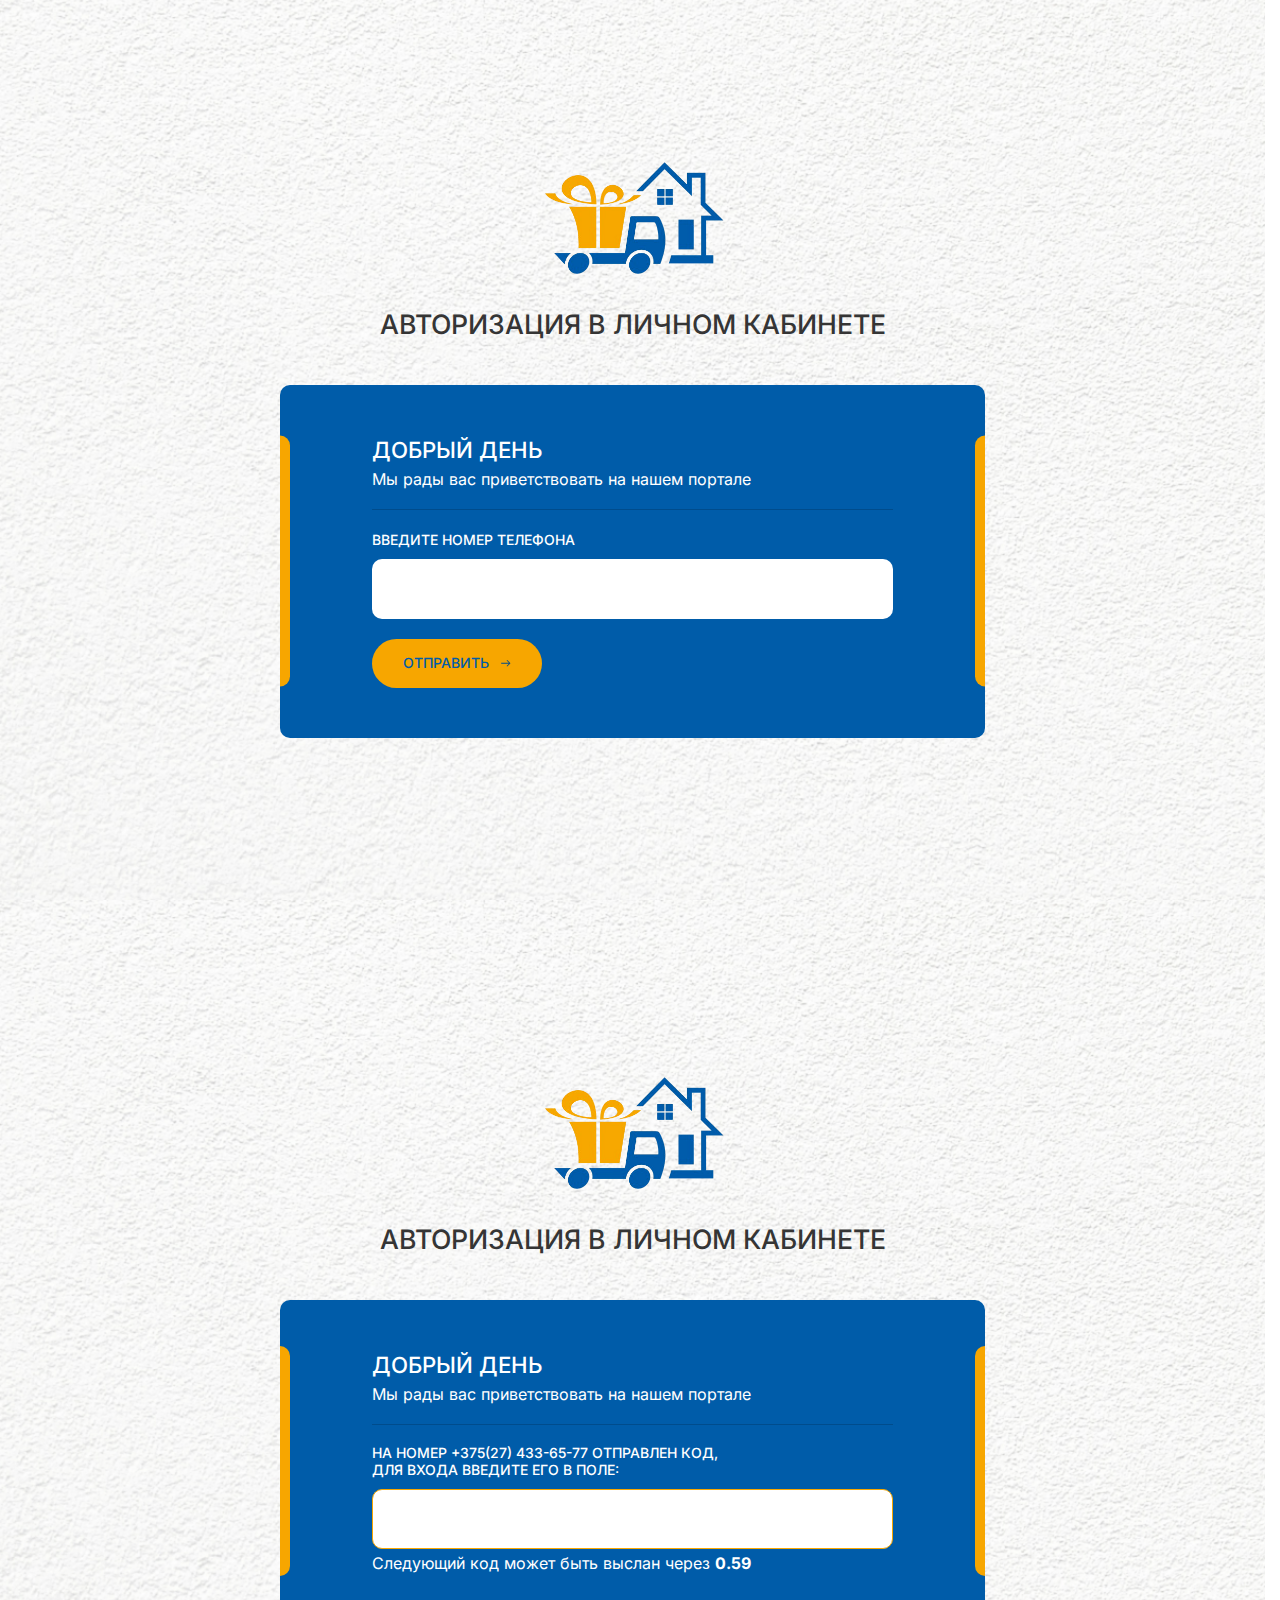
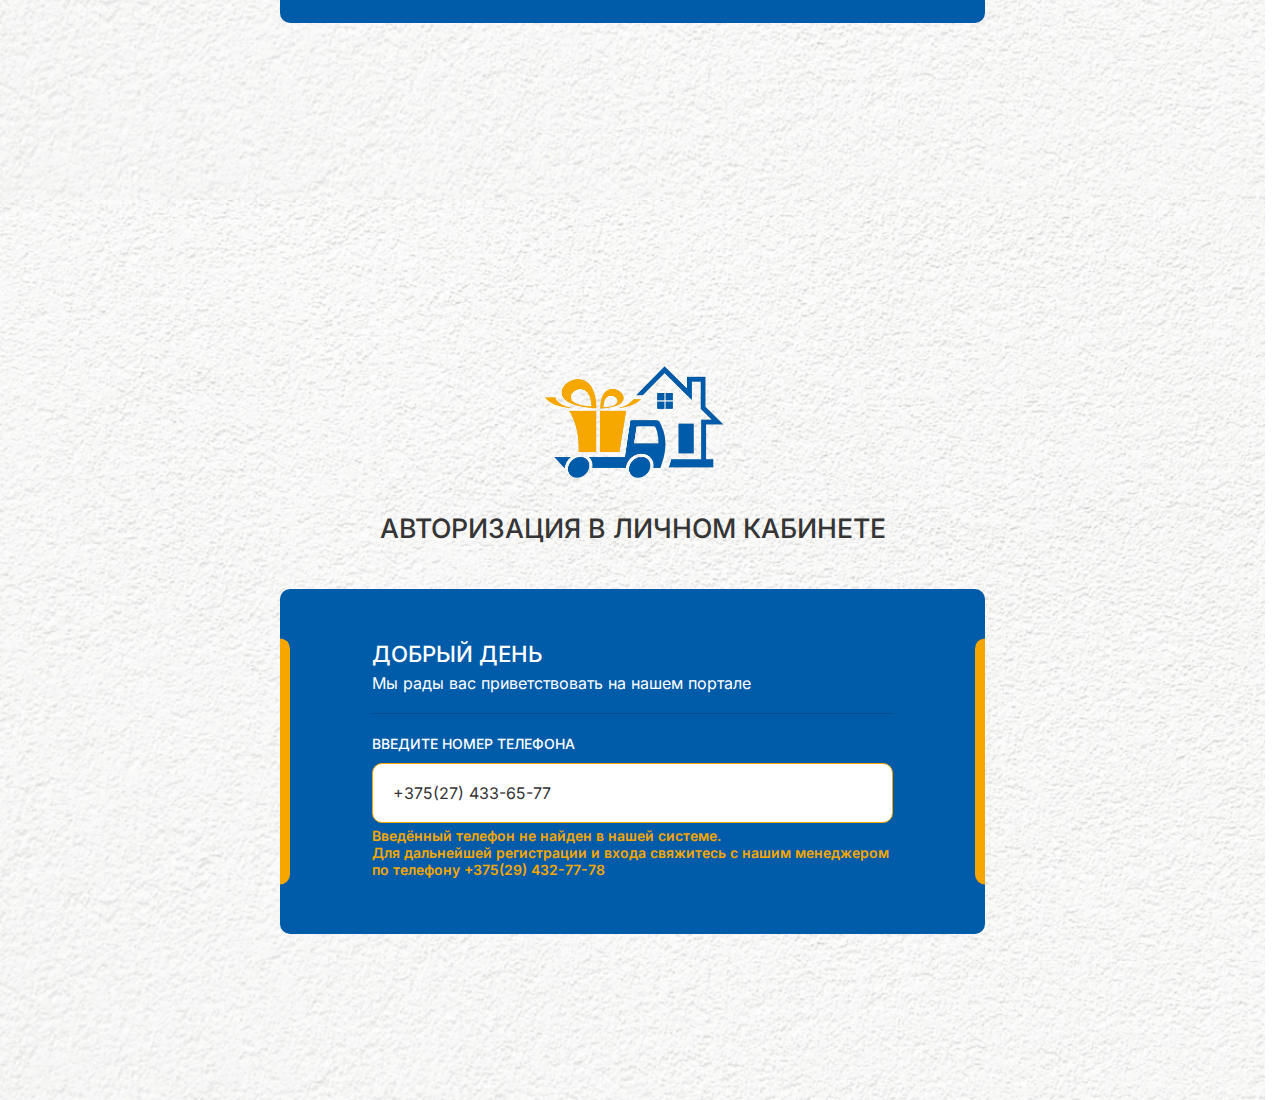
<file: index.html>
<!DOCTYPE html>

<head>
    <title>Title</title>
    <meta name="viewport" content="width=device-width, initial-scale=1, shrink-to-fit=no">
    <meta charset="utf-8">

    <link rel="stylesheet" href="assets/css/font.css">
    <link rel="stylesheet" href="assets/css/style.css">
</head>

<body>
    <!-- <header class="header">
        <div class="container">
            <div class="header__inner d-flex jc-sb al-center">
                <a href="/" class="logo">
                    <img src="assets/images/logo/logo.svg" title="" alt="" />
                </a>
            </div>
            <div class="profile-top  d-flex al-center">
                <div class="profile-top__name">
                    Иванов Иван / ООО Первый плюс
                </div>
                <div class="profile-top__exit-btn">
                    Exit
                </div>
            </div>
        </div>
    </header> -->

    <main class="authorization-page">
        <div class="authorization-container">
            <div class="authorization-container__logo">
                <a href="/">
                    <img src="assets/images/logo/logo.svg" title="" alt="" />
                </a>
            </div>
            <h1 class="authorization-page__title page-title">
                Авторизация в Личном кабинете
            </h1>
            <div class="authorization-form__wrap">
                <form name="authorization-form" class="authorization-form">
                    <div class="authorization-form__title">
                        Добрый день
                    </div>
                    <div class="authorization-form__text">
                        Мы рады вас приветствовать на нашем портале
                    </div>
                    <div class="input-item">
                        <span class="input-item__label">Введите номер телефона</span>
                        <input type="text" class="input-item__input" name="phone-authorization" value=""
                            placeholder="">
                        <span class="input-item__error"></span>
                    </div>
                    <button class="authorization-form__btn btn">
                        Отправить     
                        <svg>
                            <use xlink:href="#arrow-right"></use>
                        </svg>
                    </button>
                </form>
            </div>
        </div>
    </main>
    

    <main class="authorization-page">
        <div class="authorization-container">
            <div class="authorization-container__logo">
                <a href="/">
                    <img src="assets/images/logo/logo.svg" title="" alt="" />
                </a>
            </div>
            <h1 class="authorization-page__title page-title">
                Авторизация в Личном кабинете
            </h1>
            <div class="authorization-form__wrap">
                <form name="authorization-form" class="authorization-form">
                    <div class="authorization-form__title">
                        Добрый день
                    </div>
                    <div class="authorization-form__text">
                        Мы рады вас приветствовать на нашем портале
                    </div>
                    <div class="input-item error">
                        <span class="input-item__label">На номер <span>+375(27) 433-65-77</span> отправлен код, 
                            для входа введите его в поле: </span>
                        <input type="text" class="input-item__input" name="code-authorization" value=""
                            placeholder="">
                        <div class="authorization-form__info">Следующий код может быть выслан через <span>0.59</span></div>
                    </div>
                </form>
            </div>
        </div>
    </main>



    <main class="authorization-page">
        <div class="authorization-container">
            <div class="authorization-container__logo">
                <a href="/">
                    <img src="assets/images/logo/logo.svg" title="" alt="" />
                </a>
            </div>
            <h1 class="authorization-page__title page-title">
                Авторизация в Личном кабинете
            </h1>
            <div class="authorization-form__wrap">
                <form name="authorization-form" class="authorization-form">
                    <div class="authorization-form__title">
                        Добрый день
                    </div>
                    <div class="authorization-form__text">
                        Мы рады вас приветствовать на нашем портале
                    </div>
                    <div class="input-item error">
                        <span class="input-item__label">Введите номер телефона</span>
                        <input type="text" class="input-item__input" name="phone-authorization" value=""
                            placeholder="+375(27) 433-65-77">
                        <span class="input-item__error" style="display: block;">Введённый телефон не найден в нашей системе. <br>
                            Для дальнейшей регистрации и входа свяжитесь с нашим 
                            менеджером по телефону <span>+375(29) 432-77-78</span></span>
                    </div>
                </form>
            </div>
        </div>
    </main>


    

    
    <svg width="0" height="0" display="none">
        <symbol xmlns="http://www.w3.org/2000/svg" viewBox="0 0 11 8" id="arrow-right">
            <path fill-rule="evenodd" clip-rule="evenodd"
                d="M7.17157 0.146447L10.3536 3.32843C10.5488 3.52369 10.5488 3.84027 10.3536 4.03553L7.17157 7.21752C6.97631 7.41278 6.65973 7.41278 6.46447 7.21752C6.2692 7.02225 6.2692 6.70567 6.46447 6.51041L8.79289 4.18198L-3.656e-07 4.18198L-2.78178e-07 3.18198L8.79289 3.18198L6.46447 0.853554C6.2692 0.658292 6.2692 0.341709 6.46447 0.146447C6.65973 -0.048815 6.97631 -0.0488149 7.17157 0.146447Z" />
        </symbol>

        <symbol xmlns="http://www.w3.org/2000/svg" viewBox="0 0 25 25 " id="profile">
            <path fill-rule="evenodd" clip-rule="evenodd"
                d="M12.5001 4C10.4056 4 8.71883 5.6851 8.71883 7.75C8.71883 9.8149 10.4056 11.5 12.5001 11.5C14.5946 11.5 16.2813 9.8149 16.2813 7.75C16.2813 5.6851 14.5946 4 12.5001 4ZM6.71883 7.75C6.71883 4.56819 9.31338 2 12.5001 2C15.6868 2 18.2813 4.56819 18.2813 7.75C18.2813 10.9318 15.6868 13.5 12.5001 13.5C9.31338 13.5 6.71883 10.9318 6.71883 7.75ZM9.66697 15.1944C9.72507 15.1944 9.78402 15.1944 9.84383 15.1944H15.1563C15.2161 15.1944 15.2751 15.1944 15.3332 15.1944C16.645 15.194 17.5254 15.1937 18.2723 15.4188C19.9483 15.9239 21.2633 17.228 21.7735 18.899C22.0009 19.6437 22.0006 20.5211 22.0001 21.8223C22.0001 21.8807 22.0001 21.9399 22.0001 22C22.0001 22.5523 21.5524 23 21.0001 23C20.4478 23 20.0001 22.5523 20.0001 22C20.0001 20.4537 19.9891 19.9036 19.8607 19.483C19.5468 18.4551 18.7359 17.6473 17.6952 17.3337C17.2687 17.2052 16.7114 17.1944 15.1563 17.1944H9.84383C8.28871 17.1944 7.73147 17.2052 7.30491 17.3337C6.26427 17.6473 5.45335 18.4551 5.13949 19.483C5.01106 19.9036 5.00008 20.4537 5.00008 22C5.00008 22.5523 4.55236 23 4.00008 23C3.44779 23 3.00008 22.5523 3.00008 22C3.00008 21.9399 3.00006 21.8807 3.00004 21.8223C2.99959 20.5211 2.99929 19.6437 3.22668 18.899C3.73689 17.228 5.05185 15.9239 6.72782 15.4188C7.47475 15.1937 8.35513 15.194 9.66697 15.1944Z" />
        </symbol>

        <symbol xmlns="http://www.w3.org/2000/svg" viewBox="0 0 25 25 " id="orders">
            <path fill-rule="evenodd" clip-rule="evenodd"
                d="M6.73861 1.99987C6.75961 1.99993 6.78012 2 6.80007 2H17.2001C17.22 2 17.2405 1.99993 17.2615 1.99987C17.4884 1.99915 17.7739 1.99825 18.0493 2.07689C18.2878 2.14499 18.5115 2.25685 18.709 2.40675C18.9372 2.57986 19.1077 2.80882 19.2433 2.99075C19.2558 3.00759 19.2681 3.02404 19.2801 3.04L20.861 5.14794C20.8752 5.16688 20.8895 5.18588 20.9037 5.2049L21.1601 5.54666C21.1736 5.56468 21.187 5.58253 21.2003 5.60024C21.3984 5.86399 21.5732 6.09667 21.7008 6.36055C21.813 6.5926 21.8949 6.83814 21.9443 7.0911C22.0006 7.37877 22.0004 7.66978 22.0001 7.99964C22.0001 8.0218 22.0001 8.04414 22.0001 8.06666V19.8386C22.0001 20.3657 22.0001 20.8205 21.9695 21.195C21.9372 21.5904 21.8659 21.9836 21.6731 22.362C21.3855 22.9265 20.9265 23.3854 20.362 23.673C19.9837 23.8658 19.5904 23.9371 19.1951 23.9694C18.8205 24 18.3658 24 17.8386 24L6.1615 24C5.63436 24 5.17961 24 4.80504 23.9694C4.40969 23.9371 4.01647 23.8658 3.63809 23.673C3.07361 23.3854 2.61467 22.9265 2.32705 22.362C2.13425 21.9836 2.06294 21.5904 2.03064 21.195C2.00003 20.8205 2.00005 20.3657 2.00007 19.8385L2.00007 8.06666C2.00007 8.04414 2.00005 8.0218 2.00003 7.99964C1.99978 7.66978 1.99956 7.37877 2.0558 7.0911C2.10525 6.83813 2.18709 6.59259 2.29931 6.36055C2.42693 6.09667 2.60171 5.864 2.79983 5.60026C2.81314 5.58254 2.82655 5.56468 2.84007 5.54666L3.09707 5.20399C3.1111 5.18527 3.12513 5.16656 3.13912 5.14792C3.1454 5.13955 3.15166 5.1312 3.15792 5.12286C3.15863 5.12191 3.15935 5.12095 3.16007 5.12L4.72007 3.04C4.73203 3.02404 4.74429 3.0076 4.75684 2.99075C4.89239 2.80882 5.06298 2.57986 5.29112 2.40675C5.48867 2.25685 5.71238 2.14499 5.95084 2.07689C6.22621 1.99825 6.51173 1.99915 6.73861 1.99987ZM6.32007 4.24L5.00007 6H19.0001L17.6801 4.24C17.5859 4.11448 17.5381 4.05129 17.5012 4.00715C17.5002 4.00593 17.4992 4.00476 17.4982 4.00364C17.4968 4.00356 17.4953 4.00347 17.4937 4.00339C17.4362 4.00032 17.357 4 17.2001 4H6.80007C6.64317 4 6.56394 4.00032 6.50647 4.00339C6.50488 4.00347 6.50335 4.00356 6.50189 4.00364C6.50094 4.00476 6.49996 4.00593 6.49894 4.00715C6.462 4.05129 6.4142 4.11448 6.32007 4.24ZM20 7.98921C19.8267 8.00008 19.6284 8.00004 19.435 8L4.60007 8C4.58845 8 4.57682 8 4.56516 8C4.37173 8.00004 4.17348 8.00008 4.00012 7.98921C4.00008 8.01372 4.00007 8.03951 4.00007 8.06666L4.00007 19.8C4.00007 20.3765 4.00084 20.7488 4.02399 21.0322C4.04619 21.3038 4.08387 21.4045 4.10906 21.454C4.20493 21.6421 4.35791 21.7951 4.54608 21.891C4.59552 21.9162 4.69624 21.9539 4.9679 21.9761C5.25124 21.9992 5.62351 22 6.20007 22L17.8001 22C18.3766 22 18.7489 21.9992 19.0322 21.9761C19.3039 21.9539 19.4046 21.9162 19.4541 21.891C19.6422 21.7951 19.7952 21.6421 19.8911 21.454C19.9163 21.4045 19.9539 21.3038 19.9761 21.0322C19.9993 20.7488 20.0001 20.3765 20.0001 19.8V8.06666C20.0001 8.03951 20 8.01372 20 7.98921ZM8.00007 10C8.55235 10 9.00007 10.4477 9.00007 11C9.00007 11.7956 9.31614 12.5587 9.87875 13.1213C10.4414 13.6839 11.2044 14 12.0001 14C12.7957 14 13.5588 13.6839 14.1214 13.1213C14.684 12.5587 15.0001 11.7956 15.0001 11C15.0001 10.4477 15.4478 10 16.0001 10C16.5524 10 17.0001 10.4477 17.0001 11C17.0001 12.3261 16.4733 13.5978 15.5356 14.5355C14.5979 15.4732 13.3261 16 12.0001 16C10.674 16 9.40221 15.4732 8.46453 14.5355C7.52685 13.5978 7.00007 12.3261 7.00007 11C7.00007 10.4477 7.44778 10 8.00007 10Z" />
        </symbol>

        <symbol xmlns="http://www.w3.org/2000/svg" viewBox="0 0 25 25 " id="calculator">
            <path
                d="M20.1667 1H4.83333C2.71963 1 1 2.71963 1 4.83333V20.1667C1 22.2804 2.71963 24 4.83333 24H20.1667C22.2804 24 24 22.2804 24 20.1667V4.83333C24 2.71963 22.2804 1 20.1667 1ZM22.4667 4.83333V11.7333H13.2667V2.53333H20.1667C21.4347 2.53333 22.4667 3.56527 22.4667 4.83333ZM4.83333 2.53333H11.7333V11.7333H2.53333V4.83333C2.53333 3.56527 3.56527 2.53333 4.83333 2.53333ZM2.53333 20.1667V13.2667H11.7333V22.4667H4.83333C3.56527 22.4667 2.53333 21.4347 2.53333 20.1667ZM20.1667 22.4667H13.2667V13.2667H22.4667V20.1667C22.4667 21.4347 21.4347 22.4667 20.1667 22.4667Z" />
            <path
                d="M4.83332 7.90001H6.36665V9.43335C6.36665 9.63668 6.44742 9.83168 6.5912 9.97546C6.73498 10.1192 6.92998 10.2 7.13332 10.2C7.33665 10.2 7.53165 10.1192 7.67543 9.97546C7.81921 9.83168 7.89998 9.63668 7.89998 9.43335V7.90001H9.43332C9.63665 7.90001 9.83165 7.81924 9.97543 7.67546C10.1192 7.53168 10.2 7.33668 10.2 7.13335C10.2 6.93001 10.1192 6.73501 9.97543 6.59123C9.83165 6.44745 9.63665 6.36668 9.43332 6.36668H7.89998V4.83335C7.89998 4.63001 7.81921 4.43501 7.67543 4.29123C7.53165 4.14745 7.33665 4.06668 7.13332 4.06668C6.92998 4.06668 6.73498 4.14745 6.5912 4.29123C6.44742 4.43501 6.36665 4.63001 6.36665 4.83335V6.36668H4.83332C4.62998 6.36668 4.43498 6.44745 4.2912 6.59123C4.14742 6.73501 4.06665 6.93001 4.06665 7.13335C4.06665 7.33668 4.14742 7.53168 4.2912 7.67546C4.43498 7.81924 4.62998 7.90001 4.83332 7.90001ZM15.5667 7.90001H20.1667C20.37 7.90001 20.565 7.81924 20.7088 7.67546C20.8525 7.53168 20.9333 7.33668 20.9333 7.13335C20.9333 6.93001 20.8525 6.73501 20.7088 6.59123C20.565 6.44745 20.37 6.36668 20.1667 6.36668H15.5667C15.3633 6.36668 15.1683 6.44745 15.0245 6.59123C14.8808 6.73501 14.8 6.93001 14.8 7.13335C14.8 7.33668 14.8808 7.53168 15.0245 7.67546C15.1683 7.81924 15.3633 7.90001 15.5667 7.90001ZM20.1667 18.6333H15.5667C15.3633 18.6333 15.1683 18.7141 15.0245 18.8579C14.8808 19.0017 14.8 19.1967 14.8 19.4C14.8 19.6033 14.8808 19.7984 15.0245 19.9421C15.1683 20.0859 15.3633 20.1667 15.5667 20.1667H20.1667C20.37 20.1667 20.565 20.0859 20.7088 19.9421C20.8525 19.7984 20.9333 19.6033 20.9333 19.4C20.9333 19.1967 20.8525 19.0017 20.7088 18.8579C20.565 18.7141 20.37 18.6333 20.1667 18.6333ZM20.1667 15.5667H15.5667C15.3633 15.5667 15.1683 15.6475 15.0245 15.7912C14.8808 15.935 14.8 16.13 14.8 16.3333C14.8 16.5367 14.8808 16.7317 15.0245 16.8755C15.1683 17.0192 15.3633 17.1 15.5667 17.1H20.1667C20.37 17.1 20.565 17.0192 20.7088 16.8755C20.8525 16.7317 20.9333 16.5367 20.9333 16.3333C20.9333 16.13 20.8525 15.935 20.7088 15.7912C20.565 15.6475 20.37 15.5667 20.1667 15.5667ZM8.21738 17.8667L9.30145 16.7826C9.37263 16.7114 9.42909 16.6269 9.46762 16.5339C9.50614 16.4409 9.52597 16.3412 9.52597 16.2406C9.52597 16.1399 9.50614 16.0402 9.46762 15.9472C9.42909 15.8542 9.37263 15.7697 9.30145 15.6985C9.23027 15.6274 9.14577 15.5709 9.05276 15.5324C8.95976 15.4939 8.86008 15.474 8.75942 15.474C8.65875 15.474 8.55907 15.4939 8.46607 15.5324C8.37307 15.5709 8.28856 15.6274 8.21738 15.6985L7.13332 16.7826L6.04925 15.6985C5.97807 15.6274 5.89357 15.5709 5.80056 15.5324C5.70756 15.4939 5.60788 15.474 5.50722 15.474C5.40655 15.474 5.30687 15.4939 5.21387 15.5324C5.12087 15.5709 5.03636 15.6274 4.96518 15.6985C4.894 15.7697 4.83754 15.8542 4.79902 15.9472C4.76049 16.0402 4.74067 16.1399 4.74067 16.2406C4.74067 16.3412 4.76049 16.4409 4.79902 16.5339C4.83754 16.6269 4.894 16.7114 4.96518 16.7826L6.04925 17.8667L4.96518 18.9515C4.894 19.0227 4.83754 19.1072 4.79902 19.2002C4.76049 19.2932 4.74067 19.3929 4.74067 19.4935C4.74067 19.5942 4.76049 19.6939 4.79902 19.7869C4.83754 19.8799 4.894 19.9644 4.96518 20.0356C5.03636 20.1068 5.12087 20.1632 5.21387 20.2017C5.30687 20.2403 5.40655 20.2601 5.50722 20.2601C5.60788 20.2601 5.70756 20.2403 5.80056 20.2017C5.89357 20.1632 5.97807 20.1068 6.04925 20.0356L7.13332 18.9515L8.21738 20.0356C8.28842 20.107 8.37287 20.1637 8.4659 20.2024C8.55892 20.2411 8.65867 20.261 8.75942 20.261C8.86016 20.261 8.95992 20.2411 9.05294 20.2024C9.14596 20.1637 9.23042 20.107 9.30145 20.0356C9.37271 19.9644 9.42924 19.88 9.46781 19.7869C9.50638 19.6939 9.52624 19.5942 9.52624 19.4935C9.52624 19.3929 9.50638 19.2932 9.46781 19.2001C9.42924 19.1071 9.37271 19.0227 9.30145 18.9515L8.21738 17.8667Z" />
        </symbol>

        <symbol xmlns="http://www.w3.org/2000/svg" viewBox="0 0 25 25 " id="news" fill="none">
            <path
                d="M22 8.11564V12.1156M10.25 5.61563H6.8C5.11984 5.61563 4.27976 5.61563 3.63803 5.94261C3.07354 6.23024 2.6146 6.68918 2.32698 7.25366C2 7.8954 2 8.73548 2 10.4156L2 11.6156C2 12.5475 2 13.0135 2.15224 13.381C2.35523 13.8711 2.74458 14.2604 3.23463 14.4634C3.60218 14.6156 4.06812 14.6156 5 14.6156V18.8656C5 19.0978 5 19.2139 5.00963 19.3117C5.10316 20.2612 5.85441 21.0125 6.80397 21.106C6.90175 21.1156 7.01783 21.1156 7.25 21.1156C7.48217 21.1156 7.59826 21.1156 7.69604 21.106C8.64559 21.0125 9.39685 20.2612 9.49037 19.3117C9.5 19.2139 9.5 19.0978 9.5 18.8656V14.6156H10.25C12.0164 14.6156 14.1772 15.5625 15.8443 16.4713C16.8168 17.0014 17.3031 17.2665 17.6216 17.2275C17.9169 17.1913 18.1402 17.0587 18.3133 16.8167C18.5 16.5558 18.5 16.0336 18.5 14.9893V5.24192C18.5 4.19763 18.5 3.67548 18.3133 3.41452C18.1402 3.17254 17.9169 3.03993 17.6216 3.00376C17.3031 2.96476 16.8168 3.22983 15.8443 3.75999C14.1772 4.66875 12.0164 5.61563 10.25 5.61563Z"
                stroke-width="2" stroke-linecap="round" stroke-linejoin="round" />

        </symbol>

        <symbol xmlns="http://www.w3.org/2000/svg" viewBox="0 0 11 11 " id="plus" fill="none">
            <path d="M4.58333 0H6.41667V11H4.58333V0Z" fill="#353535" />
            <path d="M11 4.58333V6.41667L0 6.41667L8.01372e-08 4.58333L11 4.58333Z" fill="#353535" />
        </symbol>

    </svg>

    <script src="https://ajax.googleapis.com/ajax/libs/jquery/2.2.0/jquery.min.js"></script>

    <script src="//api-maps.yandex.ru/2.0/?load=package.standard,package.geoObjects&lang=ru-RU"
        type="text/javascript"></script>
    <script type="text/javascript" src="assets/js/yandex-map.js"></script>
    <script type="text/javascript" src="libs/jquery.maskedinput.min.js"></script>

    <script type="text/javascript" src="assets/js/script.js"></script>

</body>

</html>
</file>
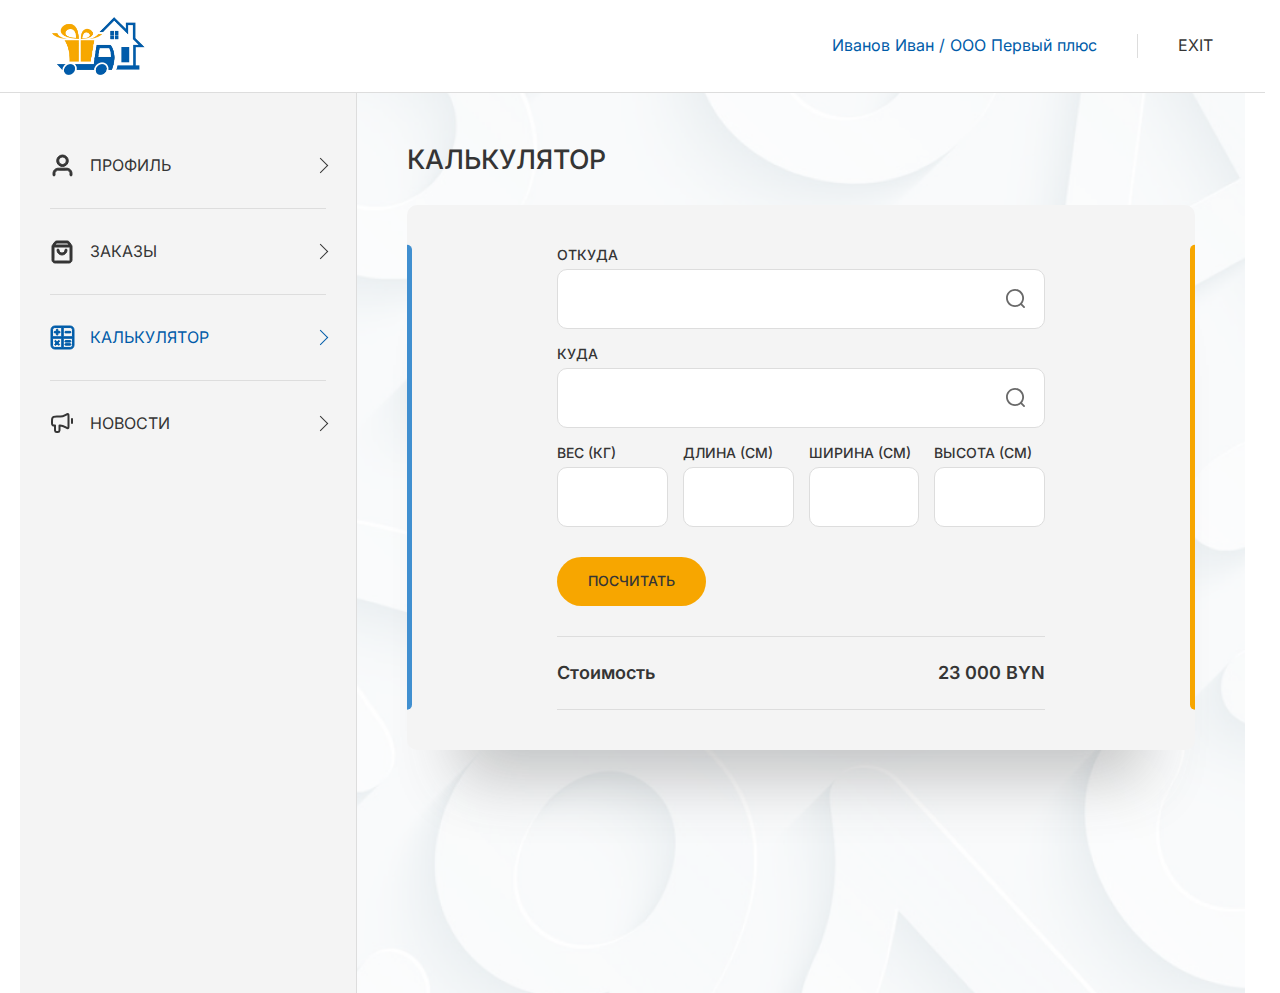
<file: calculator.html>
<!DOCTYPE html>

<head>
    <title>Title</title>
    <meta name="viewport" content="width=device-width, initial-scale=1, shrink-to-fit=no">
    <meta charset="utf-8">

    <link rel="stylesheet" href="assets/css/font.css">
    <link rel="stylesheet" href="assets/css/style.css">
</head>

<body>
    <header class="header">
        <div class="container">
            <div class="header__inner d-flex jc-sb al-center">
                <a href="/" class="logo">
                    <img src="assets/images/logo/logo.svg" title="" alt="" />
                </a>
                <div class="profile-top  d-flex al-center">
                    <div class="profile-top__name">
                        Иванов Иван / ООО Первый плюс
                    </div>
                    <div class="profile-top__exit-btn">
                        Exit
                    </div>
                </div>
            </div>
        </div>
    </header>

    <main class="calculator-page account-page">
        <div class="container">
            <div class="account-page__inner d-flex">
                <div class="profile-left">
                    <nav class="profile-menu-wrap">
                        <ul class="profile-menu">
                            <li class="profile-menu__item profile-menu__item--profile">
                                <a href="profile.html"><svg>
                                        <use xlink:href="#profile"></use>
                                    </svg>
                                    Профиль
                                </a>
                            </li>
                            <li class="profile-menu__item profile-menu__item--orders">
                                <a href="orders.html"><svg>
                                        <use xlink:href="#orders"></use>
                                    </svg>
                                    Заказы
                                </a>
                            </li>
                            <li class="profile-menu__item profile-menu__item--calculator active">
                                <a href="calculator.html"><svg>
                                        <use xlink:href="#calculator"></use>
                                    </svg>
                                    Калькулятор
                                </a>
                            </li>
                            <li class="profile-menu__item profile-menu__item--news">
                                <a href="news.html"><svg>
                                        <use xlink:href="#news"></use>
                                    </svg>
                                    Новости
                                </a>
                            </li>
                        </ul>
                    </nav>
                </div>
                <div class="profile-right">
                    <div class="calculator-content">
                        <div class="page-title">
                            Калькулятор
                        </div>
                        <div class="profile-block">
                            <form class="calculator" name="calculator">
                                <div class="calculator__inner">
                                    <label class="input-item with-search">
                                        <span class="input-item__label">Откуда</span>
                                        <input type="search" class="input-item__input" name="search-from">
                                    </label>
                                    <label class="input-item with-search">
                                        <span class="input-item__label">Куда</span>
                                        <input type="search" class="input-item__input" name="search-where">
                                    </label>
                                    <!-- <div class="select-wrap select-wrap--with-search">
                                        <span class="input-item__label">Откуда</span>
                                        <input type="hidden" name="manager" id="" value="">
                                        <select name="name" class="select">
                                            <option disabled></option>
                                            <option>Минск</option>
                                            <option>Брест</option>
                                        </select>
                                    </div>
                                    <div class="select-wrap select-wrap--with-search">
                                        <span class="input-item__label">Куда</span>
                                        <input type="hidden" name="manager" id="" value="">
                                        <select name="name" class="select">
                                            <option disabled></option>
                                            <option>Минск</option>
                                            <option>Брест</option>
                                        </select>
                                    </div> -->
                                    <label class="input-item col-100-xs">
                                        <span class="input-item__label">Вес <span>(кг)</span></span>
                                        <input type="number" class="input-item__input" name="selsovet-weigth" value=""
                                            placeholder="">
                                    </label>
                                    <label class="input-item col-100-xs">
                                        <span class="input-item__label">Длина <span>(см)</span></span>
                                        <input type="number" class="input-item__input" name="selsovet-lenght" value=""
                                            placeholder="">
                                    </label>
                                    <label class="input-item col-100-xs">
                                        <span class="input-item__label">Ширина <span>(см)</span></span>
                                        <input type="number" class="input-item__input" name="selsovet-width" value=""
                                            placeholder="">
                                    </label>
                                    <label class="input-item col-100-xs">
                                        <span class="input-item__label">Высота <span>(см)</span></span>
                                        <input type="number" class="input-item__input" name="selsovet-height" value=""
                                            placeholder="">
                                    </label>
                                </div>
                                <button class="form-btn btn">
                                    Посчитать
                                </button>
                                <div class="form-cost">
                                    <div class="form-cost__title">
                                        Стоимость
                                    </div>
                                    <div class="form-cost__num">
                                        23 000 BYN
                                    </div>
                                </div>
                            </form>
                        </div>
                    </div>
                </div>
            </div>
        </div>
    </main>


    <svg width="0" height="0" display="none">
        <symbol xmlns="http://www.w3.org/2000/svg" viewBox="0 0 11 8" id="arrow-right">
            <path fill-rule="evenodd" clip-rule="evenodd"
                d="M7.17157 0.146447L10.3536 3.32843C10.5488 3.52369 10.5488 3.84027 10.3536 4.03553L7.17157 7.21752C6.97631 7.41278 6.65973 7.41278 6.46447 7.21752C6.2692 7.02225 6.2692 6.70567 6.46447 6.51041L8.79289 4.18198L-3.656e-07 4.18198L-2.78178e-07 3.18198L8.79289 3.18198L6.46447 0.853554C6.2692 0.658292 6.2692 0.341709 6.46447 0.146447C6.65973 -0.048815 6.97631 -0.0488149 7.17157 0.146447Z" />
        </symbol>

        <symbol xmlns="http://www.w3.org/2000/svg" viewBox="0 0 25 25 " id="profile">
            <path fill-rule="evenodd" clip-rule="evenodd"
                d="M12.5001 4C10.4056 4 8.71883 5.6851 8.71883 7.75C8.71883 9.8149 10.4056 11.5 12.5001 11.5C14.5946 11.5 16.2813 9.8149 16.2813 7.75C16.2813 5.6851 14.5946 4 12.5001 4ZM6.71883 7.75C6.71883 4.56819 9.31338 2 12.5001 2C15.6868 2 18.2813 4.56819 18.2813 7.75C18.2813 10.9318 15.6868 13.5 12.5001 13.5C9.31338 13.5 6.71883 10.9318 6.71883 7.75ZM9.66697 15.1944C9.72507 15.1944 9.78402 15.1944 9.84383 15.1944H15.1563C15.2161 15.1944 15.2751 15.1944 15.3332 15.1944C16.645 15.194 17.5254 15.1937 18.2723 15.4188C19.9483 15.9239 21.2633 17.228 21.7735 18.899C22.0009 19.6437 22.0006 20.5211 22.0001 21.8223C22.0001 21.8807 22.0001 21.9399 22.0001 22C22.0001 22.5523 21.5524 23 21.0001 23C20.4478 23 20.0001 22.5523 20.0001 22C20.0001 20.4537 19.9891 19.9036 19.8607 19.483C19.5468 18.4551 18.7359 17.6473 17.6952 17.3337C17.2687 17.2052 16.7114 17.1944 15.1563 17.1944H9.84383C8.28871 17.1944 7.73147 17.2052 7.30491 17.3337C6.26427 17.6473 5.45335 18.4551 5.13949 19.483C5.01106 19.9036 5.00008 20.4537 5.00008 22C5.00008 22.5523 4.55236 23 4.00008 23C3.44779 23 3.00008 22.5523 3.00008 22C3.00008 21.9399 3.00006 21.8807 3.00004 21.8223C2.99959 20.5211 2.99929 19.6437 3.22668 18.899C3.73689 17.228 5.05185 15.9239 6.72782 15.4188C7.47475 15.1937 8.35513 15.194 9.66697 15.1944Z" />
        </symbol>

        <symbol xmlns="http://www.w3.org/2000/svg" viewBox="0 0 25 25 " id="orders">
            <path fill-rule="evenodd" clip-rule="evenodd"
                d="M6.73861 1.99987C6.75961 1.99993 6.78012 2 6.80007 2H17.2001C17.22 2 17.2405 1.99993 17.2615 1.99987C17.4884 1.99915 17.7739 1.99825 18.0493 2.07689C18.2878 2.14499 18.5115 2.25685 18.709 2.40675C18.9372 2.57986 19.1077 2.80882 19.2433 2.99075C19.2558 3.00759 19.2681 3.02404 19.2801 3.04L20.861 5.14794C20.8752 5.16688 20.8895 5.18588 20.9037 5.2049L21.1601 5.54666C21.1736 5.56468 21.187 5.58253 21.2003 5.60024C21.3984 5.86399 21.5732 6.09667 21.7008 6.36055C21.813 6.5926 21.8949 6.83814 21.9443 7.0911C22.0006 7.37877 22.0004 7.66978 22.0001 7.99964C22.0001 8.0218 22.0001 8.04414 22.0001 8.06666V19.8386C22.0001 20.3657 22.0001 20.8205 21.9695 21.195C21.9372 21.5904 21.8659 21.9836 21.6731 22.362C21.3855 22.9265 20.9265 23.3854 20.362 23.673C19.9837 23.8658 19.5904 23.9371 19.1951 23.9694C18.8205 24 18.3658 24 17.8386 24L6.1615 24C5.63436 24 5.17961 24 4.80504 23.9694C4.40969 23.9371 4.01647 23.8658 3.63809 23.673C3.07361 23.3854 2.61467 22.9265 2.32705 22.362C2.13425 21.9836 2.06294 21.5904 2.03064 21.195C2.00003 20.8205 2.00005 20.3657 2.00007 19.8385L2.00007 8.06666C2.00007 8.04414 2.00005 8.0218 2.00003 7.99964C1.99978 7.66978 1.99956 7.37877 2.0558 7.0911C2.10525 6.83813 2.18709 6.59259 2.29931 6.36055C2.42693 6.09667 2.60171 5.864 2.79983 5.60026C2.81314 5.58254 2.82655 5.56468 2.84007 5.54666L3.09707 5.20399C3.1111 5.18527 3.12513 5.16656 3.13912 5.14792C3.1454 5.13955 3.15166 5.1312 3.15792 5.12286C3.15863 5.12191 3.15935 5.12095 3.16007 5.12L4.72007 3.04C4.73203 3.02404 4.74429 3.0076 4.75684 2.99075C4.89239 2.80882 5.06298 2.57986 5.29112 2.40675C5.48867 2.25685 5.71238 2.14499 5.95084 2.07689C6.22621 1.99825 6.51173 1.99915 6.73861 1.99987ZM6.32007 4.24L5.00007 6H19.0001L17.6801 4.24C17.5859 4.11448 17.5381 4.05129 17.5012 4.00715C17.5002 4.00593 17.4992 4.00476 17.4982 4.00364C17.4968 4.00356 17.4953 4.00347 17.4937 4.00339C17.4362 4.00032 17.357 4 17.2001 4H6.80007C6.64317 4 6.56394 4.00032 6.50647 4.00339C6.50488 4.00347 6.50335 4.00356 6.50189 4.00364C6.50094 4.00476 6.49996 4.00593 6.49894 4.00715C6.462 4.05129 6.4142 4.11448 6.32007 4.24ZM20 7.98921C19.8267 8.00008 19.6284 8.00004 19.435 8L4.60007 8C4.58845 8 4.57682 8 4.56516 8C4.37173 8.00004 4.17348 8.00008 4.00012 7.98921C4.00008 8.01372 4.00007 8.03951 4.00007 8.06666L4.00007 19.8C4.00007 20.3765 4.00084 20.7488 4.02399 21.0322C4.04619 21.3038 4.08387 21.4045 4.10906 21.454C4.20493 21.6421 4.35791 21.7951 4.54608 21.891C4.59552 21.9162 4.69624 21.9539 4.9679 21.9761C5.25124 21.9992 5.62351 22 6.20007 22L17.8001 22C18.3766 22 18.7489 21.9992 19.0322 21.9761C19.3039 21.9539 19.4046 21.9162 19.4541 21.891C19.6422 21.7951 19.7952 21.6421 19.8911 21.454C19.9163 21.4045 19.9539 21.3038 19.9761 21.0322C19.9993 20.7488 20.0001 20.3765 20.0001 19.8V8.06666C20.0001 8.03951 20 8.01372 20 7.98921ZM8.00007 10C8.55235 10 9.00007 10.4477 9.00007 11C9.00007 11.7956 9.31614 12.5587 9.87875 13.1213C10.4414 13.6839 11.2044 14 12.0001 14C12.7957 14 13.5588 13.6839 14.1214 13.1213C14.684 12.5587 15.0001 11.7956 15.0001 11C15.0001 10.4477 15.4478 10 16.0001 10C16.5524 10 17.0001 10.4477 17.0001 11C17.0001 12.3261 16.4733 13.5978 15.5356 14.5355C14.5979 15.4732 13.3261 16 12.0001 16C10.674 16 9.40221 15.4732 8.46453 14.5355C7.52685 13.5978 7.00007 12.3261 7.00007 11C7.00007 10.4477 7.44778 10 8.00007 10Z" />
        </symbol>

        <symbol xmlns="http://www.w3.org/2000/svg" viewBox="0 0 25 25 " id="calculator">
            <path
                d="M20.1667 1H4.83333C2.71963 1 1 2.71963 1 4.83333V20.1667C1 22.2804 2.71963 24 4.83333 24H20.1667C22.2804 24 24 22.2804 24 20.1667V4.83333C24 2.71963 22.2804 1 20.1667 1ZM22.4667 4.83333V11.7333H13.2667V2.53333H20.1667C21.4347 2.53333 22.4667 3.56527 22.4667 4.83333ZM4.83333 2.53333H11.7333V11.7333H2.53333V4.83333C2.53333 3.56527 3.56527 2.53333 4.83333 2.53333ZM2.53333 20.1667V13.2667H11.7333V22.4667H4.83333C3.56527 22.4667 2.53333 21.4347 2.53333 20.1667ZM20.1667 22.4667H13.2667V13.2667H22.4667V20.1667C22.4667 21.4347 21.4347 22.4667 20.1667 22.4667Z" />
            <path
                d="M4.83332 7.90001H6.36665V9.43335C6.36665 9.63668 6.44742 9.83168 6.5912 9.97546C6.73498 10.1192 6.92998 10.2 7.13332 10.2C7.33665 10.2 7.53165 10.1192 7.67543 9.97546C7.81921 9.83168 7.89998 9.63668 7.89998 9.43335V7.90001H9.43332C9.63665 7.90001 9.83165 7.81924 9.97543 7.67546C10.1192 7.53168 10.2 7.33668 10.2 7.13335C10.2 6.93001 10.1192 6.73501 9.97543 6.59123C9.83165 6.44745 9.63665 6.36668 9.43332 6.36668H7.89998V4.83335C7.89998 4.63001 7.81921 4.43501 7.67543 4.29123C7.53165 4.14745 7.33665 4.06668 7.13332 4.06668C6.92998 4.06668 6.73498 4.14745 6.5912 4.29123C6.44742 4.43501 6.36665 4.63001 6.36665 4.83335V6.36668H4.83332C4.62998 6.36668 4.43498 6.44745 4.2912 6.59123C4.14742 6.73501 4.06665 6.93001 4.06665 7.13335C4.06665 7.33668 4.14742 7.53168 4.2912 7.67546C4.43498 7.81924 4.62998 7.90001 4.83332 7.90001ZM15.5667 7.90001H20.1667C20.37 7.90001 20.565 7.81924 20.7088 7.67546C20.8525 7.53168 20.9333 7.33668 20.9333 7.13335C20.9333 6.93001 20.8525 6.73501 20.7088 6.59123C20.565 6.44745 20.37 6.36668 20.1667 6.36668H15.5667C15.3633 6.36668 15.1683 6.44745 15.0245 6.59123C14.8808 6.73501 14.8 6.93001 14.8 7.13335C14.8 7.33668 14.8808 7.53168 15.0245 7.67546C15.1683 7.81924 15.3633 7.90001 15.5667 7.90001ZM20.1667 18.6333H15.5667C15.3633 18.6333 15.1683 18.7141 15.0245 18.8579C14.8808 19.0017 14.8 19.1967 14.8 19.4C14.8 19.6033 14.8808 19.7984 15.0245 19.9421C15.1683 20.0859 15.3633 20.1667 15.5667 20.1667H20.1667C20.37 20.1667 20.565 20.0859 20.7088 19.9421C20.8525 19.7984 20.9333 19.6033 20.9333 19.4C20.9333 19.1967 20.8525 19.0017 20.7088 18.8579C20.565 18.7141 20.37 18.6333 20.1667 18.6333ZM20.1667 15.5667H15.5667C15.3633 15.5667 15.1683 15.6475 15.0245 15.7912C14.8808 15.935 14.8 16.13 14.8 16.3333C14.8 16.5367 14.8808 16.7317 15.0245 16.8755C15.1683 17.0192 15.3633 17.1 15.5667 17.1H20.1667C20.37 17.1 20.565 17.0192 20.7088 16.8755C20.8525 16.7317 20.9333 16.5367 20.9333 16.3333C20.9333 16.13 20.8525 15.935 20.7088 15.7912C20.565 15.6475 20.37 15.5667 20.1667 15.5667ZM8.21738 17.8667L9.30145 16.7826C9.37263 16.7114 9.42909 16.6269 9.46762 16.5339C9.50614 16.4409 9.52597 16.3412 9.52597 16.2406C9.52597 16.1399 9.50614 16.0402 9.46762 15.9472C9.42909 15.8542 9.37263 15.7697 9.30145 15.6985C9.23027 15.6274 9.14577 15.5709 9.05276 15.5324C8.95976 15.4939 8.86008 15.474 8.75942 15.474C8.65875 15.474 8.55907 15.4939 8.46607 15.5324C8.37307 15.5709 8.28856 15.6274 8.21738 15.6985L7.13332 16.7826L6.04925 15.6985C5.97807 15.6274 5.89357 15.5709 5.80056 15.5324C5.70756 15.4939 5.60788 15.474 5.50722 15.474C5.40655 15.474 5.30687 15.4939 5.21387 15.5324C5.12087 15.5709 5.03636 15.6274 4.96518 15.6985C4.894 15.7697 4.83754 15.8542 4.79902 15.9472C4.76049 16.0402 4.74067 16.1399 4.74067 16.2406C4.74067 16.3412 4.76049 16.4409 4.79902 16.5339C4.83754 16.6269 4.894 16.7114 4.96518 16.7826L6.04925 17.8667L4.96518 18.9515C4.894 19.0227 4.83754 19.1072 4.79902 19.2002C4.76049 19.2932 4.74067 19.3929 4.74067 19.4935C4.74067 19.5942 4.76049 19.6939 4.79902 19.7869C4.83754 19.8799 4.894 19.9644 4.96518 20.0356C5.03636 20.1068 5.12087 20.1632 5.21387 20.2017C5.30687 20.2403 5.40655 20.2601 5.50722 20.2601C5.60788 20.2601 5.70756 20.2403 5.80056 20.2017C5.89357 20.1632 5.97807 20.1068 6.04925 20.0356L7.13332 18.9515L8.21738 20.0356C8.28842 20.107 8.37287 20.1637 8.4659 20.2024C8.55892 20.2411 8.65867 20.261 8.75942 20.261C8.86016 20.261 8.95992 20.2411 9.05294 20.2024C9.14596 20.1637 9.23042 20.107 9.30145 20.0356C9.37271 19.9644 9.42924 19.88 9.46781 19.7869C9.50638 19.6939 9.52624 19.5942 9.52624 19.4935C9.52624 19.3929 9.50638 19.2932 9.46781 19.2001C9.42924 19.1071 9.37271 19.0227 9.30145 18.9515L8.21738 17.8667Z" />
        </symbol>

        <symbol xmlns="http://www.w3.org/2000/svg" viewBox="0 0 25 25 " id="news" fill="none">
            <path
                d="M22 8.11564V12.1156M10.25 5.61563H6.8C5.11984 5.61563 4.27976 5.61563 3.63803 5.94261C3.07354 6.23024 2.6146 6.68918 2.32698 7.25366C2 7.8954 2 8.73548 2 10.4156L2 11.6156C2 12.5475 2 13.0135 2.15224 13.381C2.35523 13.8711 2.74458 14.2604 3.23463 14.4634C3.60218 14.6156 4.06812 14.6156 5 14.6156V18.8656C5 19.0978 5 19.2139 5.00963 19.3117C5.10316 20.2612 5.85441 21.0125 6.80397 21.106C6.90175 21.1156 7.01783 21.1156 7.25 21.1156C7.48217 21.1156 7.59826 21.1156 7.69604 21.106C8.64559 21.0125 9.39685 20.2612 9.49037 19.3117C9.5 19.2139 9.5 19.0978 9.5 18.8656V14.6156H10.25C12.0164 14.6156 14.1772 15.5625 15.8443 16.4713C16.8168 17.0014 17.3031 17.2665 17.6216 17.2275C17.9169 17.1913 18.1402 17.0587 18.3133 16.8167C18.5 16.5558 18.5 16.0336 18.5 14.9893V5.24192C18.5 4.19763 18.5 3.67548 18.3133 3.41452C18.1402 3.17254 17.9169 3.03993 17.6216 3.00376C17.3031 2.96476 16.8168 3.22983 15.8443 3.75999C14.1772 4.66875 12.0164 5.61563 10.25 5.61563Z"
                stroke-width="2" stroke-linecap="round" stroke-linejoin="round" />

        </symbol>

        <symbol xmlns="http://www.w3.org/2000/svg" viewBox="0 0 11 11 " id="plus" fill="none">
            <path d="M4.58333 0H6.41667V11H4.58333V0Z" fill="#353535" />
            <path d="M11 4.58333V6.41667L0 6.41667L8.01372e-08 4.58333L11 4.58333Z" fill="#353535" />
        </symbol>

    </svg>

    <script src="https://ajax.googleapis.com/ajax/libs/jquery/2.2.0/jquery.min.js"></script>

    <script src="//api-maps.yandex.ru/2.0/?load=package.standard,package.geoObjects&lang=ru-RU"
        type="text/javascript"></script>
    <script type="text/javascript" src="assets/js/yandex-map.js"></script>
    <script type="text/javascript" src="libs/jquery.maskedinput.min.js"></script>

    <script type="text/javascript" src="assets/js/script.js"></script>


</body>

</html>
</file>
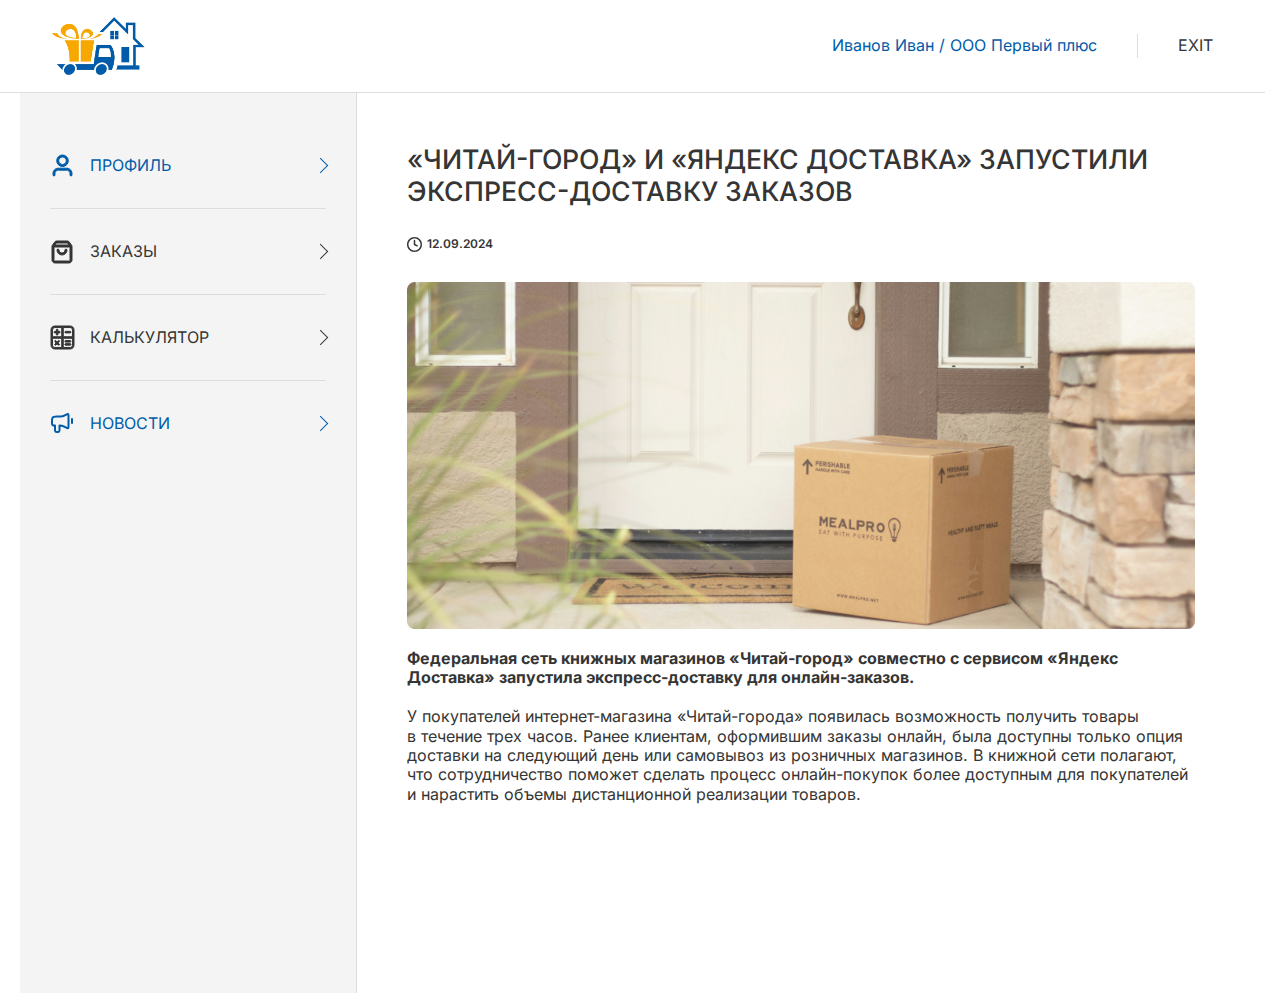
<file: news-detail.html>
<!DOCTYPE html>

<head>
    <title>Title</title>
    <meta name="viewport" content="width=device-width, initial-scale=1, shrink-to-fit=no">
    <meta charset="utf-8">

    <link rel="stylesheet" href="assets/css/font.css">
    <link rel="stylesheet" href="assets/css/style.css">
</head>

<body>
    <header class="header">
        <div class="container">
            <div class="header__inner d-flex jc-sb al-center">
                <a href="/" class="logo">
                    <img src="assets/images/logo/logo.svg" title="" alt="" />
                </a>
                <div class="profile-top  d-flex al-center">
                    <div class="profile-top__name">
                        Иванов Иван / ООО Первый плюс
                    </div>
                    <div class="profile-top__exit-btn">
                        Exit
                    </div>
                </div>
            </div>
        </div>
    </header>

    <main class="news-detail-page account-page">
        <div class="container">
            <div class="account-page__inner d-flex">
                <div class="profile-left">
                    <nav class="profile-menu-wrap">
                        <ul class="profile-menu">
                            <li class="profile-menu__item profile-menu__item--profile active">
                                <a href="profile.html"><svg>
                                        <use xlink:href="#profile"></use>
                                    </svg>
                                    Профиль
                                </a>
                            </li>
                            <li class="profile-menu__item profile-menu__item--orders">
                                <a href="orders.html"><svg>
                                    <use xlink:href="#orders"></use>
                                </svg>
                                    Заказы
                                </a>
                            </li>
                            <li class="profile-menu__item profile-menu__item--calculator">
                                <a href="calculator.html"><svg>
                                    <use xlink:href="#calculator"></use>
                                </svg>
                                    Калькулятор
                                </a>
                            </li>
                            <li class="profile-menu__item profile-menu__item--news active">
                                <a href="news.html"><svg>
                                    <use xlink:href="#news"></use>
                                </svg>
                                    Новости
                                </a>
                            </li>
                        </ul>
                    </nav>
                </div>
                <div class="profile-right">
                    <div class="news-detail-content">
                        <div class="page-title">
                            «Читай-город» и «Яндекс Доставка» запустили
                            экспресс-доставку заказов
                        </div>
                        <div class="news-detail__date">
                            12.09.2024
                        </div>
                        <img src="assets/images/news.png" alt="" title="">
                        <p><b>Федеральная сеть книжных магазинов «Читай-город» совместно с сервисом «Яндекс Доставка»
                                запустила экспресс-доставку для онлайн-заказов.</b></p>
                        <p>У покупателей интернет-магазина «Читай-города» появилась возможность получить товары
                            в течение
                            трех часов. Ранее клиентам, оформившим заказы онлайн, была доступны только опция доставки
                            на следующий день или самовывоз из розничных магазинов. В книжной сети полагают, что
                            сотрудничество поможет сделать процесс онлайн-покупок более доступным для покупателей
                            и нарастить объемы дистанционной реализации товаров.</p>
                    </div>
                </div>
            </div>
        </div>
    </main>


    <svg width="0" height="0" display="none">
        <symbol xmlns="http://www.w3.org/2000/svg" viewBox="0 0 11 8 " id="arrow-right">
            <path fill-rule="evenodd" clip-rule="evenodd"
                d="M7.17157 0.146447L10.3536 3.32843C10.5488 3.52369 10.5488 3.84027 10.3536 4.03553L7.17157 7.21752C6.97631 7.41278 6.65973 7.41278 6.46447 7.21752C6.2692 7.02225 6.2692 6.70567 6.46447 6.51041L8.79289 4.18198L-3.656e-07 4.18198L-2.78178e-07 3.18198L8.79289 3.18198L6.46447 0.853554C6.2692 0.658292 6.2692 0.341709 6.46447 0.146447C6.65973 -0.048815 6.97631 -0.0488149 7.17157 0.146447Z" />
        </symbol>

        <symbol xmlns="http://www.w3.org/2000/svg" viewBox="0 0 25 25 " id="profile">
            <path fill-rule="evenodd" clip-rule="evenodd"
                d="M12.5001 4C10.4056 4 8.71883 5.6851 8.71883 7.75C8.71883 9.8149 10.4056 11.5 12.5001 11.5C14.5946 11.5 16.2813 9.8149 16.2813 7.75C16.2813 5.6851 14.5946 4 12.5001 4ZM6.71883 7.75C6.71883 4.56819 9.31338 2 12.5001 2C15.6868 2 18.2813 4.56819 18.2813 7.75C18.2813 10.9318 15.6868 13.5 12.5001 13.5C9.31338 13.5 6.71883 10.9318 6.71883 7.75ZM9.66697 15.1944C9.72507 15.1944 9.78402 15.1944 9.84383 15.1944H15.1563C15.2161 15.1944 15.2751 15.1944 15.3332 15.1944C16.645 15.194 17.5254 15.1937 18.2723 15.4188C19.9483 15.9239 21.2633 17.228 21.7735 18.899C22.0009 19.6437 22.0006 20.5211 22.0001 21.8223C22.0001 21.8807 22.0001 21.9399 22.0001 22C22.0001 22.5523 21.5524 23 21.0001 23C20.4478 23 20.0001 22.5523 20.0001 22C20.0001 20.4537 19.9891 19.9036 19.8607 19.483C19.5468 18.4551 18.7359 17.6473 17.6952 17.3337C17.2687 17.2052 16.7114 17.1944 15.1563 17.1944H9.84383C8.28871 17.1944 7.73147 17.2052 7.30491 17.3337C6.26427 17.6473 5.45335 18.4551 5.13949 19.483C5.01106 19.9036 5.00008 20.4537 5.00008 22C5.00008 22.5523 4.55236 23 4.00008 23C3.44779 23 3.00008 22.5523 3.00008 22C3.00008 21.9399 3.00006 21.8807 3.00004 21.8223C2.99959 20.5211 2.99929 19.6437 3.22668 18.899C3.73689 17.228 5.05185 15.9239 6.72782 15.4188C7.47475 15.1937 8.35513 15.194 9.66697 15.1944Z" />
        </symbol>

        <symbol xmlns="http://www.w3.org/2000/svg" viewBox="0 0 25 25 " id="orders">
            <path fill-rule="evenodd" clip-rule="evenodd"
                d="M6.73861 1.99987C6.75961 1.99993 6.78012 2 6.80007 2H17.2001C17.22 2 17.2405 1.99993 17.2615 1.99987C17.4884 1.99915 17.7739 1.99825 18.0493 2.07689C18.2878 2.14499 18.5115 2.25685 18.709 2.40675C18.9372 2.57986 19.1077 2.80882 19.2433 2.99075C19.2558 3.00759 19.2681 3.02404 19.2801 3.04L20.861 5.14794C20.8752 5.16688 20.8895 5.18588 20.9037 5.2049L21.1601 5.54666C21.1736 5.56468 21.187 5.58253 21.2003 5.60024C21.3984 5.86399 21.5732 6.09667 21.7008 6.36055C21.813 6.5926 21.8949 6.83814 21.9443 7.0911C22.0006 7.37877 22.0004 7.66978 22.0001 7.99964C22.0001 8.0218 22.0001 8.04414 22.0001 8.06666V19.8386C22.0001 20.3657 22.0001 20.8205 21.9695 21.195C21.9372 21.5904 21.8659 21.9836 21.6731 22.362C21.3855 22.9265 20.9265 23.3854 20.362 23.673C19.9837 23.8658 19.5904 23.9371 19.1951 23.9694C18.8205 24 18.3658 24 17.8386 24L6.1615 24C5.63436 24 5.17961 24 4.80504 23.9694C4.40969 23.9371 4.01647 23.8658 3.63809 23.673C3.07361 23.3854 2.61467 22.9265 2.32705 22.362C2.13425 21.9836 2.06294 21.5904 2.03064 21.195C2.00003 20.8205 2.00005 20.3657 2.00007 19.8385L2.00007 8.06666C2.00007 8.04414 2.00005 8.0218 2.00003 7.99964C1.99978 7.66978 1.99956 7.37877 2.0558 7.0911C2.10525 6.83813 2.18709 6.59259 2.29931 6.36055C2.42693 6.09667 2.60171 5.864 2.79983 5.60026C2.81314 5.58254 2.82655 5.56468 2.84007 5.54666L3.09707 5.20399C3.1111 5.18527 3.12513 5.16656 3.13912 5.14792C3.1454 5.13955 3.15166 5.1312 3.15792 5.12286C3.15863 5.12191 3.15935 5.12095 3.16007 5.12L4.72007 3.04C4.73203 3.02404 4.74429 3.0076 4.75684 2.99075C4.89239 2.80882 5.06298 2.57986 5.29112 2.40675C5.48867 2.25685 5.71238 2.14499 5.95084 2.07689C6.22621 1.99825 6.51173 1.99915 6.73861 1.99987ZM6.32007 4.24L5.00007 6H19.0001L17.6801 4.24C17.5859 4.11448 17.5381 4.05129 17.5012 4.00715C17.5002 4.00593 17.4992 4.00476 17.4982 4.00364C17.4968 4.00356 17.4953 4.00347 17.4937 4.00339C17.4362 4.00032 17.357 4 17.2001 4H6.80007C6.64317 4 6.56394 4.00032 6.50647 4.00339C6.50488 4.00347 6.50335 4.00356 6.50189 4.00364C6.50094 4.00476 6.49996 4.00593 6.49894 4.00715C6.462 4.05129 6.4142 4.11448 6.32007 4.24ZM20 7.98921C19.8267 8.00008 19.6284 8.00004 19.435 8L4.60007 8C4.58845 8 4.57682 8 4.56516 8C4.37173 8.00004 4.17348 8.00008 4.00012 7.98921C4.00008 8.01372 4.00007 8.03951 4.00007 8.06666L4.00007 19.8C4.00007 20.3765 4.00084 20.7488 4.02399 21.0322C4.04619 21.3038 4.08387 21.4045 4.10906 21.454C4.20493 21.6421 4.35791 21.7951 4.54608 21.891C4.59552 21.9162 4.69624 21.9539 4.9679 21.9761C5.25124 21.9992 5.62351 22 6.20007 22L17.8001 22C18.3766 22 18.7489 21.9992 19.0322 21.9761C19.3039 21.9539 19.4046 21.9162 19.4541 21.891C19.6422 21.7951 19.7952 21.6421 19.8911 21.454C19.9163 21.4045 19.9539 21.3038 19.9761 21.0322C19.9993 20.7488 20.0001 20.3765 20.0001 19.8V8.06666C20.0001 8.03951 20 8.01372 20 7.98921ZM8.00007 10C8.55235 10 9.00007 10.4477 9.00007 11C9.00007 11.7956 9.31614 12.5587 9.87875 13.1213C10.4414 13.6839 11.2044 14 12.0001 14C12.7957 14 13.5588 13.6839 14.1214 13.1213C14.684 12.5587 15.0001 11.7956 15.0001 11C15.0001 10.4477 15.4478 10 16.0001 10C16.5524 10 17.0001 10.4477 17.0001 11C17.0001 12.3261 16.4733 13.5978 15.5356 14.5355C14.5979 15.4732 13.3261 16 12.0001 16C10.674 16 9.40221 15.4732 8.46453 14.5355C7.52685 13.5978 7.00007 12.3261 7.00007 11C7.00007 10.4477 7.44778 10 8.00007 10Z" />
        </symbol>

        <symbol xmlns="http://www.w3.org/2000/svg" viewBox="0 0 25 25 " id="calculator">
            <path
                d="M20.1667 1H4.83333C2.71963 1 1 2.71963 1 4.83333V20.1667C1 22.2804 2.71963 24 4.83333 24H20.1667C22.2804 24 24 22.2804 24 20.1667V4.83333C24 2.71963 22.2804 1 20.1667 1ZM22.4667 4.83333V11.7333H13.2667V2.53333H20.1667C21.4347 2.53333 22.4667 3.56527 22.4667 4.83333ZM4.83333 2.53333H11.7333V11.7333H2.53333V4.83333C2.53333 3.56527 3.56527 2.53333 4.83333 2.53333ZM2.53333 20.1667V13.2667H11.7333V22.4667H4.83333C3.56527 22.4667 2.53333 21.4347 2.53333 20.1667ZM20.1667 22.4667H13.2667V13.2667H22.4667V20.1667C22.4667 21.4347 21.4347 22.4667 20.1667 22.4667Z" />
            <path
                d="M4.83332 7.90001H6.36665V9.43335C6.36665 9.63668 6.44742 9.83168 6.5912 9.97546C6.73498 10.1192 6.92998 10.2 7.13332 10.2C7.33665 10.2 7.53165 10.1192 7.67543 9.97546C7.81921 9.83168 7.89998 9.63668 7.89998 9.43335V7.90001H9.43332C9.63665 7.90001 9.83165 7.81924 9.97543 7.67546C10.1192 7.53168 10.2 7.33668 10.2 7.13335C10.2 6.93001 10.1192 6.73501 9.97543 6.59123C9.83165 6.44745 9.63665 6.36668 9.43332 6.36668H7.89998V4.83335C7.89998 4.63001 7.81921 4.43501 7.67543 4.29123C7.53165 4.14745 7.33665 4.06668 7.13332 4.06668C6.92998 4.06668 6.73498 4.14745 6.5912 4.29123C6.44742 4.43501 6.36665 4.63001 6.36665 4.83335V6.36668H4.83332C4.62998 6.36668 4.43498 6.44745 4.2912 6.59123C4.14742 6.73501 4.06665 6.93001 4.06665 7.13335C4.06665 7.33668 4.14742 7.53168 4.2912 7.67546C4.43498 7.81924 4.62998 7.90001 4.83332 7.90001ZM15.5667 7.90001H20.1667C20.37 7.90001 20.565 7.81924 20.7088 7.67546C20.8525 7.53168 20.9333 7.33668 20.9333 7.13335C20.9333 6.93001 20.8525 6.73501 20.7088 6.59123C20.565 6.44745 20.37 6.36668 20.1667 6.36668H15.5667C15.3633 6.36668 15.1683 6.44745 15.0245 6.59123C14.8808 6.73501 14.8 6.93001 14.8 7.13335C14.8 7.33668 14.8808 7.53168 15.0245 7.67546C15.1683 7.81924 15.3633 7.90001 15.5667 7.90001ZM20.1667 18.6333H15.5667C15.3633 18.6333 15.1683 18.7141 15.0245 18.8579C14.8808 19.0017 14.8 19.1967 14.8 19.4C14.8 19.6033 14.8808 19.7984 15.0245 19.9421C15.1683 20.0859 15.3633 20.1667 15.5667 20.1667H20.1667C20.37 20.1667 20.565 20.0859 20.7088 19.9421C20.8525 19.7984 20.9333 19.6033 20.9333 19.4C20.9333 19.1967 20.8525 19.0017 20.7088 18.8579C20.565 18.7141 20.37 18.6333 20.1667 18.6333ZM20.1667 15.5667H15.5667C15.3633 15.5667 15.1683 15.6475 15.0245 15.7912C14.8808 15.935 14.8 16.13 14.8 16.3333C14.8 16.5367 14.8808 16.7317 15.0245 16.8755C15.1683 17.0192 15.3633 17.1 15.5667 17.1H20.1667C20.37 17.1 20.565 17.0192 20.7088 16.8755C20.8525 16.7317 20.9333 16.5367 20.9333 16.3333C20.9333 16.13 20.8525 15.935 20.7088 15.7912C20.565 15.6475 20.37 15.5667 20.1667 15.5667ZM8.21738 17.8667L9.30145 16.7826C9.37263 16.7114 9.42909 16.6269 9.46762 16.5339C9.50614 16.4409 9.52597 16.3412 9.52597 16.2406C9.52597 16.1399 9.50614 16.0402 9.46762 15.9472C9.42909 15.8542 9.37263 15.7697 9.30145 15.6985C9.23027 15.6274 9.14577 15.5709 9.05276 15.5324C8.95976 15.4939 8.86008 15.474 8.75942 15.474C8.65875 15.474 8.55907 15.4939 8.46607 15.5324C8.37307 15.5709 8.28856 15.6274 8.21738 15.6985L7.13332 16.7826L6.04925 15.6985C5.97807 15.6274 5.89357 15.5709 5.80056 15.5324C5.70756 15.4939 5.60788 15.474 5.50722 15.474C5.40655 15.474 5.30687 15.4939 5.21387 15.5324C5.12087 15.5709 5.03636 15.6274 4.96518 15.6985C4.894 15.7697 4.83754 15.8542 4.79902 15.9472C4.76049 16.0402 4.74067 16.1399 4.74067 16.2406C4.74067 16.3412 4.76049 16.4409 4.79902 16.5339C4.83754 16.6269 4.894 16.7114 4.96518 16.7826L6.04925 17.8667L4.96518 18.9515C4.894 19.0227 4.83754 19.1072 4.79902 19.2002C4.76049 19.2932 4.74067 19.3929 4.74067 19.4935C4.74067 19.5942 4.76049 19.6939 4.79902 19.7869C4.83754 19.8799 4.894 19.9644 4.96518 20.0356C5.03636 20.1068 5.12087 20.1632 5.21387 20.2017C5.30687 20.2403 5.40655 20.2601 5.50722 20.2601C5.60788 20.2601 5.70756 20.2403 5.80056 20.2017C5.89357 20.1632 5.97807 20.1068 6.04925 20.0356L7.13332 18.9515L8.21738 20.0356C8.28842 20.107 8.37287 20.1637 8.4659 20.2024C8.55892 20.2411 8.65867 20.261 8.75942 20.261C8.86016 20.261 8.95992 20.2411 9.05294 20.2024C9.14596 20.1637 9.23042 20.107 9.30145 20.0356C9.37271 19.9644 9.42924 19.88 9.46781 19.7869C9.50638 19.6939 9.52624 19.5942 9.52624 19.4935C9.52624 19.3929 9.50638 19.2932 9.46781 19.2001C9.42924 19.1071 9.37271 19.0227 9.30145 18.9515L8.21738 17.8667Z" />
        </symbol>

        <symbol xmlns="http://www.w3.org/2000/svg" viewBox="0 0 25 25 " id="news" fill="none">
            <path
                d="M22 8.11564V12.1156M10.25 5.61563H6.8C5.11984 5.61563 4.27976 5.61563 3.63803 5.94261C3.07354 6.23024 2.6146 6.68918 2.32698 7.25366C2 7.8954 2 8.73548 2 10.4156L2 11.6156C2 12.5475 2 13.0135 2.15224 13.381C2.35523 13.8711 2.74458 14.2604 3.23463 14.4634C3.60218 14.6156 4.06812 14.6156 5 14.6156V18.8656C5 19.0978 5 19.2139 5.00963 19.3117C5.10316 20.2612 5.85441 21.0125 6.80397 21.106C6.90175 21.1156 7.01783 21.1156 7.25 21.1156C7.48217 21.1156 7.59826 21.1156 7.69604 21.106C8.64559 21.0125 9.39685 20.2612 9.49037 19.3117C9.5 19.2139 9.5 19.0978 9.5 18.8656V14.6156H10.25C12.0164 14.6156 14.1772 15.5625 15.8443 16.4713C16.8168 17.0014 17.3031 17.2665 17.6216 17.2275C17.9169 17.1913 18.1402 17.0587 18.3133 16.8167C18.5 16.5558 18.5 16.0336 18.5 14.9893V5.24192C18.5 4.19763 18.5 3.67548 18.3133 3.41452C18.1402 3.17254 17.9169 3.03993 17.6216 3.00376C17.3031 2.96476 16.8168 3.22983 15.8443 3.75999C14.1772 4.66875 12.0164 5.61563 10.25 5.61563Z"
                stroke-width="2" stroke-linecap="round" stroke-linejoin="round" />

        </symbol>

        <symbol xmlns="http://www.w3.org/2000/svg" viewBox="0 0 11 11 " id="plus" fill="none">
            <path d="M4.58333 0H6.41667V11H4.58333V0Z" fill="#353535" />
            <path d="M11 4.58333V6.41667L0 6.41667L8.01372e-08 4.58333L11 4.58333Z" fill="#353535" />
        </symbol>

    </svg>

    <script src="https://ajax.googleapis.com/ajax/libs/jquery/2.2.0/jquery.min.js"></script>

    <script src="//api-maps.yandex.ru/2.0/?load=package.standard,package.geoObjects&lang=ru-RU"
        type="text/javascript"></script>
    <script type="text/javascript" src="assets/js/yandex-map.js"></script>
    <script type="text/javascript" src="libs/jquery.maskedinput.min.js"></script>

    <script type="text/javascript" src="assets/js/script.js"></script>


</body>

</html>
</file>
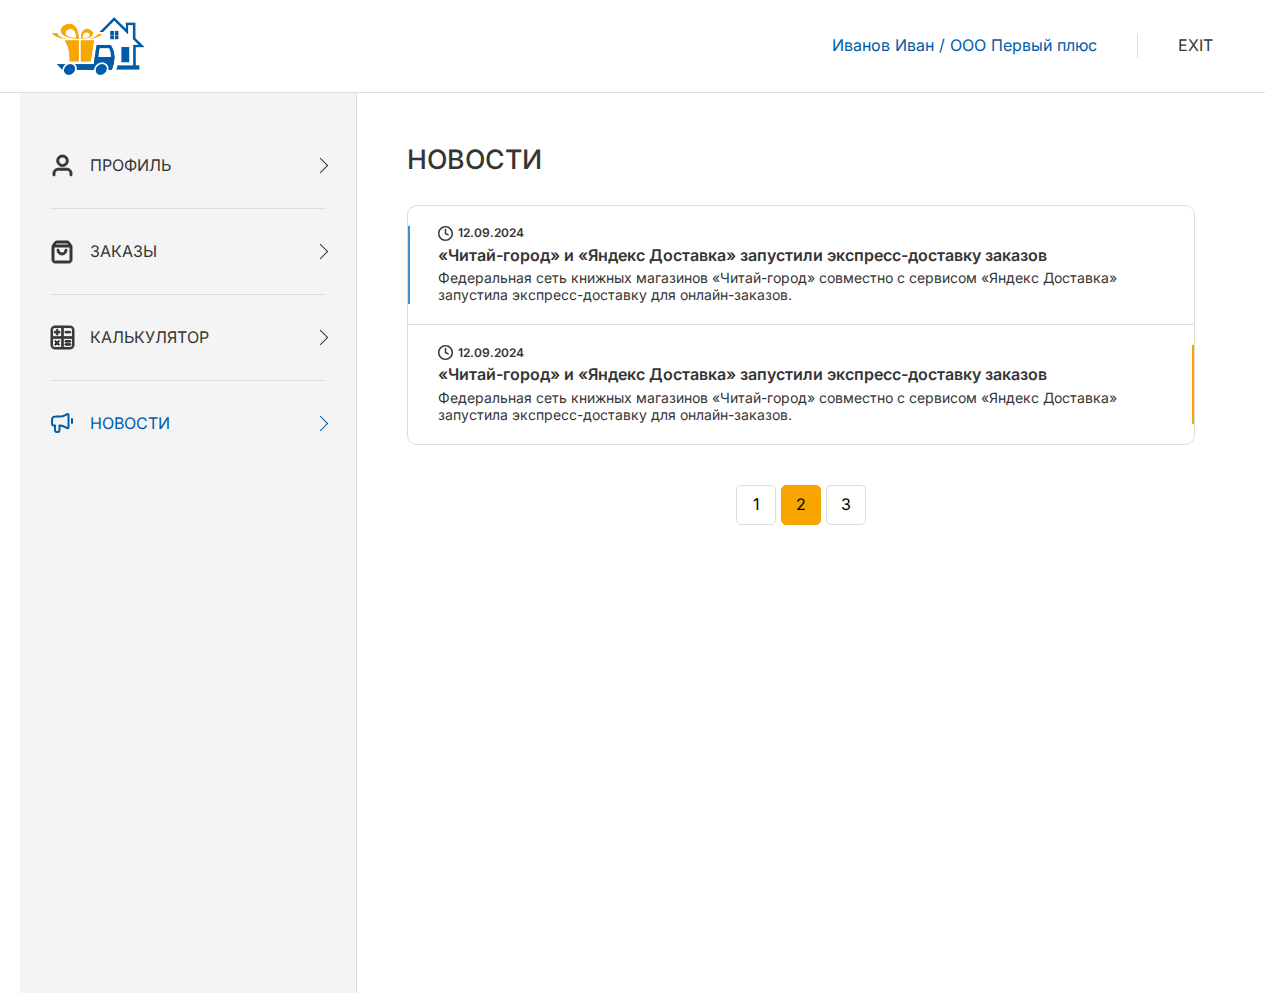
<file: news.html>
<!DOCTYPE html>

<head>
    <title>Title</title>
    <meta name="viewport" content="width=device-width, initial-scale=1, shrink-to-fit=no">
    <meta charset="utf-8">

    <link rel="stylesheet" href="assets/css/font.css">
    <link rel="stylesheet" href="assets/css/style.css">
</head>

<body>
    <header class="header">
        <div class="container">
            <div class="header__inner d-flex jc-sb al-center">
                <a href="/" class="logo">
                    <img src="assets/images/logo/logo.svg" title="" alt="" />
                </a>
                <div class="profile-top  d-flex al-center">
                    <div class="profile-top__name">
                        Иванов Иван / ООО Первый плюс
                    </div>
                    <div class="profile-top__exit-btn">
                        Exit
                    </div>
                </div>
            </div>
        </div>
    </header>

    <main class="news-page account-page">
        <div class="container">
            <div class="account-page__inner d-flex">
                <div class="profile-left">
                    <nav class="profile-menu-wrap">
                        <ul class="profile-menu">
                            <li class="profile-menu__item profile-menu__item--profile">
                                <a href="profile.html"><svg>
                                        <use xlink:href="#profile"></use>
                                    </svg>
                                    Профиль
                                </a>
                            </li>
                            <li class="profile-menu__item profile-menu__item--orders">
                                <a href="orders.html"><svg>
                                        <use xlink:href="#orders"></use>
                                    </svg>
                                    Заказы
                                </a>
                            </li>
                            <li class="profile-menu__item profile-menu__item--calculator">
                                <a href="calculator.html"><svg>
                                        <use xlink:href="#calculator"></use>
                                    </svg>
                                    Калькулятор
                                </a>
                            </li>
                            <li class="profile-menu__item profile-menu__item--news active">
                                <a href="news.html"><svg>
                                        <use xlink:href="#news"></use>
                                    </svg>
                                    Новости
                                </a>
                            </li>
                        </ul>
                    </nav>
                </div>
                <div class="profile-right">
                    <div class="news-content">
                        <div class="page-title">
                            Новости
                        </div>
                        <div class="news-items">
                            <a href="news-detail.html" class="news-item">
                                <div class="news-item__date">
                                    12.09.2024
                                </div>
                                <div class="news-item__title">
                                    «Читай-город» и «Яндекс Доставка» запустили экспресс-доставку заказов
                                </div>
                                <div class="news-item__prewiew">
                                    Федеральная сеть книжных магазинов «Читай-город» совместно с сервисом «Яндекс
                                    Доставка»
                                    запустила экспресс-доставку
                                    для онлайн-заказов.
                                </div>
                            </a>
                            <a href="news-detail.html" class="news-item">
                                <div class="news-item__date">
                                    12.09.2024
                                </div>
                                <div class="news-item__title">
                                    «Читай-город» и «Яндекс Доставка» запустили экспресс-доставку заказов
                                </div>
                                <div class="news-item__prewiew">
                                    Федеральная сеть книжных магазинов «Читай-город» совместно с сервисом «Яндекс
                                    Доставка»
                                    запустила экспресс-доставку
                                    для онлайн-заказов.
                                </div>
                            </a>
                        </div>
                        <div class="news-items__pagination pagination">
                            <a href="#" class="pagination__page">1</a>
                            <a href="#" class="pagination__page active">2</a>
                            <a href="#" class="pagination__page">3</a>
                        </div>
                    </div>
                </div>
            </div>
        </div>
    </main>


    <svg width="0" height="0" display="none">
        <symbol xmlns="http://www.w3.org/2000/svg" viewBox="0 0 11 8" id="arrow-right">
            <path fill-rule="evenodd" clip-rule="evenodd"
                d="M7.17157 0.146447L10.3536 3.32843C10.5488 3.52369 10.5488 3.84027 10.3536 4.03553L7.17157 7.21752C6.97631 7.41278 6.65973 7.41278 6.46447 7.21752C6.2692 7.02225 6.2692 6.70567 6.46447 6.51041L8.79289 4.18198L-3.656e-07 4.18198L-2.78178e-07 3.18198L8.79289 3.18198L6.46447 0.853554C6.2692 0.658292 6.2692 0.341709 6.46447 0.146447C6.65973 -0.048815 6.97631 -0.0488149 7.17157 0.146447Z" />
        </symbol>

        <symbol xmlns="http://www.w3.org/2000/svg" viewBox="0 0 25 25 " id="profile">
            <path fill-rule="evenodd" clip-rule="evenodd"
                d="M12.5001 4C10.4056 4 8.71883 5.6851 8.71883 7.75C8.71883 9.8149 10.4056 11.5 12.5001 11.5C14.5946 11.5 16.2813 9.8149 16.2813 7.75C16.2813 5.6851 14.5946 4 12.5001 4ZM6.71883 7.75C6.71883 4.56819 9.31338 2 12.5001 2C15.6868 2 18.2813 4.56819 18.2813 7.75C18.2813 10.9318 15.6868 13.5 12.5001 13.5C9.31338 13.5 6.71883 10.9318 6.71883 7.75ZM9.66697 15.1944C9.72507 15.1944 9.78402 15.1944 9.84383 15.1944H15.1563C15.2161 15.1944 15.2751 15.1944 15.3332 15.1944C16.645 15.194 17.5254 15.1937 18.2723 15.4188C19.9483 15.9239 21.2633 17.228 21.7735 18.899C22.0009 19.6437 22.0006 20.5211 22.0001 21.8223C22.0001 21.8807 22.0001 21.9399 22.0001 22C22.0001 22.5523 21.5524 23 21.0001 23C20.4478 23 20.0001 22.5523 20.0001 22C20.0001 20.4537 19.9891 19.9036 19.8607 19.483C19.5468 18.4551 18.7359 17.6473 17.6952 17.3337C17.2687 17.2052 16.7114 17.1944 15.1563 17.1944H9.84383C8.28871 17.1944 7.73147 17.2052 7.30491 17.3337C6.26427 17.6473 5.45335 18.4551 5.13949 19.483C5.01106 19.9036 5.00008 20.4537 5.00008 22C5.00008 22.5523 4.55236 23 4.00008 23C3.44779 23 3.00008 22.5523 3.00008 22C3.00008 21.9399 3.00006 21.8807 3.00004 21.8223C2.99959 20.5211 2.99929 19.6437 3.22668 18.899C3.73689 17.228 5.05185 15.9239 6.72782 15.4188C7.47475 15.1937 8.35513 15.194 9.66697 15.1944Z" />
        </symbol>

        <symbol xmlns="http://www.w3.org/2000/svg" viewBox="0 0 25 25 " id="orders">
            <path fill-rule="evenodd" clip-rule="evenodd"
                d="M6.73861 1.99987C6.75961 1.99993 6.78012 2 6.80007 2H17.2001C17.22 2 17.2405 1.99993 17.2615 1.99987C17.4884 1.99915 17.7739 1.99825 18.0493 2.07689C18.2878 2.14499 18.5115 2.25685 18.709 2.40675C18.9372 2.57986 19.1077 2.80882 19.2433 2.99075C19.2558 3.00759 19.2681 3.02404 19.2801 3.04L20.861 5.14794C20.8752 5.16688 20.8895 5.18588 20.9037 5.2049L21.1601 5.54666C21.1736 5.56468 21.187 5.58253 21.2003 5.60024C21.3984 5.86399 21.5732 6.09667 21.7008 6.36055C21.813 6.5926 21.8949 6.83814 21.9443 7.0911C22.0006 7.37877 22.0004 7.66978 22.0001 7.99964C22.0001 8.0218 22.0001 8.04414 22.0001 8.06666V19.8386C22.0001 20.3657 22.0001 20.8205 21.9695 21.195C21.9372 21.5904 21.8659 21.9836 21.6731 22.362C21.3855 22.9265 20.9265 23.3854 20.362 23.673C19.9837 23.8658 19.5904 23.9371 19.1951 23.9694C18.8205 24 18.3658 24 17.8386 24L6.1615 24C5.63436 24 5.17961 24 4.80504 23.9694C4.40969 23.9371 4.01647 23.8658 3.63809 23.673C3.07361 23.3854 2.61467 22.9265 2.32705 22.362C2.13425 21.9836 2.06294 21.5904 2.03064 21.195C2.00003 20.8205 2.00005 20.3657 2.00007 19.8385L2.00007 8.06666C2.00007 8.04414 2.00005 8.0218 2.00003 7.99964C1.99978 7.66978 1.99956 7.37877 2.0558 7.0911C2.10525 6.83813 2.18709 6.59259 2.29931 6.36055C2.42693 6.09667 2.60171 5.864 2.79983 5.60026C2.81314 5.58254 2.82655 5.56468 2.84007 5.54666L3.09707 5.20399C3.1111 5.18527 3.12513 5.16656 3.13912 5.14792C3.1454 5.13955 3.15166 5.1312 3.15792 5.12286C3.15863 5.12191 3.15935 5.12095 3.16007 5.12L4.72007 3.04C4.73203 3.02404 4.74429 3.0076 4.75684 2.99075C4.89239 2.80882 5.06298 2.57986 5.29112 2.40675C5.48867 2.25685 5.71238 2.14499 5.95084 2.07689C6.22621 1.99825 6.51173 1.99915 6.73861 1.99987ZM6.32007 4.24L5.00007 6H19.0001L17.6801 4.24C17.5859 4.11448 17.5381 4.05129 17.5012 4.00715C17.5002 4.00593 17.4992 4.00476 17.4982 4.00364C17.4968 4.00356 17.4953 4.00347 17.4937 4.00339C17.4362 4.00032 17.357 4 17.2001 4H6.80007C6.64317 4 6.56394 4.00032 6.50647 4.00339C6.50488 4.00347 6.50335 4.00356 6.50189 4.00364C6.50094 4.00476 6.49996 4.00593 6.49894 4.00715C6.462 4.05129 6.4142 4.11448 6.32007 4.24ZM20 7.98921C19.8267 8.00008 19.6284 8.00004 19.435 8L4.60007 8C4.58845 8 4.57682 8 4.56516 8C4.37173 8.00004 4.17348 8.00008 4.00012 7.98921C4.00008 8.01372 4.00007 8.03951 4.00007 8.06666L4.00007 19.8C4.00007 20.3765 4.00084 20.7488 4.02399 21.0322C4.04619 21.3038 4.08387 21.4045 4.10906 21.454C4.20493 21.6421 4.35791 21.7951 4.54608 21.891C4.59552 21.9162 4.69624 21.9539 4.9679 21.9761C5.25124 21.9992 5.62351 22 6.20007 22L17.8001 22C18.3766 22 18.7489 21.9992 19.0322 21.9761C19.3039 21.9539 19.4046 21.9162 19.4541 21.891C19.6422 21.7951 19.7952 21.6421 19.8911 21.454C19.9163 21.4045 19.9539 21.3038 19.9761 21.0322C19.9993 20.7488 20.0001 20.3765 20.0001 19.8V8.06666C20.0001 8.03951 20 8.01372 20 7.98921ZM8.00007 10C8.55235 10 9.00007 10.4477 9.00007 11C9.00007 11.7956 9.31614 12.5587 9.87875 13.1213C10.4414 13.6839 11.2044 14 12.0001 14C12.7957 14 13.5588 13.6839 14.1214 13.1213C14.684 12.5587 15.0001 11.7956 15.0001 11C15.0001 10.4477 15.4478 10 16.0001 10C16.5524 10 17.0001 10.4477 17.0001 11C17.0001 12.3261 16.4733 13.5978 15.5356 14.5355C14.5979 15.4732 13.3261 16 12.0001 16C10.674 16 9.40221 15.4732 8.46453 14.5355C7.52685 13.5978 7.00007 12.3261 7.00007 11C7.00007 10.4477 7.44778 10 8.00007 10Z" />
        </symbol>

        <symbol xmlns="http://www.w3.org/2000/svg" viewBox="0 0 25 25 " id="calculator">
            <path
                d="M20.1667 1H4.83333C2.71963 1 1 2.71963 1 4.83333V20.1667C1 22.2804 2.71963 24 4.83333 24H20.1667C22.2804 24 24 22.2804 24 20.1667V4.83333C24 2.71963 22.2804 1 20.1667 1ZM22.4667 4.83333V11.7333H13.2667V2.53333H20.1667C21.4347 2.53333 22.4667 3.56527 22.4667 4.83333ZM4.83333 2.53333H11.7333V11.7333H2.53333V4.83333C2.53333 3.56527 3.56527 2.53333 4.83333 2.53333ZM2.53333 20.1667V13.2667H11.7333V22.4667H4.83333C3.56527 22.4667 2.53333 21.4347 2.53333 20.1667ZM20.1667 22.4667H13.2667V13.2667H22.4667V20.1667C22.4667 21.4347 21.4347 22.4667 20.1667 22.4667Z" />
            <path
                d="M4.83332 7.90001H6.36665V9.43335C6.36665 9.63668 6.44742 9.83168 6.5912 9.97546C6.73498 10.1192 6.92998 10.2 7.13332 10.2C7.33665 10.2 7.53165 10.1192 7.67543 9.97546C7.81921 9.83168 7.89998 9.63668 7.89998 9.43335V7.90001H9.43332C9.63665 7.90001 9.83165 7.81924 9.97543 7.67546C10.1192 7.53168 10.2 7.33668 10.2 7.13335C10.2 6.93001 10.1192 6.73501 9.97543 6.59123C9.83165 6.44745 9.63665 6.36668 9.43332 6.36668H7.89998V4.83335C7.89998 4.63001 7.81921 4.43501 7.67543 4.29123C7.53165 4.14745 7.33665 4.06668 7.13332 4.06668C6.92998 4.06668 6.73498 4.14745 6.5912 4.29123C6.44742 4.43501 6.36665 4.63001 6.36665 4.83335V6.36668H4.83332C4.62998 6.36668 4.43498 6.44745 4.2912 6.59123C4.14742 6.73501 4.06665 6.93001 4.06665 7.13335C4.06665 7.33668 4.14742 7.53168 4.2912 7.67546C4.43498 7.81924 4.62998 7.90001 4.83332 7.90001ZM15.5667 7.90001H20.1667C20.37 7.90001 20.565 7.81924 20.7088 7.67546C20.8525 7.53168 20.9333 7.33668 20.9333 7.13335C20.9333 6.93001 20.8525 6.73501 20.7088 6.59123C20.565 6.44745 20.37 6.36668 20.1667 6.36668H15.5667C15.3633 6.36668 15.1683 6.44745 15.0245 6.59123C14.8808 6.73501 14.8 6.93001 14.8 7.13335C14.8 7.33668 14.8808 7.53168 15.0245 7.67546C15.1683 7.81924 15.3633 7.90001 15.5667 7.90001ZM20.1667 18.6333H15.5667C15.3633 18.6333 15.1683 18.7141 15.0245 18.8579C14.8808 19.0017 14.8 19.1967 14.8 19.4C14.8 19.6033 14.8808 19.7984 15.0245 19.9421C15.1683 20.0859 15.3633 20.1667 15.5667 20.1667H20.1667C20.37 20.1667 20.565 20.0859 20.7088 19.9421C20.8525 19.7984 20.9333 19.6033 20.9333 19.4C20.9333 19.1967 20.8525 19.0017 20.7088 18.8579C20.565 18.7141 20.37 18.6333 20.1667 18.6333ZM20.1667 15.5667H15.5667C15.3633 15.5667 15.1683 15.6475 15.0245 15.7912C14.8808 15.935 14.8 16.13 14.8 16.3333C14.8 16.5367 14.8808 16.7317 15.0245 16.8755C15.1683 17.0192 15.3633 17.1 15.5667 17.1H20.1667C20.37 17.1 20.565 17.0192 20.7088 16.8755C20.8525 16.7317 20.9333 16.5367 20.9333 16.3333C20.9333 16.13 20.8525 15.935 20.7088 15.7912C20.565 15.6475 20.37 15.5667 20.1667 15.5667ZM8.21738 17.8667L9.30145 16.7826C9.37263 16.7114 9.42909 16.6269 9.46762 16.5339C9.50614 16.4409 9.52597 16.3412 9.52597 16.2406C9.52597 16.1399 9.50614 16.0402 9.46762 15.9472C9.42909 15.8542 9.37263 15.7697 9.30145 15.6985C9.23027 15.6274 9.14577 15.5709 9.05276 15.5324C8.95976 15.4939 8.86008 15.474 8.75942 15.474C8.65875 15.474 8.55907 15.4939 8.46607 15.5324C8.37307 15.5709 8.28856 15.6274 8.21738 15.6985L7.13332 16.7826L6.04925 15.6985C5.97807 15.6274 5.89357 15.5709 5.80056 15.5324C5.70756 15.4939 5.60788 15.474 5.50722 15.474C5.40655 15.474 5.30687 15.4939 5.21387 15.5324C5.12087 15.5709 5.03636 15.6274 4.96518 15.6985C4.894 15.7697 4.83754 15.8542 4.79902 15.9472C4.76049 16.0402 4.74067 16.1399 4.74067 16.2406C4.74067 16.3412 4.76049 16.4409 4.79902 16.5339C4.83754 16.6269 4.894 16.7114 4.96518 16.7826L6.04925 17.8667L4.96518 18.9515C4.894 19.0227 4.83754 19.1072 4.79902 19.2002C4.76049 19.2932 4.74067 19.3929 4.74067 19.4935C4.74067 19.5942 4.76049 19.6939 4.79902 19.7869C4.83754 19.8799 4.894 19.9644 4.96518 20.0356C5.03636 20.1068 5.12087 20.1632 5.21387 20.2017C5.30687 20.2403 5.40655 20.2601 5.50722 20.2601C5.60788 20.2601 5.70756 20.2403 5.80056 20.2017C5.89357 20.1632 5.97807 20.1068 6.04925 20.0356L7.13332 18.9515L8.21738 20.0356C8.28842 20.107 8.37287 20.1637 8.4659 20.2024C8.55892 20.2411 8.65867 20.261 8.75942 20.261C8.86016 20.261 8.95992 20.2411 9.05294 20.2024C9.14596 20.1637 9.23042 20.107 9.30145 20.0356C9.37271 19.9644 9.42924 19.88 9.46781 19.7869C9.50638 19.6939 9.52624 19.5942 9.52624 19.4935C9.52624 19.3929 9.50638 19.2932 9.46781 19.2001C9.42924 19.1071 9.37271 19.0227 9.30145 18.9515L8.21738 17.8667Z" />
        </symbol>

        <symbol xmlns="http://www.w3.org/2000/svg" viewBox="0 0 25 25 " id="news" fill="none">
            <path
                d="M22 8.11564V12.1156M10.25 5.61563H6.8C5.11984 5.61563 4.27976 5.61563 3.63803 5.94261C3.07354 6.23024 2.6146 6.68918 2.32698 7.25366C2 7.8954 2 8.73548 2 10.4156L2 11.6156C2 12.5475 2 13.0135 2.15224 13.381C2.35523 13.8711 2.74458 14.2604 3.23463 14.4634C3.60218 14.6156 4.06812 14.6156 5 14.6156V18.8656C5 19.0978 5 19.2139 5.00963 19.3117C5.10316 20.2612 5.85441 21.0125 6.80397 21.106C6.90175 21.1156 7.01783 21.1156 7.25 21.1156C7.48217 21.1156 7.59826 21.1156 7.69604 21.106C8.64559 21.0125 9.39685 20.2612 9.49037 19.3117C9.5 19.2139 9.5 19.0978 9.5 18.8656V14.6156H10.25C12.0164 14.6156 14.1772 15.5625 15.8443 16.4713C16.8168 17.0014 17.3031 17.2665 17.6216 17.2275C17.9169 17.1913 18.1402 17.0587 18.3133 16.8167C18.5 16.5558 18.5 16.0336 18.5 14.9893V5.24192C18.5 4.19763 18.5 3.67548 18.3133 3.41452C18.1402 3.17254 17.9169 3.03993 17.6216 3.00376C17.3031 2.96476 16.8168 3.22983 15.8443 3.75999C14.1772 4.66875 12.0164 5.61563 10.25 5.61563Z"
                stroke-width="2" stroke-linecap="round" stroke-linejoin="round" />

        </symbol>

        <symbol xmlns="http://www.w3.org/2000/svg" viewBox="0 0 11 11 " id="plus" fill="none">
            <path d="M4.58333 0H6.41667V11H4.58333V0Z" fill="#353535" />
            <path d="M11 4.58333V6.41667L0 6.41667L8.01372e-08 4.58333L11 4.58333Z" fill="#353535" />
        </symbol>

    </svg>

    <script src="https://ajax.googleapis.com/ajax/libs/jquery/2.2.0/jquery.min.js"></script>

    <script src="//api-maps.yandex.ru/2.0/?load=package.standard,package.geoObjects&lang=ru-RU"
        type="text/javascript"></script>
    <script type="text/javascript" src="assets/js/yandex-map.js"></script>
    <script type="text/javascript" src="libs/jquery.maskedinput.min.js"></script>

    <script type="text/javascript" src="assets/js/script.js"></script>


</body>

</html>
</file>
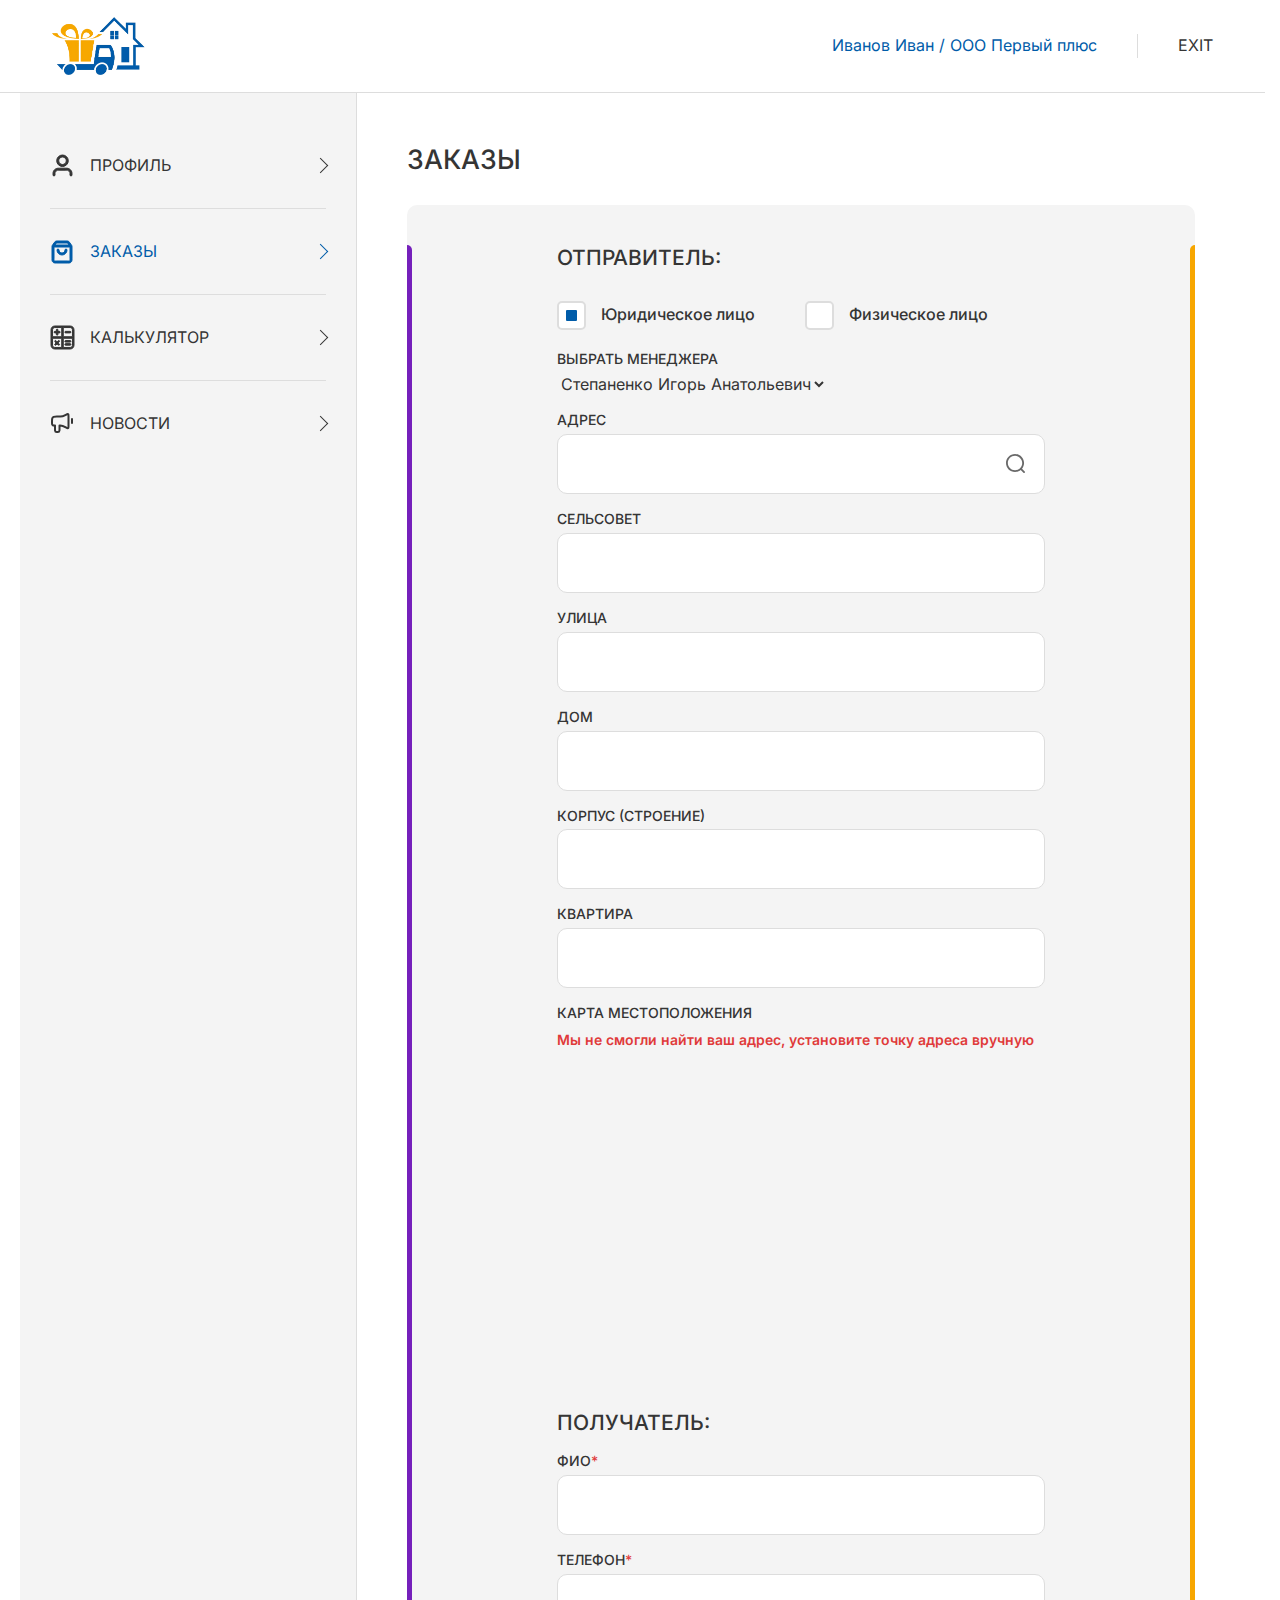
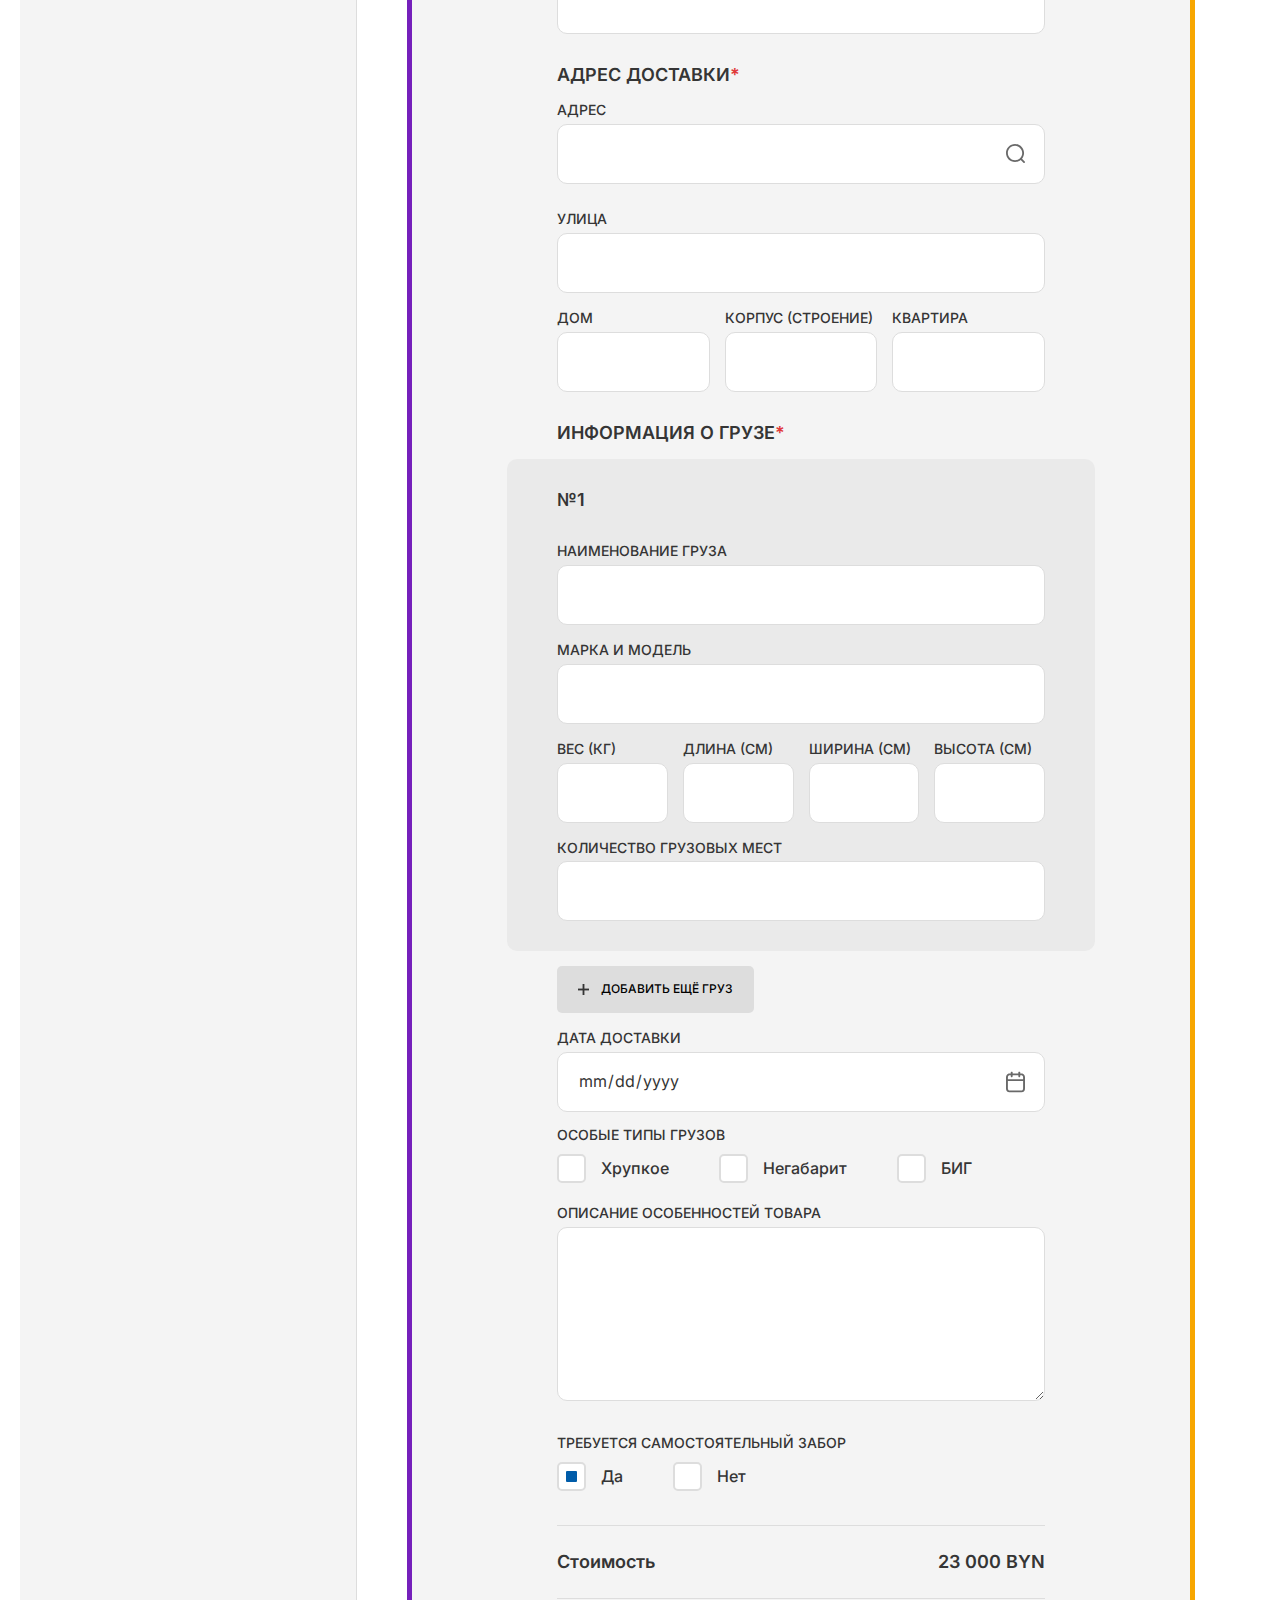
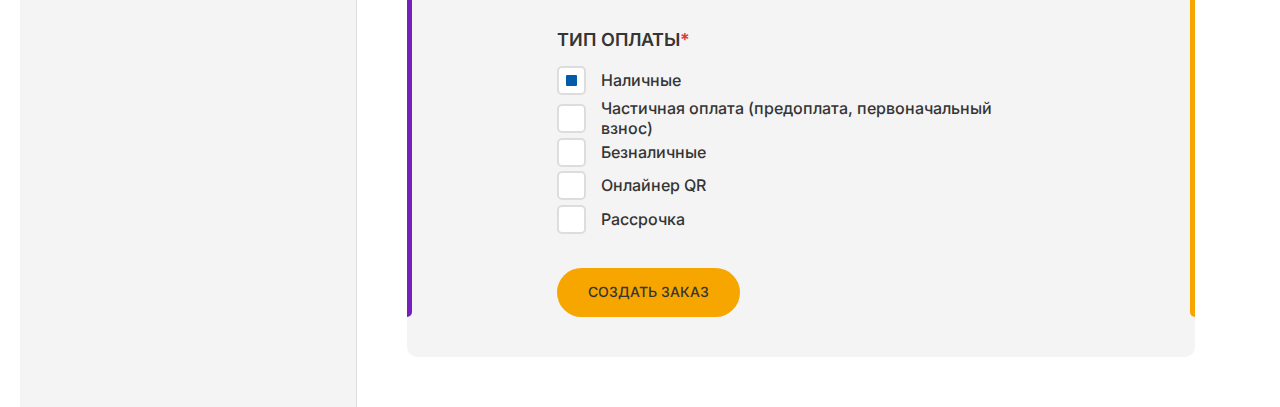
<file: orders.html>
<!DOCTYPE html>

<head>
    <title>Title</title>
    <meta name="viewport" content="width=device-width, initial-scale=1, shrink-to-fit=no">
    <meta charset="utf-8">

    <link rel="stylesheet" href="assets/css/font.css">
    <link rel="stylesheet" href="assets/css/style.css">
</head>

<body>
    <header class="header">
        <div class="container">
            <div class="header__inner d-flex jc-sb al-center">
                <a href="/" class="logo">
                    <img src="assets/images/logo/logo.svg" title="" alt="" />
                </a>
                <div class="profile-top  d-flex al-center">
                    <div class="profile-top__name">
                        Иванов Иван / ООО Первый плюс
                    </div>
                    <div class="profile-top__exit-btn">
                        Exit
                    </div>
                </div>
            </div>
        </div>
    </header>

    <main class="orders-page account-page">
        <div class="container">
            <div class="account-page__inner d-flex">
                <div class="profile-left">
                    <nav class="profile-menu-wrap">
                        <ul class="profile-menu">
                            <li class="profile-menu__item profile-menu__item--profile">
                                <a href="profile.html"><svg>
                                        <use xlink:href="#profile"></use>
                                    </svg>
                                    Профиль
                                </a>
                            </li>
                            <li class="profile-menu__item profile-menu__item--orders active">
                                <a href="orders.html"><svg>
                                        <use xlink:href="#orders"></use>
                                    </svg>
                                    Заказы
                                </a>
                            </li>
                            <li class="profile-menu__item profile-menu__item--calculator">
                                <a href="calculator.html"><svg>
                                        <use xlink:href="#calculator"></use>
                                    </svg>
                                    Калькулятор
                                </a>
                            </li>
                            <li class="profile-menu__item profile-menu__item--news">
                                <a href="news.html"><svg>
                                        <use xlink:href="#news"></use>
                                    </svg>
                                    Новости
                                </a>
                            </li>
                        </ul>
                    </nav>
                </div>
                <div class="profile-right">
                    <div class="orders-content">
                        <div class="page-title">
                            Заказы
                        </div>
                        <div class="profile-block orders-content-wrap profile-block--legal">
                            <form name="orders-form" class="form orders-form">
                                <div class="form-block">
                                    <div class="form__title">
                                        Отправитель:
                                    </div>
                                    <div class="form__radio-btns d-flex al-center">
                                        <label class="input-item radio-btn">
                                            <input type="radio" name="subject" value="legal" checked>
                                            <span class="input-item__label">Юридическое лицо</span>
                                        </label>
                                        <label class="input-item radio-btn">
                                            <input type="radio" name="subject" value="individual">
                                            <span class="input-item__label">Физическое лицо</span>
                                        </label>
                                    </div>
                                    <div class="select-wrap">
                                        <span class="input-item__label">Выбрать менеджера</span>
                                        <input type="hidden" name="manager" value="">
                                        <select name="name" class="select">
                                            <option disabled>Выбрать из списка</option>
                                            <option value="manager-1">Степаненко Игорь Анатольевич</option>
                                            <option value="manager-2">Путров Александр Степанович</option>
                                        </select>
                                    </div>
                                    <label class="input-item with-search">
                                        <span class="input-item__label">Адрес</span>
                                        <input type="search" class="input-item__input" name="search-address">
                                    </label>
                                    <!-- <div class="select-wrap select-wrap--with-search">
                                        <span class="input-item__label">Адрес</span>
                                        <input type="hidden" name="manager" id="" value="">
                                        <select name="name" class="select">
                                            <option disabled>Выбрать из списка</option>
                                            <option value="address-1">Степаненко Игорь Анатольевич</option>
                                            <option value="address-2">Путров Александр Степанович</option>
                                        </select>
                                    </div> -->
                                    <label class="input-item">
                                        <span class="input-item__label">Сельсовет</span>
                                        <input type="text" class="input-item__input" name="selsovet" value=""
                                            placeholder="">
                                    </label>
                                    <label class="input-item">
                                        <span class="input-item__label">Улица</span>
                                        <input type="text" class="input-item__input" name="street" value=""
                                            placeholder="">
                                    </label>
                                    <label class="input-item">
                                        <span class="input-item__label">Дом</span>
                                        <input type="text" class="input-item__input" name="home" value=""
                                            placeholder="">
                                    </label>
                                    <label class="input-item">
                                        <span class="input-item__label">Корпус <span>(строение)</span></span>
                                        <input type="text" class="input-item__input" name="building" value=""
                                            placeholder="">
                                    </label>
                                    <label class="input-item">
                                        <span class="input-item__label">Квартира</span>
                                        <input type="text" class="input-item__input" name="flat" value=""
                                            placeholder="">
                                    </label>
                                    <div class="input-item">
                                        <span class="input-item__label">Карта местоположения</span>
                                        <span class="input-item__error" style="display:block">Мы не смогли найти ваш
                                            адрес,
                                            установите точку адреса вручную</span>
                                        <div class="form__map" id="map">
                                        </div>
                                    </div>
                                </div>
                                <div class="form-block">
                                    <div class="form__title">
                                        Получатель:
                                    </div>
                                </div>
                                <label class="input-item req">
                                    <span class="input-item__label">ФИО</span>
                                    <input type="text" class="input-item__input" name="name-recipient" value=""
                                        placeholder="" required>
                                    <span class="input-item__error">Обязательное поле не заполено!</span>
                                </label>
                                <label class="input-item req">
                                    <span class="input-item__label">Телефон</span>
                                    <input type="tel" class="input-item__input" name="phone-recipient" value=""
                                        placeholder="" required>
                                    <span class="input-item__error">Обязательное поле не заполено!</span>
                                </label>
                                <div class="form-block-inner">
                                    <fieldset class="adress-fieldset">
                                        <legend class="form__title_s req">Адрес доставки</legend>
                                        <label class="input-item with-search">
                                            <span class="input-item__label">Адрес</span>
                                            <input type="search" class="input-item__input" name="search-delivery">
                                        </label>
                                        <!-- <div class="select-wrap select-wrap--with-search">
                                            <span class="input-item__label">Адрес</span>
                                            <input type="hidden" name="address-recipient" id="" value="">
                                            <div class="select">
                                                <select name="name" class="select"
                                                    style="display: none;">
                                                    <option disabled=""></option>
                                                    <option value="address-1">1</option>
                                                    <option value="address-2">2</option>
                                                </select>
                                            </div>
                                        </div> -->
                                        <label class="input-item">
                                            <span class="input-item__label">Улица</span>
                                            <input type="text" class="input-item__input" name="street-recipient"
                                                value="" placeholder="">
                                        </label>
                                        <label class="input-item col-100-xs">
                                            <span class="input-item__label">Дом</span>
                                            <input type="text" class="input-item__input" name="home-recipient" value=""
                                                placeholder="">
                                        </label>
                                        <label class="input-item col-100-xs">
                                            <span class="input-item__label">Корпус <span>(строение)</span></span>
                                            <input type="text" class="input-item__input" name="building-recipient"
                                                value="" placeholder="">
                                        </label>
                                        <label class="input-item col-100-xs">
                                            <span class="input-item__label">Квартира</span>
                                            <input type="text" class="input-item__input" name="flat-recipient" value=""
                                                placeholder="">
                                        </label>
                                    </fieldset>
                                </div>
                                <div class="form-block-inner">
                                    <div class="form__title_s req">Информация о грузе</div>
                                    <div class="cargo-fieldset">
                                        <div class="form__title_s">№1</div>
                                        <label class="input-item">
                                            <span class="input-item__label">Наименование груза</span>
                                            <input type="text" class="input-item__input" name="cargo-name" value=""
                                                placeholder="">
                                        </label>
                                        <label class="input-item">
                                            <span class="input-item__label">Марка и модель </span>
                                            <input type="text" class="input-item__input" name="cargo-model" value=""
                                                placeholder="">
                                        </label>
                                        <label class="input-item col-100-xs">
                                            <span class="input-item__label">Вес <span>(кг)</span></span>
                                            <input type="number" class="input-item__input" name="cargo-weigth" value=""
                                                placeholder="">
                                        </label>
                                        <label class="input-item col-100-xs">
                                            <span class="input-item__label">Длина <span>(см)</span></span>
                                            <input type="number" class="input-item__input" name="cargo-lenght" value=""
                                                placeholder="">
                                        </label>
                                        <label class="input-item col-100-xs">
                                            <span class="input-item__label">Ширина <span>(см)</span></span>
                                            <input type="number" class="input-item__input" name="cargo-width" value=""
                                                placeholder="">
                                        </label>
                                        <label class="input-item col-100-xs">
                                            <span class="input-item__label">Высота <span>(см)</span></span>
                                            <input type="number" class="input-item__input" name="cargo-height" value=""
                                                placeholder="">
                                        </label>
                                        <label class="input-item">
                                            <span class="input-item__label">Количество грузовых мест </span>
                                            <input type="number" class="input-item__input" name="cargo-num" value=""
                                                placeholder="">
                                        </label>
                                    </div>

                                    <div class="add-btn">
                                        <svg>
                                            <use xlink:href="#plus"></use>
                                        </svg>
                                        Добавить ещё груз
                                    </div>
                                </div>

                                <label class="input-item rel">
                                    <span class="input-item__label">Дата доставки </span>
                                    <input type="date" class="input-item__input" name="date-delivery" value="">
                                    <span class="date-icon">
                                        <svg width="19" height="21" viewBox="0 0 19 21" fill="none"
                                            xmlns="http://www.w3.org/2000/svg">
                                            <path fill-rule="evenodd" clip-rule="evenodd"
                                                d="M5.7 0C6.22467 0 6.65 0.427365 6.65 0.954545V1.90909H12.35V0.954545C12.35 0.427365 12.7753 0 13.3 0C13.8247 0 14.25 0.427365 14.25 0.954545V1.91064C14.7017 1.91376 15.0965 1.92314 15.4392 1.95128C15.9732 1.99511 16.4641 2.0892 16.9252 2.32525C17.6402 2.69131 18.2215 3.27542 18.5858 3.99385C18.8207 4.45713 18.9144 4.95035 18.958 5.48689C19 6.00348 19 6.63764 19 7.40601V15.5031C19 16.2715 19 16.9056 18.958 17.4222C18.9144 17.9587 18.8207 18.452 18.5858 18.9152C18.2215 19.6337 17.6402 20.2178 16.9252 20.5838C16.4641 20.8199 15.9732 20.914 15.4392 20.9578C14.9251 21 14.294 21 13.5293 21H5.47074C4.70603 21 4.0749 21 3.56077 20.9578C3.02677 20.914 2.53591 20.8199 2.07484 20.5838C1.35982 20.2178 0.778495 19.6337 0.414176 18.9152C0.17925 18.452 0.0856137 17.9587 0.0419848 17.4222C-2.1673e-05 16.9056 -1.17079e-05 16.2714 4.09727e-07 15.5031V7.40603C-1.17079e-05 6.63765 -2.1673e-05 6.00349 0.0419848 5.48689C0.0856137 4.95035 0.17925 4.45713 0.414176 3.99385C0.778495 3.27542 1.35982 2.69131 2.07484 2.32525C2.53591 2.0892 3.02677 1.99511 3.56077 1.95128C3.90353 1.92314 4.29831 1.91376 4.75 1.91064V0.954545C4.75 0.427365 5.17533 0 5.7 0ZM4.75 3.81986C4.32675 3.82285 3.9944 3.83113 3.71549 3.85403C3.29899 3.88822 3.086 3.95019 2.93742 4.02626C2.57991 4.20929 2.28925 4.50135 2.10709 4.86056C2.03138 5.00985 1.9697 5.22387 1.93567 5.64235C1.90074 6.07198 1.9 6.62781 1.9 7.44545V7.63636H17.1V7.44545C17.1 6.62781 17.0993 6.07199 17.0643 5.64235C17.0303 5.22387 16.9686 5.00985 16.8929 4.86056C16.7108 4.50135 16.4201 4.20929 16.0626 4.02626C15.914 3.95019 15.701 3.88822 15.2845 3.85403C15.0056 3.83113 14.6733 3.82285 14.25 3.81986V4.77273C14.25 5.29991 13.8247 5.72727 13.3 5.72727C12.7753 5.72727 12.35 5.29991 12.35 4.77273V3.81818H6.65V4.77273C6.65 5.29991 6.22467 5.72727 5.7 5.72727C5.17533 5.72727 4.75 5.29991 4.75 4.77273V3.81986ZM17.1 9.54545H1.9V15.4636C1.9 16.2813 1.90074 16.8371 1.93567 17.2667C1.9697 17.6852 2.03138 17.8992 2.10709 18.0485C2.28925 18.4077 2.57991 18.6998 2.93742 18.8828C3.086 18.9589 3.29899 19.0209 3.71549 19.0551C4.14307 19.0902 4.69625 19.0909 5.51 19.0909H13.49C14.3038 19.0909 14.8569 19.0902 15.2845 19.0551C15.701 19.0209 15.914 18.9589 16.0626 18.8828C16.4201 18.6998 16.7108 18.4077 16.8929 18.0485C16.9686 17.8992 17.0303 17.6852 17.0643 17.2667C17.0993 16.8371 17.1 16.2813 17.1 15.4636V9.54545Z"
                                                fill="#696969" />
                                        </svg>
                                    </span>
                                </label>

                                <div class="form__checkeboxes d-flex al-center">
                                    <div class="form__checkeboxes-title">Особые типы грузов</div>
                                    <label class="input-item checkbox">
                                        <input type="checkbox" name="cargo-types" value="cargo-types1">
                                        <span class="input-item__label">Хрупкое</span>
                                    </label>
                                    <label class="input-item checkbox">
                                        <input type="checkbox" name="cargo-types" value="cargo-types2">
                                        <span class="input-item__label">Негабарит</span>
                                    </label>
                                    <label class="input-item checkbox">
                                        <input type="checkbox" name="cargo-types" value="cargo-types2">
                                        <span class="input-item__label">БИГ</span>
                                    </label>
                                </div>

                                <label class="input-item">
                                    <span class="input-item__label">Описание особенностей товара</span>
                                    <textarea class="input-item__input" name="cargo-descr"
                                        placeholder=""></textarea>
                                </label>
                                <div class="form__radio-btns d-flex al-center">
                                    <div class="form__radio-btns-title">Требуется самостоятельный забор</div>
                                    <label class="input-item radio-btn">
                                        <input type="radio" name="self-care" value="self-care-yes" checked="">
                                        <span class="input-item__label">Да</span>
                                    </label>
                                    <label class="input-item radio-btn">
                                        <input type="radio" name="self-care" value="self-care-no">
                                        <span class="input-item__label">Нет</span>
                                    </label>
                                </div>
                                <div class="form-cost">
                                    <div class="form-cost__title">
                                        Стоимость
                                    </div>
                                    <div class="form-cost__num">
                                        23 000 BYN
                                    </div>
                                </div>
                                <div class="form__radio-btns">
                                    <div class="form__title_s req">Тип оплаты</div>
                                    <label class="input-item radio-btn">
                                        <input type="radio" name="type-payment" value="type-pament1" checked="">
                                        <span class="input-item__label">Наличные</span>
                                    </label>
                                    <label class="input-item radio-btn">
                                        <input type="radio" name="type-payment" value="type-pament2">
                                        <span class="input-item__label">Частичная оплата (предоплата, первоначальный
                                            взнос)</span>
                                    </label>
                                    <label class="input-item radio-btn">
                                        <input type="radio" name="type-payment" value="type-pament3">
                                        <span class="input-item__label">Безналичные</span>
                                    </label>
                                    <label class="input-item radio-btn">
                                        <input type="radio" name="type-payment" value="type-pament4">
                                        <span class="input-item__label">Онлайнер QR</span>
                                    </label>
                                    <label class="input-item radio-btn">
                                        <input type="radio" name="type-payment" value="type-pament5">
                                        <span class="input-item__label">Рассрочка</span>
                                    </label>
                                </div>
                                <div class="form-btn btn">Создать заказ</div>
                            </form>
                        </div>

                    </div>

                </div>
            </div>
        </div>
    </main>


    <svg width="0" height="0" display="none">
        <symbol xmlns="http://www.w3.org/2000/svg" viewBox="0 0 11 8" id="arrow-right">
            <path fill-rule="evenodd" clip-rule="evenodd"
                d="M7.17157 0.146447L10.3536 3.32843C10.5488 3.52369 10.5488 3.84027 10.3536 4.03553L7.17157 7.21752C6.97631 7.41278 6.65973 7.41278 6.46447 7.21752C6.2692 7.02225 6.2692 6.70567 6.46447 6.51041L8.79289 4.18198L-3.656e-07 4.18198L-2.78178e-07 3.18198L8.79289 3.18198L6.46447 0.853554C6.2692 0.658292 6.2692 0.341709 6.46447 0.146447C6.65973 -0.048815 6.97631 -0.0488149 7.17157 0.146447Z" />
        </symbol>

        <symbol xmlns="http://www.w3.org/2000/svg" viewBox="0 0 25 25 " id="profile">
            <path fill-rule="evenodd" clip-rule="evenodd"
                d="M12.5001 4C10.4056 4 8.71883 5.6851 8.71883 7.75C8.71883 9.8149 10.4056 11.5 12.5001 11.5C14.5946 11.5 16.2813 9.8149 16.2813 7.75C16.2813 5.6851 14.5946 4 12.5001 4ZM6.71883 7.75C6.71883 4.56819 9.31338 2 12.5001 2C15.6868 2 18.2813 4.56819 18.2813 7.75C18.2813 10.9318 15.6868 13.5 12.5001 13.5C9.31338 13.5 6.71883 10.9318 6.71883 7.75ZM9.66697 15.1944C9.72507 15.1944 9.78402 15.1944 9.84383 15.1944H15.1563C15.2161 15.1944 15.2751 15.1944 15.3332 15.1944C16.645 15.194 17.5254 15.1937 18.2723 15.4188C19.9483 15.9239 21.2633 17.228 21.7735 18.899C22.0009 19.6437 22.0006 20.5211 22.0001 21.8223C22.0001 21.8807 22.0001 21.9399 22.0001 22C22.0001 22.5523 21.5524 23 21.0001 23C20.4478 23 20.0001 22.5523 20.0001 22C20.0001 20.4537 19.9891 19.9036 19.8607 19.483C19.5468 18.4551 18.7359 17.6473 17.6952 17.3337C17.2687 17.2052 16.7114 17.1944 15.1563 17.1944H9.84383C8.28871 17.1944 7.73147 17.2052 7.30491 17.3337C6.26427 17.6473 5.45335 18.4551 5.13949 19.483C5.01106 19.9036 5.00008 20.4537 5.00008 22C5.00008 22.5523 4.55236 23 4.00008 23C3.44779 23 3.00008 22.5523 3.00008 22C3.00008 21.9399 3.00006 21.8807 3.00004 21.8223C2.99959 20.5211 2.99929 19.6437 3.22668 18.899C3.73689 17.228 5.05185 15.9239 6.72782 15.4188C7.47475 15.1937 8.35513 15.194 9.66697 15.1944Z" />
        </symbol>

        <symbol xmlns="http://www.w3.org/2000/svg" viewBox="0 0 25 25 " id="orders">
            <path fill-rule="evenodd" clip-rule="evenodd"
                d="M6.73861 1.99987C6.75961 1.99993 6.78012 2 6.80007 2H17.2001C17.22 2 17.2405 1.99993 17.2615 1.99987C17.4884 1.99915 17.7739 1.99825 18.0493 2.07689C18.2878 2.14499 18.5115 2.25685 18.709 2.40675C18.9372 2.57986 19.1077 2.80882 19.2433 2.99075C19.2558 3.00759 19.2681 3.02404 19.2801 3.04L20.861 5.14794C20.8752 5.16688 20.8895 5.18588 20.9037 5.2049L21.1601 5.54666C21.1736 5.56468 21.187 5.58253 21.2003 5.60024C21.3984 5.86399 21.5732 6.09667 21.7008 6.36055C21.813 6.5926 21.8949 6.83814 21.9443 7.0911C22.0006 7.37877 22.0004 7.66978 22.0001 7.99964C22.0001 8.0218 22.0001 8.04414 22.0001 8.06666V19.8386C22.0001 20.3657 22.0001 20.8205 21.9695 21.195C21.9372 21.5904 21.8659 21.9836 21.6731 22.362C21.3855 22.9265 20.9265 23.3854 20.362 23.673C19.9837 23.8658 19.5904 23.9371 19.1951 23.9694C18.8205 24 18.3658 24 17.8386 24L6.1615 24C5.63436 24 5.17961 24 4.80504 23.9694C4.40969 23.9371 4.01647 23.8658 3.63809 23.673C3.07361 23.3854 2.61467 22.9265 2.32705 22.362C2.13425 21.9836 2.06294 21.5904 2.03064 21.195C2.00003 20.8205 2.00005 20.3657 2.00007 19.8385L2.00007 8.06666C2.00007 8.04414 2.00005 8.0218 2.00003 7.99964C1.99978 7.66978 1.99956 7.37877 2.0558 7.0911C2.10525 6.83813 2.18709 6.59259 2.29931 6.36055C2.42693 6.09667 2.60171 5.864 2.79983 5.60026C2.81314 5.58254 2.82655 5.56468 2.84007 5.54666L3.09707 5.20399C3.1111 5.18527 3.12513 5.16656 3.13912 5.14792C3.1454 5.13955 3.15166 5.1312 3.15792 5.12286C3.15863 5.12191 3.15935 5.12095 3.16007 5.12L4.72007 3.04C4.73203 3.02404 4.74429 3.0076 4.75684 2.99075C4.89239 2.80882 5.06298 2.57986 5.29112 2.40675C5.48867 2.25685 5.71238 2.14499 5.95084 2.07689C6.22621 1.99825 6.51173 1.99915 6.73861 1.99987ZM6.32007 4.24L5.00007 6H19.0001L17.6801 4.24C17.5859 4.11448 17.5381 4.05129 17.5012 4.00715C17.5002 4.00593 17.4992 4.00476 17.4982 4.00364C17.4968 4.00356 17.4953 4.00347 17.4937 4.00339C17.4362 4.00032 17.357 4 17.2001 4H6.80007C6.64317 4 6.56394 4.00032 6.50647 4.00339C6.50488 4.00347 6.50335 4.00356 6.50189 4.00364C6.50094 4.00476 6.49996 4.00593 6.49894 4.00715C6.462 4.05129 6.4142 4.11448 6.32007 4.24ZM20 7.98921C19.8267 8.00008 19.6284 8.00004 19.435 8L4.60007 8C4.58845 8 4.57682 8 4.56516 8C4.37173 8.00004 4.17348 8.00008 4.00012 7.98921C4.00008 8.01372 4.00007 8.03951 4.00007 8.06666L4.00007 19.8C4.00007 20.3765 4.00084 20.7488 4.02399 21.0322C4.04619 21.3038 4.08387 21.4045 4.10906 21.454C4.20493 21.6421 4.35791 21.7951 4.54608 21.891C4.59552 21.9162 4.69624 21.9539 4.9679 21.9761C5.25124 21.9992 5.62351 22 6.20007 22L17.8001 22C18.3766 22 18.7489 21.9992 19.0322 21.9761C19.3039 21.9539 19.4046 21.9162 19.4541 21.891C19.6422 21.7951 19.7952 21.6421 19.8911 21.454C19.9163 21.4045 19.9539 21.3038 19.9761 21.0322C19.9993 20.7488 20.0001 20.3765 20.0001 19.8V8.06666C20.0001 8.03951 20 8.01372 20 7.98921ZM8.00007 10C8.55235 10 9.00007 10.4477 9.00007 11C9.00007 11.7956 9.31614 12.5587 9.87875 13.1213C10.4414 13.6839 11.2044 14 12.0001 14C12.7957 14 13.5588 13.6839 14.1214 13.1213C14.684 12.5587 15.0001 11.7956 15.0001 11C15.0001 10.4477 15.4478 10 16.0001 10C16.5524 10 17.0001 10.4477 17.0001 11C17.0001 12.3261 16.4733 13.5978 15.5356 14.5355C14.5979 15.4732 13.3261 16 12.0001 16C10.674 16 9.40221 15.4732 8.46453 14.5355C7.52685 13.5978 7.00007 12.3261 7.00007 11C7.00007 10.4477 7.44778 10 8.00007 10Z" />
        </symbol>

        <symbol xmlns="http://www.w3.org/2000/svg" viewBox="0 0 25 25 " id="calculator">
            <path
                d="M20.1667 1H4.83333C2.71963 1 1 2.71963 1 4.83333V20.1667C1 22.2804 2.71963 24 4.83333 24H20.1667C22.2804 24 24 22.2804 24 20.1667V4.83333C24 2.71963 22.2804 1 20.1667 1ZM22.4667 4.83333V11.7333H13.2667V2.53333H20.1667C21.4347 2.53333 22.4667 3.56527 22.4667 4.83333ZM4.83333 2.53333H11.7333V11.7333H2.53333V4.83333C2.53333 3.56527 3.56527 2.53333 4.83333 2.53333ZM2.53333 20.1667V13.2667H11.7333V22.4667H4.83333C3.56527 22.4667 2.53333 21.4347 2.53333 20.1667ZM20.1667 22.4667H13.2667V13.2667H22.4667V20.1667C22.4667 21.4347 21.4347 22.4667 20.1667 22.4667Z" />
            <path
                d="M4.83332 7.90001H6.36665V9.43335C6.36665 9.63668 6.44742 9.83168 6.5912 9.97546C6.73498 10.1192 6.92998 10.2 7.13332 10.2C7.33665 10.2 7.53165 10.1192 7.67543 9.97546C7.81921 9.83168 7.89998 9.63668 7.89998 9.43335V7.90001H9.43332C9.63665 7.90001 9.83165 7.81924 9.97543 7.67546C10.1192 7.53168 10.2 7.33668 10.2 7.13335C10.2 6.93001 10.1192 6.73501 9.97543 6.59123C9.83165 6.44745 9.63665 6.36668 9.43332 6.36668H7.89998V4.83335C7.89998 4.63001 7.81921 4.43501 7.67543 4.29123C7.53165 4.14745 7.33665 4.06668 7.13332 4.06668C6.92998 4.06668 6.73498 4.14745 6.5912 4.29123C6.44742 4.43501 6.36665 4.63001 6.36665 4.83335V6.36668H4.83332C4.62998 6.36668 4.43498 6.44745 4.2912 6.59123C4.14742 6.73501 4.06665 6.93001 4.06665 7.13335C4.06665 7.33668 4.14742 7.53168 4.2912 7.67546C4.43498 7.81924 4.62998 7.90001 4.83332 7.90001ZM15.5667 7.90001H20.1667C20.37 7.90001 20.565 7.81924 20.7088 7.67546C20.8525 7.53168 20.9333 7.33668 20.9333 7.13335C20.9333 6.93001 20.8525 6.73501 20.7088 6.59123C20.565 6.44745 20.37 6.36668 20.1667 6.36668H15.5667C15.3633 6.36668 15.1683 6.44745 15.0245 6.59123C14.8808 6.73501 14.8 6.93001 14.8 7.13335C14.8 7.33668 14.8808 7.53168 15.0245 7.67546C15.1683 7.81924 15.3633 7.90001 15.5667 7.90001ZM20.1667 18.6333H15.5667C15.3633 18.6333 15.1683 18.7141 15.0245 18.8579C14.8808 19.0017 14.8 19.1967 14.8 19.4C14.8 19.6033 14.8808 19.7984 15.0245 19.9421C15.1683 20.0859 15.3633 20.1667 15.5667 20.1667H20.1667C20.37 20.1667 20.565 20.0859 20.7088 19.9421C20.8525 19.7984 20.9333 19.6033 20.9333 19.4C20.9333 19.1967 20.8525 19.0017 20.7088 18.8579C20.565 18.7141 20.37 18.6333 20.1667 18.6333ZM20.1667 15.5667H15.5667C15.3633 15.5667 15.1683 15.6475 15.0245 15.7912C14.8808 15.935 14.8 16.13 14.8 16.3333C14.8 16.5367 14.8808 16.7317 15.0245 16.8755C15.1683 17.0192 15.3633 17.1 15.5667 17.1H20.1667C20.37 17.1 20.565 17.0192 20.7088 16.8755C20.8525 16.7317 20.9333 16.5367 20.9333 16.3333C20.9333 16.13 20.8525 15.935 20.7088 15.7912C20.565 15.6475 20.37 15.5667 20.1667 15.5667ZM8.21738 17.8667L9.30145 16.7826C9.37263 16.7114 9.42909 16.6269 9.46762 16.5339C9.50614 16.4409 9.52597 16.3412 9.52597 16.2406C9.52597 16.1399 9.50614 16.0402 9.46762 15.9472C9.42909 15.8542 9.37263 15.7697 9.30145 15.6985C9.23027 15.6274 9.14577 15.5709 9.05276 15.5324C8.95976 15.4939 8.86008 15.474 8.75942 15.474C8.65875 15.474 8.55907 15.4939 8.46607 15.5324C8.37307 15.5709 8.28856 15.6274 8.21738 15.6985L7.13332 16.7826L6.04925 15.6985C5.97807 15.6274 5.89357 15.5709 5.80056 15.5324C5.70756 15.4939 5.60788 15.474 5.50722 15.474C5.40655 15.474 5.30687 15.4939 5.21387 15.5324C5.12087 15.5709 5.03636 15.6274 4.96518 15.6985C4.894 15.7697 4.83754 15.8542 4.79902 15.9472C4.76049 16.0402 4.74067 16.1399 4.74067 16.2406C4.74067 16.3412 4.76049 16.4409 4.79902 16.5339C4.83754 16.6269 4.894 16.7114 4.96518 16.7826L6.04925 17.8667L4.96518 18.9515C4.894 19.0227 4.83754 19.1072 4.79902 19.2002C4.76049 19.2932 4.74067 19.3929 4.74067 19.4935C4.74067 19.5942 4.76049 19.6939 4.79902 19.7869C4.83754 19.8799 4.894 19.9644 4.96518 20.0356C5.03636 20.1068 5.12087 20.1632 5.21387 20.2017C5.30687 20.2403 5.40655 20.2601 5.50722 20.2601C5.60788 20.2601 5.70756 20.2403 5.80056 20.2017C5.89357 20.1632 5.97807 20.1068 6.04925 20.0356L7.13332 18.9515L8.21738 20.0356C8.28842 20.107 8.37287 20.1637 8.4659 20.2024C8.55892 20.2411 8.65867 20.261 8.75942 20.261C8.86016 20.261 8.95992 20.2411 9.05294 20.2024C9.14596 20.1637 9.23042 20.107 9.30145 20.0356C9.37271 19.9644 9.42924 19.88 9.46781 19.7869C9.50638 19.6939 9.52624 19.5942 9.52624 19.4935C9.52624 19.3929 9.50638 19.2932 9.46781 19.2001C9.42924 19.1071 9.37271 19.0227 9.30145 18.9515L8.21738 17.8667Z" />
        </symbol>

        <symbol xmlns="http://www.w3.org/2000/svg" viewBox="0 0 25 25 " id="news" fill="none">
            <path
                d="M22 8.11564V12.1156M10.25 5.61563H6.8C5.11984 5.61563 4.27976 5.61563 3.63803 5.94261C3.07354 6.23024 2.6146 6.68918 2.32698 7.25366C2 7.8954 2 8.73548 2 10.4156L2 11.6156C2 12.5475 2 13.0135 2.15224 13.381C2.35523 13.8711 2.74458 14.2604 3.23463 14.4634C3.60218 14.6156 4.06812 14.6156 5 14.6156V18.8656C5 19.0978 5 19.2139 5.00963 19.3117C5.10316 20.2612 5.85441 21.0125 6.80397 21.106C6.90175 21.1156 7.01783 21.1156 7.25 21.1156C7.48217 21.1156 7.59826 21.1156 7.69604 21.106C8.64559 21.0125 9.39685 20.2612 9.49037 19.3117C9.5 19.2139 9.5 19.0978 9.5 18.8656V14.6156H10.25C12.0164 14.6156 14.1772 15.5625 15.8443 16.4713C16.8168 17.0014 17.3031 17.2665 17.6216 17.2275C17.9169 17.1913 18.1402 17.0587 18.3133 16.8167C18.5 16.5558 18.5 16.0336 18.5 14.9893V5.24192C18.5 4.19763 18.5 3.67548 18.3133 3.41452C18.1402 3.17254 17.9169 3.03993 17.6216 3.00376C17.3031 2.96476 16.8168 3.22983 15.8443 3.75999C14.1772 4.66875 12.0164 5.61563 10.25 5.61563Z"
                stroke-width="2" stroke-linecap="round" stroke-linejoin="round" />

        </symbol>

        <symbol xmlns="http://www.w3.org/2000/svg" viewBox="0 0 11 11 " id="plus" fill="none">
            <path d="M4.58333 0H6.41667V11H4.58333V0Z" fill="#353535" />
            <path d="M11 4.58333V6.41667L0 6.41667L8.01372e-08 4.58333L11 4.58333Z" fill="#353535" />
        </symbol>

    </svg>

    <script src="https://ajax.googleapis.com/ajax/libs/jquery/2.2.0/jquery.min.js"></script>

    <script src="//api-maps.yandex.ru/2.0/?load=package.standard,package.geoObjects&lang=ru-RU"
        type="text/javascript"></script>
    <script type="text/javascript" src="assets/js/yandex-map.js"></script>
    <script type="text/javascript" src="libs/jquery.maskedinput.min.js"></script>

    <script type="text/javascript" src="assets/js/script.js"></script>


</body>

</html>
</file>
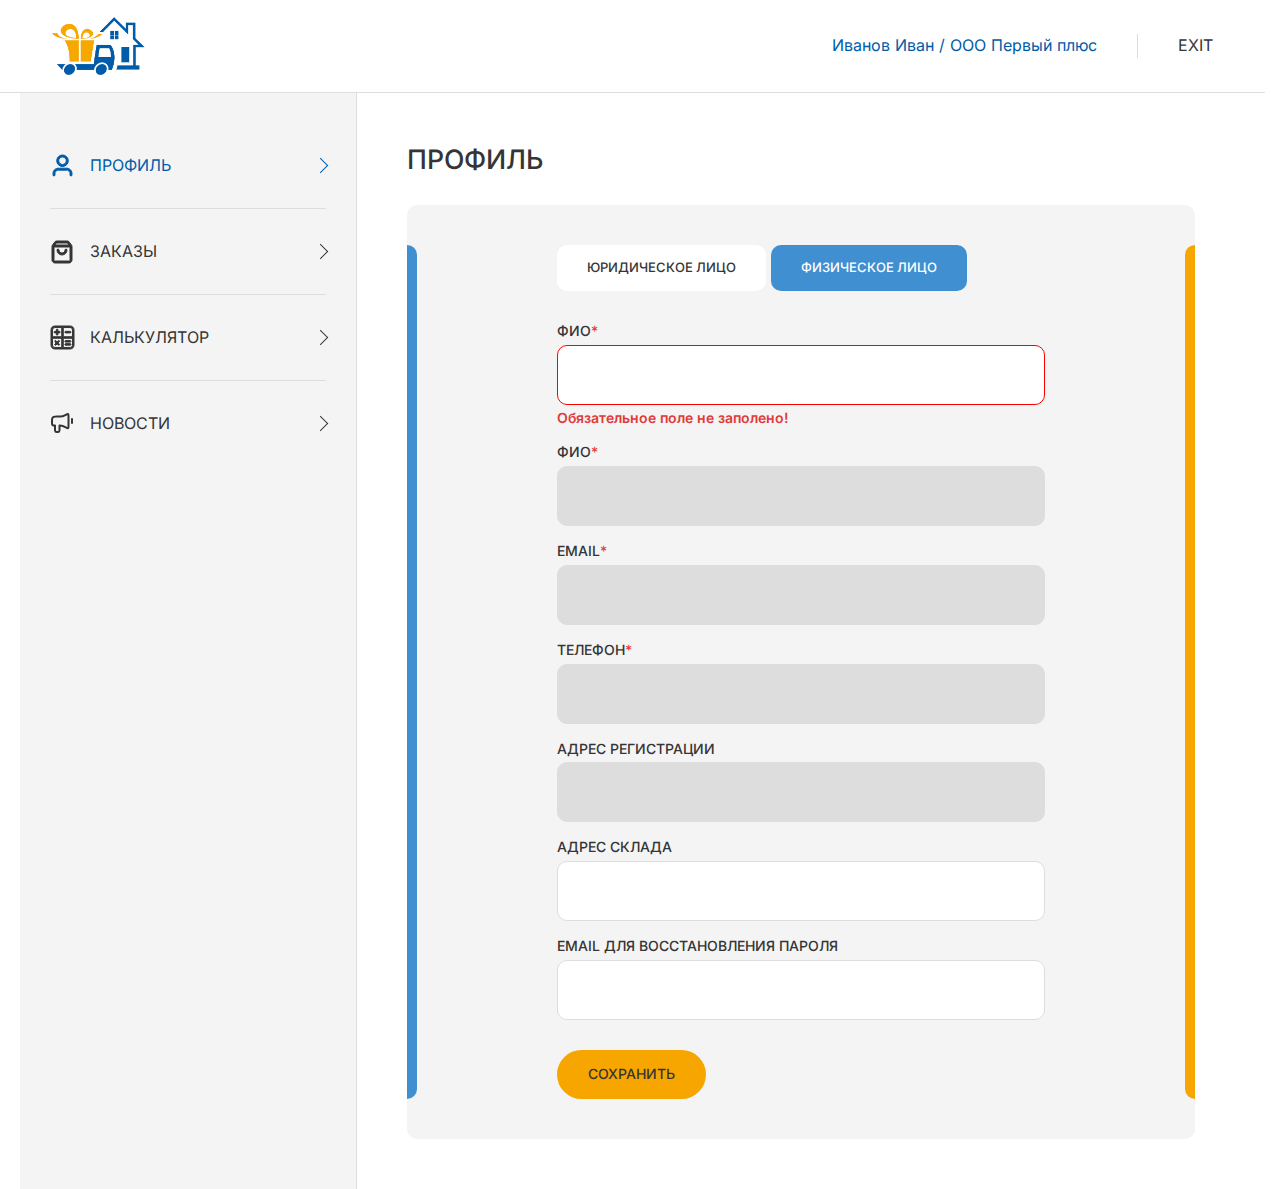
<file: profile.html>
<!DOCTYPE html>

<head>
    <title>Title</title>
    <meta name="viewport" content="width=device-width, initial-scale=1, shrink-to-fit=no">
    <meta charset="utf-8">

    <link rel="stylesheet" href="assets/css/font.css">
    <link rel="stylesheet" href="assets/css/style.css">
</head>

<body>
    <header class="header">
        <div class="container">
            <div class="header__inner d-flex jc-sb al-center">
                <a href="/" class="logo">
                    <img src="assets/images/logo/logo.svg" title="" alt="" />
                </a>
                <div class="profile-top  d-flex al-center">
                    <div class="profile-top__name">
                        Иванов Иван / ООО Первый плюс
                    </div>
                    <div class="profile-top__exit-btn">
                        Exit
                    </div>
                </div>
            </div>
        </div>
    </header>

    <main class="profile-page account-page">
        <div class="container">
            <div class="account-page__inner d-flex">
                <div class="profile-left">
                    <nav class="profile-menu-wrap">
                        <ul class="profile-menu">
                            <li class="profile-menu__item profile-menu__item--profile active">
                                <a href="profile.html"><svg>
                                        <use xlink:href="#profile"></use>
                                    </svg>
                                    Профиль
                                </a>
                            </li>
                            <li class="profile-menu__item profile-menu__item--orders">
                                <a href="orders.html"><svg>
                                        <use xlink:href="#orders"></use>
                                    </svg>
                                    Заказы
                                </a>
                            </li>
                            <li class="profile-menu__item profile-menu__item--calculator">
                                <a href="calculator.html"><svg>
                                        <use xlink:href="#calculator"></use>
                                    </svg>
                                    Калькулятор
                                </a>
                            </li>
                            <li class="profile-menu__item profile-menu__item--news">
                                <a href="news.html"><svg>
                                        <use xlink:href="#news"></use>
                                    </svg>
                                    Новости
                                </a>
                            </li>
                        </ul>
                    </nav>
                </div>
                <div class="profile-right">
                    <div class="profile-content">
                        <div class="page-title">
                            Профиль
                        </div>
                        <div class="profile-block profile-block-wrap profile-block--individual">
                            <div class="custom-tabs-wrap profile-block__tabs-wrap d-flex al-center">
                                <div class="custom-tab profile-block__tab">
                                    Юридическое лицо
                                </div>
                                <div class="custom-tab profile-block__tab active">
                                    Физическое лицо
                                </div>
                            </div>
                            <div class="custom-tabs-content-wrap profile-block__tabs-content-wrap">
                                <div class="custom-tab-content profile-block__tab-content">
                                    <form name="profile-form" class="form profile-form">
                                        <label class="input-item req">
                                            <span class="input-item__label">Компания</span>
                                            <input type="text" class="input-item__input" name="name-legal" value=""
                                                placeholder="" required readonly>
                                            <span class="input-item__error">Обязательное поле не заполено!</span>
                                        </label>
                                        <label class="input-item req">
                                            <span class="input-item__label">Email</span>
                                            <input type="text" class="input-item__input" name="email-legal"
                                                value="" placeholder="" required readonly>
                                            <span class="input-item__error">Обязательное поле не заполено!</span>
                                        </label>
                                        <label class="input-item req">
                                            <span class="input-item__label">Телефон</span>
                                            <input type="tel" class="input-item__input" name="phone-legal" value=""
                                                placeholder="" required readonly>
                                            <span class="input-item__error">Обязательное поле не заполено!</span>
                                        </label>
                                        <label class="input-item">
                                            <span class="input-item__label">УНП</span>
                                            <input type="number" class="input-item__input" name="address-reg-legal"
                                                value="" placeholder="" readonly>
                                        </label>
                                        <label class="input-item">
                                            <span class="input-item__label">Юридический Адрес</span>
                                            <input type="text" class="input-item__input" name="address-legal-legal"
                                                value="" placeholder="" readonly>
                                        </label>
                                        <label class="input-item">
                                            <span class="input-item__label">Адрес склада</span>
                                            <input type="text" class="input-item__input" name="address-store-legal"
                                                value="" placeholder="">
                                        </label>
                                        <label class="input-item">
                                            <span class="input-item__label">Email для восстановления пароля</span>
                                            <input type="text" class="input-item__input" name="phone-legal"
                                                value="" placeholder="">
                                        </label>
                                        <fieldset>
                                            <legend class="input-item__label">Фамилии менеджеров</legend>
                                            <label class="input-item">
                                                <input type="text" class="input-item__input" name="name-manager1"
                                                    value="" placeholder="" readonly>
                                            </label>
                                            <label class="input-item">
                                                <input type="text" class="input-item__input" name="name-manager2"
                                                    value="" placeholder="" readonly>
                                            </label>
                                            <label class="input-item">
                                                <input type="text" class="input-item__input" name="name-manager3"
                                                    value="" placeholder="" readonly>
                                            </label>
                                        </fieldset>
                                        <button class="form-btn btn" type="submit">
                                            Сохранить
                                        </button>
                                    </form>
                                </div>
                                <div class="custom-tab-content profile-block__tab-content opened">
                                    <form name="profile-form" class="profile-form">
                                        <label class="input-item req">
                                            <span class="input-item__label">ФИО</span>
                                            <input type="text" class="input-item__input error" name="name-individual"
                                                value="" placeholder="" required>
                                            <span class="input-item__error">Обязательное поле не заполено!</span>
                                        </label>
                                        <label class="input-item req">
                                            <span class="input-item__label">ФИО</span>
                                            <input type="text" class="input-item__input" name="name-individual" value=""
                                                placeholder="" required readonly>
                                            <span class="input-item__error">Обязательное поле не заполено!</span>
                                        </label>
                                        <label class="input-item req">
                                            <span class="input-item__label">Email</span>
                                            <input type="text" class="input-item__input" name="email-individual"
                                                value="" placeholder="" required readonly>
                                            <span class="input-item__error">Обязательное поле не заполено!</span>
                                        </label>
                                        <label class="input-item req">
                                            <span class="input-item__label">Телефон</span>
                                            <input type="tel" class="input-item__input" name="phone-individual" value=""
                                                placeholder="" required readonly>
                                            <span class="input-item__error">Обязательное поле не заполено!</span>
                                        </label>
                                        <label class="input-item">
                                            <span class="input-item__label">Адрес регистрации</span>
                                            <input type="text" class="input-item__input" name="address-reg-individual"
                                                value="" placeholder="" readonly>
                                        </label>
                                        <label class="input-item">
                                            <span class="input-item__label">Адрес склада</span>
                                            <input type="text" class="input-item__input" name="address-store-individual"
                                                value="" placeholder="">
                                        </label>
                                        <label class="input-item">
                                            <span class="input-item__label">Email для восстановления пароля</span>
                                            <input type="text" class="input-item__input" name="phone-individual"
                                                value="" placeholder="">
                                        </label>
                                        <button class="form-btn btn" type="submit">
                                            Сохранить
                                        </button>
                                    </form>
                                </div>
                            </div>
                        </div>
                    </div>
                </div>
            </div>
        </div>
    </main>


    <svg width="0" height="0" display="none">
        <symbol xmlns="http://www.w3.org/2000/svg" viewBox="0 0 11 8 " id="arrow-right">
            <path fill-rule="evenodd" clip-rule="evenodd"
                d="M7.17157 0.146447L10.3536 3.32843C10.5488 3.52369 10.5488 3.84027 10.3536 4.03553L7.17157 7.21752C6.97631 7.41278 6.65973 7.41278 6.46447 7.21752C6.2692 7.02225 6.2692 6.70567 6.46447 6.51041L8.79289 4.18198L-3.656e-07 4.18198L-2.78178e-07 3.18198L8.79289 3.18198L6.46447 0.853554C6.2692 0.658292 6.2692 0.341709 6.46447 0.146447C6.65973 -0.048815 6.97631 -0.0488149 7.17157 0.146447Z" />
        </symbol>

        <symbol xmlns="http://www.w3.org/2000/svg" viewBox="0 0 25 25 " id="profile">
            <path fill-rule="evenodd" clip-rule="evenodd"
                d="M12.5001 4C10.4056 4 8.71883 5.6851 8.71883 7.75C8.71883 9.8149 10.4056 11.5 12.5001 11.5C14.5946 11.5 16.2813 9.8149 16.2813 7.75C16.2813 5.6851 14.5946 4 12.5001 4ZM6.71883 7.75C6.71883 4.56819 9.31338 2 12.5001 2C15.6868 2 18.2813 4.56819 18.2813 7.75C18.2813 10.9318 15.6868 13.5 12.5001 13.5C9.31338 13.5 6.71883 10.9318 6.71883 7.75ZM9.66697 15.1944C9.72507 15.1944 9.78402 15.1944 9.84383 15.1944H15.1563C15.2161 15.1944 15.2751 15.1944 15.3332 15.1944C16.645 15.194 17.5254 15.1937 18.2723 15.4188C19.9483 15.9239 21.2633 17.228 21.7735 18.899C22.0009 19.6437 22.0006 20.5211 22.0001 21.8223C22.0001 21.8807 22.0001 21.9399 22.0001 22C22.0001 22.5523 21.5524 23 21.0001 23C20.4478 23 20.0001 22.5523 20.0001 22C20.0001 20.4537 19.9891 19.9036 19.8607 19.483C19.5468 18.4551 18.7359 17.6473 17.6952 17.3337C17.2687 17.2052 16.7114 17.1944 15.1563 17.1944H9.84383C8.28871 17.1944 7.73147 17.2052 7.30491 17.3337C6.26427 17.6473 5.45335 18.4551 5.13949 19.483C5.01106 19.9036 5.00008 20.4537 5.00008 22C5.00008 22.5523 4.55236 23 4.00008 23C3.44779 23 3.00008 22.5523 3.00008 22C3.00008 21.9399 3.00006 21.8807 3.00004 21.8223C2.99959 20.5211 2.99929 19.6437 3.22668 18.899C3.73689 17.228 5.05185 15.9239 6.72782 15.4188C7.47475 15.1937 8.35513 15.194 9.66697 15.1944Z" />
        </symbol>

        <symbol xmlns="http://www.w3.org/2000/svg" viewBox="0 0 25 25 " id="orders">
            <path fill-rule="evenodd" clip-rule="evenodd"
                d="M6.73861 1.99987C6.75961 1.99993 6.78012 2 6.80007 2H17.2001C17.22 2 17.2405 1.99993 17.2615 1.99987C17.4884 1.99915 17.7739 1.99825 18.0493 2.07689C18.2878 2.14499 18.5115 2.25685 18.709 2.40675C18.9372 2.57986 19.1077 2.80882 19.2433 2.99075C19.2558 3.00759 19.2681 3.02404 19.2801 3.04L20.861 5.14794C20.8752 5.16688 20.8895 5.18588 20.9037 5.2049L21.1601 5.54666C21.1736 5.56468 21.187 5.58253 21.2003 5.60024C21.3984 5.86399 21.5732 6.09667 21.7008 6.36055C21.813 6.5926 21.8949 6.83814 21.9443 7.0911C22.0006 7.37877 22.0004 7.66978 22.0001 7.99964C22.0001 8.0218 22.0001 8.04414 22.0001 8.06666V19.8386C22.0001 20.3657 22.0001 20.8205 21.9695 21.195C21.9372 21.5904 21.8659 21.9836 21.6731 22.362C21.3855 22.9265 20.9265 23.3854 20.362 23.673C19.9837 23.8658 19.5904 23.9371 19.1951 23.9694C18.8205 24 18.3658 24 17.8386 24L6.1615 24C5.63436 24 5.17961 24 4.80504 23.9694C4.40969 23.9371 4.01647 23.8658 3.63809 23.673C3.07361 23.3854 2.61467 22.9265 2.32705 22.362C2.13425 21.9836 2.06294 21.5904 2.03064 21.195C2.00003 20.8205 2.00005 20.3657 2.00007 19.8385L2.00007 8.06666C2.00007 8.04414 2.00005 8.0218 2.00003 7.99964C1.99978 7.66978 1.99956 7.37877 2.0558 7.0911C2.10525 6.83813 2.18709 6.59259 2.29931 6.36055C2.42693 6.09667 2.60171 5.864 2.79983 5.60026C2.81314 5.58254 2.82655 5.56468 2.84007 5.54666L3.09707 5.20399C3.1111 5.18527 3.12513 5.16656 3.13912 5.14792C3.1454 5.13955 3.15166 5.1312 3.15792 5.12286C3.15863 5.12191 3.15935 5.12095 3.16007 5.12L4.72007 3.04C4.73203 3.02404 4.74429 3.0076 4.75684 2.99075C4.89239 2.80882 5.06298 2.57986 5.29112 2.40675C5.48867 2.25685 5.71238 2.14499 5.95084 2.07689C6.22621 1.99825 6.51173 1.99915 6.73861 1.99987ZM6.32007 4.24L5.00007 6H19.0001L17.6801 4.24C17.5859 4.11448 17.5381 4.05129 17.5012 4.00715C17.5002 4.00593 17.4992 4.00476 17.4982 4.00364C17.4968 4.00356 17.4953 4.00347 17.4937 4.00339C17.4362 4.00032 17.357 4 17.2001 4H6.80007C6.64317 4 6.56394 4.00032 6.50647 4.00339C6.50488 4.00347 6.50335 4.00356 6.50189 4.00364C6.50094 4.00476 6.49996 4.00593 6.49894 4.00715C6.462 4.05129 6.4142 4.11448 6.32007 4.24ZM20 7.98921C19.8267 8.00008 19.6284 8.00004 19.435 8L4.60007 8C4.58845 8 4.57682 8 4.56516 8C4.37173 8.00004 4.17348 8.00008 4.00012 7.98921C4.00008 8.01372 4.00007 8.03951 4.00007 8.06666L4.00007 19.8C4.00007 20.3765 4.00084 20.7488 4.02399 21.0322C4.04619 21.3038 4.08387 21.4045 4.10906 21.454C4.20493 21.6421 4.35791 21.7951 4.54608 21.891C4.59552 21.9162 4.69624 21.9539 4.9679 21.9761C5.25124 21.9992 5.62351 22 6.20007 22L17.8001 22C18.3766 22 18.7489 21.9992 19.0322 21.9761C19.3039 21.9539 19.4046 21.9162 19.4541 21.891C19.6422 21.7951 19.7952 21.6421 19.8911 21.454C19.9163 21.4045 19.9539 21.3038 19.9761 21.0322C19.9993 20.7488 20.0001 20.3765 20.0001 19.8V8.06666C20.0001 8.03951 20 8.01372 20 7.98921ZM8.00007 10C8.55235 10 9.00007 10.4477 9.00007 11C9.00007 11.7956 9.31614 12.5587 9.87875 13.1213C10.4414 13.6839 11.2044 14 12.0001 14C12.7957 14 13.5588 13.6839 14.1214 13.1213C14.684 12.5587 15.0001 11.7956 15.0001 11C15.0001 10.4477 15.4478 10 16.0001 10C16.5524 10 17.0001 10.4477 17.0001 11C17.0001 12.3261 16.4733 13.5978 15.5356 14.5355C14.5979 15.4732 13.3261 16 12.0001 16C10.674 16 9.40221 15.4732 8.46453 14.5355C7.52685 13.5978 7.00007 12.3261 7.00007 11C7.00007 10.4477 7.44778 10 8.00007 10Z" />
        </symbol>

        <symbol xmlns="http://www.w3.org/2000/svg" viewBox="0 0 25 25 " id="calculator">
            <path
                d="M20.1667 1H4.83333C2.71963 1 1 2.71963 1 4.83333V20.1667C1 22.2804 2.71963 24 4.83333 24H20.1667C22.2804 24 24 22.2804 24 20.1667V4.83333C24 2.71963 22.2804 1 20.1667 1ZM22.4667 4.83333V11.7333H13.2667V2.53333H20.1667C21.4347 2.53333 22.4667 3.56527 22.4667 4.83333ZM4.83333 2.53333H11.7333V11.7333H2.53333V4.83333C2.53333 3.56527 3.56527 2.53333 4.83333 2.53333ZM2.53333 20.1667V13.2667H11.7333V22.4667H4.83333C3.56527 22.4667 2.53333 21.4347 2.53333 20.1667ZM20.1667 22.4667H13.2667V13.2667H22.4667V20.1667C22.4667 21.4347 21.4347 22.4667 20.1667 22.4667Z" />
            <path
                d="M4.83332 7.90001H6.36665V9.43335C6.36665 9.63668 6.44742 9.83168 6.5912 9.97546C6.73498 10.1192 6.92998 10.2 7.13332 10.2C7.33665 10.2 7.53165 10.1192 7.67543 9.97546C7.81921 9.83168 7.89998 9.63668 7.89998 9.43335V7.90001H9.43332C9.63665 7.90001 9.83165 7.81924 9.97543 7.67546C10.1192 7.53168 10.2 7.33668 10.2 7.13335C10.2 6.93001 10.1192 6.73501 9.97543 6.59123C9.83165 6.44745 9.63665 6.36668 9.43332 6.36668H7.89998V4.83335C7.89998 4.63001 7.81921 4.43501 7.67543 4.29123C7.53165 4.14745 7.33665 4.06668 7.13332 4.06668C6.92998 4.06668 6.73498 4.14745 6.5912 4.29123C6.44742 4.43501 6.36665 4.63001 6.36665 4.83335V6.36668H4.83332C4.62998 6.36668 4.43498 6.44745 4.2912 6.59123C4.14742 6.73501 4.06665 6.93001 4.06665 7.13335C4.06665 7.33668 4.14742 7.53168 4.2912 7.67546C4.43498 7.81924 4.62998 7.90001 4.83332 7.90001ZM15.5667 7.90001H20.1667C20.37 7.90001 20.565 7.81924 20.7088 7.67546C20.8525 7.53168 20.9333 7.33668 20.9333 7.13335C20.9333 6.93001 20.8525 6.73501 20.7088 6.59123C20.565 6.44745 20.37 6.36668 20.1667 6.36668H15.5667C15.3633 6.36668 15.1683 6.44745 15.0245 6.59123C14.8808 6.73501 14.8 6.93001 14.8 7.13335C14.8 7.33668 14.8808 7.53168 15.0245 7.67546C15.1683 7.81924 15.3633 7.90001 15.5667 7.90001ZM20.1667 18.6333H15.5667C15.3633 18.6333 15.1683 18.7141 15.0245 18.8579C14.8808 19.0017 14.8 19.1967 14.8 19.4C14.8 19.6033 14.8808 19.7984 15.0245 19.9421C15.1683 20.0859 15.3633 20.1667 15.5667 20.1667H20.1667C20.37 20.1667 20.565 20.0859 20.7088 19.9421C20.8525 19.7984 20.9333 19.6033 20.9333 19.4C20.9333 19.1967 20.8525 19.0017 20.7088 18.8579C20.565 18.7141 20.37 18.6333 20.1667 18.6333ZM20.1667 15.5667H15.5667C15.3633 15.5667 15.1683 15.6475 15.0245 15.7912C14.8808 15.935 14.8 16.13 14.8 16.3333C14.8 16.5367 14.8808 16.7317 15.0245 16.8755C15.1683 17.0192 15.3633 17.1 15.5667 17.1H20.1667C20.37 17.1 20.565 17.0192 20.7088 16.8755C20.8525 16.7317 20.9333 16.5367 20.9333 16.3333C20.9333 16.13 20.8525 15.935 20.7088 15.7912C20.565 15.6475 20.37 15.5667 20.1667 15.5667ZM8.21738 17.8667L9.30145 16.7826C9.37263 16.7114 9.42909 16.6269 9.46762 16.5339C9.50614 16.4409 9.52597 16.3412 9.52597 16.2406C9.52597 16.1399 9.50614 16.0402 9.46762 15.9472C9.42909 15.8542 9.37263 15.7697 9.30145 15.6985C9.23027 15.6274 9.14577 15.5709 9.05276 15.5324C8.95976 15.4939 8.86008 15.474 8.75942 15.474C8.65875 15.474 8.55907 15.4939 8.46607 15.5324C8.37307 15.5709 8.28856 15.6274 8.21738 15.6985L7.13332 16.7826L6.04925 15.6985C5.97807 15.6274 5.89357 15.5709 5.80056 15.5324C5.70756 15.4939 5.60788 15.474 5.50722 15.474C5.40655 15.474 5.30687 15.4939 5.21387 15.5324C5.12087 15.5709 5.03636 15.6274 4.96518 15.6985C4.894 15.7697 4.83754 15.8542 4.79902 15.9472C4.76049 16.0402 4.74067 16.1399 4.74067 16.2406C4.74067 16.3412 4.76049 16.4409 4.79902 16.5339C4.83754 16.6269 4.894 16.7114 4.96518 16.7826L6.04925 17.8667L4.96518 18.9515C4.894 19.0227 4.83754 19.1072 4.79902 19.2002C4.76049 19.2932 4.74067 19.3929 4.74067 19.4935C4.74067 19.5942 4.76049 19.6939 4.79902 19.7869C4.83754 19.8799 4.894 19.9644 4.96518 20.0356C5.03636 20.1068 5.12087 20.1632 5.21387 20.2017C5.30687 20.2403 5.40655 20.2601 5.50722 20.2601C5.60788 20.2601 5.70756 20.2403 5.80056 20.2017C5.89357 20.1632 5.97807 20.1068 6.04925 20.0356L7.13332 18.9515L8.21738 20.0356C8.28842 20.107 8.37287 20.1637 8.4659 20.2024C8.55892 20.2411 8.65867 20.261 8.75942 20.261C8.86016 20.261 8.95992 20.2411 9.05294 20.2024C9.14596 20.1637 9.23042 20.107 9.30145 20.0356C9.37271 19.9644 9.42924 19.88 9.46781 19.7869C9.50638 19.6939 9.52624 19.5942 9.52624 19.4935C9.52624 19.3929 9.50638 19.2932 9.46781 19.2001C9.42924 19.1071 9.37271 19.0227 9.30145 18.9515L8.21738 17.8667Z" />
        </symbol>

        <symbol xmlns="http://www.w3.org/2000/svg" viewBox="0 0 25 25 " id="news" fill="none">
            <path
                d="M22 8.11564V12.1156M10.25 5.61563H6.8C5.11984 5.61563 4.27976 5.61563 3.63803 5.94261C3.07354 6.23024 2.6146 6.68918 2.32698 7.25366C2 7.8954 2 8.73548 2 10.4156L2 11.6156C2 12.5475 2 13.0135 2.15224 13.381C2.35523 13.8711 2.74458 14.2604 3.23463 14.4634C3.60218 14.6156 4.06812 14.6156 5 14.6156V18.8656C5 19.0978 5 19.2139 5.00963 19.3117C5.10316 20.2612 5.85441 21.0125 6.80397 21.106C6.90175 21.1156 7.01783 21.1156 7.25 21.1156C7.48217 21.1156 7.59826 21.1156 7.69604 21.106C8.64559 21.0125 9.39685 20.2612 9.49037 19.3117C9.5 19.2139 9.5 19.0978 9.5 18.8656V14.6156H10.25C12.0164 14.6156 14.1772 15.5625 15.8443 16.4713C16.8168 17.0014 17.3031 17.2665 17.6216 17.2275C17.9169 17.1913 18.1402 17.0587 18.3133 16.8167C18.5 16.5558 18.5 16.0336 18.5 14.9893V5.24192C18.5 4.19763 18.5 3.67548 18.3133 3.41452C18.1402 3.17254 17.9169 3.03993 17.6216 3.00376C17.3031 2.96476 16.8168 3.22983 15.8443 3.75999C14.1772 4.66875 12.0164 5.61563 10.25 5.61563Z"
                stroke-width="2" stroke-linecap="round" stroke-linejoin="round" />

        </symbol>

        <symbol xmlns="http://www.w3.org/2000/svg" viewBox="0 0 11 11 " id="plus" fill="none">
            <path d="M4.58333 0H6.41667V11H4.58333V0Z" fill="#353535" />
            <path d="M11 4.58333V6.41667L0 6.41667L8.01372e-08 4.58333L11 4.58333Z" fill="#353535" />
        </symbol>

    </svg>

    <script src="https://ajax.googleapis.com/ajax/libs/jquery/2.2.0/jquery.min.js"></script>

    <script src="//api-maps.yandex.ru/2.0/?load=package.standard,package.geoObjects&lang=ru-RU"
        type="text/javascript"></script>
    <script type="text/javascript" src="assets/js/yandex-map.js"></script>
    <script type="text/javascript" src="libs/jquery.maskedinput.min.js"></script>

    <script type="text/javascript" src="assets/js/script.js"></script>


</body>

</html>
</file>
<file: assets/css/font.css>
/* inter-regular - cyrillic_latin */
@font-face {
  font-display: swap; 
  font-family: 'Inter';
  font-style: normal;
  font-weight: 400;
  src: url('../fonts/inter-v18-cyrillic_latin-regular.woff2') format('woff2');
}
/* inter-500 - cyrillic_latin */
@font-face {
  font-display: swap; 
  font-family: 'Inter';
  font-style: normal;
  font-weight: 500;
  src: url('../fonts/inter-v18-cyrillic_latin-500.woff2') format('woff2');
}
/* inter-600 - cyrillic_latin */
@font-face {
  font-display: swap; 
  font-family: 'Inter';
  font-style: normal;
  font-weight: 600;
  src: url('../fonts/inter-v18-cyrillic_latin-600.woff2') format('woff2');
}
/* inter-700 - cyrillic_latin */
@font-face {
  font-display: swap; 
  font-family: 'Inter';
  font-style: normal;
  font-weight: 700;
  src: url('../fonts/inter-v18-cyrillic_latin-700.woff2') format('woff2');
}
</file>
<file: assets/css/style.css>
/*vars*/
:root {
  --container-width: 1400px;
  --container-padding: 20px;
  --font-family-main: "Inter";
  --font-size-main: 16px;
  --font-weigth-main: 400;
  --font--height-main: 19.36px;
  --text-color: #353535;
  --page-bg: #fff;
  --accent: #F7A600;
  --link-color: #005CA9; }

.theme-back--colored {
  --page-bg: #F6F4F9;
  --text-color: #fff; }

html {
  width: 100%;
  scrollbar-gutter: stable;
  scroll-behavior: smooth; }

body {
  width: 100%;
  margin: 0;
  overflow-x: hidden;
  font-family: var(--font-family-main);
  font-size: var(--font-size-main);
  font-weight: var(--font-weigth-main);
  line-height: var(--font--height-main);
  color: var(--text-color);
  background-color: var(--page-bg); }

/* Reset and base styles  */
* {
  padding: 0px;
  margin: 0px;
  border: none; }

*,
*::before,
*::after {
  -webkit-box-sizing: border-box;
          box-sizing: border-box;
  outline: none; }

a,
a:link,
a:visited {
  text-decoration: none;
  cursor: pointer; }

a:hover {
  text-decoration: none; }

aside,
nav,
footer,
header,
section,
main {
  display: block; }

h1,
h2,
h3,
h4,
h5,
h6,
p {
  font-size: inherit;
  font-weight: inherit; }

ul,
ul li {
  list-style: none; }

img {
  vertical-align: top;
  display: inline-block; }

img,
svg {
  max-width: 100%;
  height: auto; }

address {
  font-style: normal; }

input,
textarea,
button,
select {
  font-family: inherit;
  font-size: inherit;
  color: inherit;
  background-color: transparent; }

input::-ms-clear {
  display: none; }

button,
input[type="submit"] {
  display: inline-block;
  -webkit-box-shadow: none;
          box-shadow: none;
  background-color: transparent;
  background: none;
  cursor: pointer; }

input::-webkit-outer-spin-button,
input::-webkit-inner-spin-button {
  -webkit-appearance: none;
  margin: 0; }

input:focus,
input:active,
button:focus,
button:active {
  outline: none; }

button::-moz-focus-inner {
  padding: 0;
  border: 0; }

label {
  cursor: pointer; }

legend {
  display: block; }

/*utils*/
.d-flex {
  display: -webkit-box;
  display: -ms-flexbox;
  display: flex;
  -ms-flex-wrap: wrap;
  flex-wrap: wrap; }

.al-center {
  align-items: center;
  -webkit-box-align: center;
  -ms-flex-align: center; }

.jc-sb {
  justify-content: space-between;
  -webkit-box-pack: justify;
  -ms-flex-pack: justify; }

.jc-center {
  justify-content: center;
  -webkit-box-pack: center;
  -ms-flex-pack: center; }

.jc-end {
  -webkit-box-pack: end;
  -ms-flex-pack: end;
  justify-content: flex-end; }

.w-100 {
  width: 100%; }

img {
  display: block; }

.rel {
  position: relative; }

.pic-wrap img {
  width: 100%;
  height: 100%;
  -o-object-fit: cover;
     object-fit: cover; }

.visible-xs,
.visible-s,
.visible-m {
  display: none; }

.ta-center {
  text-align: center; }

a {
  color: var(--text-color); }

/* common */
.container {
  margin: 0 auto;
  padding: 0 var(--container-padding);
  max-width: var(--container-width);
  width: 100%; }

.btn {
  border: 1px solid transparent;
  background-color: var(--accent);
  border-radius: 45px;
  padding: 15px 30px;
  width: -webkit-fit-content;
  width: -moz-fit-content;
  width: fit-content;
  font-size: 14px;
  font-weight: 500;
  line-height: 16.94px;
  text-transform: uppercase;
  display: -webkit-box;
  display: -ms-flexbox;
  display: flex;
  -webkit-box-align: center;
      -ms-flex-align: center;
          align-items: center;
  -webkit-box-pack: center;
      -ms-flex-pack: center;
          justify-content: center;
  text-align: center;
  color: var(--text-color);
  -webkit-transition: all 0.5s ease;
  transition: all 0.5s ease;
  cursor: pointer; }
  .btn:hover, .btn:active {
    background-color: #ffffff;
    color: var(--accent); }

.page-title {
  font-weight: 500;
  text-transform: uppercase;
  margin-bottom: 30px;
  font-size: calc(max(1.5rem, min(2.0833333333vw, 1.875rem)));
  line-height: 120%; }

.form__title {
  text-transform: uppercase;
  font-size: 23px;
  font-weight: 500;
  line-height: 27.84px;
  font-size: calc(max(1.3125rem, min(1.5972222222vw, 1.4375rem)));
  line-height: 121%; }

.form__title_s {
  font-size: 18px;
  font-weight: 600;
  line-height: 21.78px;
  margin-bottom: 15px;
  text-transform: uppercase; }

/*header*/
.header {
  position: relative;
  top: 0;
  left: 0;
  width: 100%;
  z-index: 5;
  background: transparent;
  border-bottom: 1px solid #DDDDDD;
  padding: 17px 0;
  overflow: hidden;
  -webkit-transition: .2s linear;
  transition: .2s linear; }
  .header .container {
    padding: 0 50px; }

.logo {
  width: 95px; }

.profile-top__name {
  color: #005CA9; }

.profile-top__exit-btn {
  cursor: pointer;
  text-transform: uppercase;
  padding: 2px;
  padding-left: 40px;
  border-left: 1px solid #DDDDDD;
  margin-left: 40px; }

/*form*/
textarea {
  width: 100%;
  height: 174px; }

fieldset {
  margin-top: 15px; }

.input-item {
  display: block;
  position: relative; }
  .input-item:not(:first-child) {
    margin-top: 15px; }
  fieldset .input-item:first-of-type {
    margin-top: 0 !important; }
  fieldset .input-item:not(:first-child) {
    margin-top: 10px; }
  .input-item.req .input-item__label {
    position: relative; }
    .input-item.req .input-item__label::after {
      position: absolute;
      content: "*";
      color: #E03A3A;
      top: 0;
      font-weight: 500; }

input[readonly] {
  background-color: #DDDDDD;
  cursor: not-allowed; }

.input-item__input {
  width: 100%;
  padding: 20px;
  font-size: 16px;
  font-weight: 400;
  line-height: 19.36px;
  color: #353535;
  border: 1px solid #DDDDDD;
  border-radius: 10px;
  background-color: #ffffff;
  -webkit-transition: all 300ms;
  transition: all 300ms; }
  .input-item__input:not(textarea) {
    height: 60px; }
  .input-item__input::-webkit-input-placeholder {
    color: #353535; }
  .input-item__input:-ms-input-placeholder {
    color: #353535; }
  .input-item__input::-ms-input-placeholder {
    color: #353535; }
  .input-item__input::placeholder {
    color: #353535; }

.input-item__error,
.input-item__label {
  display: inline-block;
  font-size: 14px;
  font-weight: 500;
  line-height: 16.94px;
  -webkit-user-select: none;
     -moz-user-select: none;
      -ms-user-select: none;
          user-select: none;
  margin-bottom: 5px; }

.input-item__label {
  text-transform: uppercase;
  width: 100%; }
  .input-item__label .profile-page span {
    text-transform: none;
    color: #696969; }

.input-item__error {
  display: none;
  position: relative;
  left: 0;
  width: -webkit-fit-content;
  width: -moz-fit-content;
  width: fit-content;
  height: -webkit-fit-content;
  height: -moz-fit-content;
  height: fit-content;
  color: #E03A3A;
  font-weight: 600;
  margin-top: 5px; }

.input-item__input.error ~ .input-item__error {
  display: block; }

.input-item__input.error {
  border-color: red; }

.form-btn {
  margin-top: 30px; }

.form__checkeboxes {
  margin-top: 15px;
  gap: 10px 50px; }
  .form__checkeboxes .input-item {
    display: -webkit-box;
    display: -ms-flexbox;
    display: flex;
    -webkit-box-align: center;
        -ms-flex-align: center;
            align-items: center;
    margin-top: 0; }
  .form__checkeboxes .input-item__label {
    font-size: 16px;
    font-weight: 500;
    line-height: 19.36px;
    text-transform: none; }

.checkbox > input {
  position: absolute;
  z-index: -1;
  opacity: 0; }

.checkbox > span {
  display: -webkit-inline-box;
  display: -ms-inline-flexbox;
  display: inline-flex;
  -webkit-box-align: center;
      -ms-flex-align: center;
          align-items: center;
  -webkit-user-select: none;
     -moz-user-select: none;
      -ms-user-select: none;
          user-select: none; }

.checkbox > span::before {
  content: '';
  display: inline-block;
  width: 29px;
  height: 29px;
  -ms-flex-negative: 0;
      flex-shrink: 0;
  -webkit-box-flex: 0;
      -ms-flex-positive: 0;
          flex-grow: 0;
  border: 2px solid #DDDDDD;
  border-radius: 5px;
  margin-right: 15px;
  background: #ffffff;
  background-repeat: no-repeat;
  background-position: center center;
  background-size: 50% 50%; }

.checkbox > input:checked + span::before {
  background: url(../images/icons/checkbox.svg) center no-repeat; }

.form__radio-btns {
  gap: 20px 50px;
  margin-top: 30px; }

.form__radio-btns {
  gap: 10px 50px; }

.form__radio-btns-title,
.form__checkeboxes-title {
  width: 100%;
  font-size: 14px;
  font-weight: 500;
  line-height: 16.94px;
  text-transform: uppercase; }
  .form__radio-btns-title.req,
  .form__checkeboxes-title.req {
    position: relative;
    width: -webkit-fit-content;
    width: -moz-fit-content;
    width: fit-content; }
    .form__radio-btns-title.req::after,
    .form__checkeboxes-title.req::after {
      position: absolute;
      content: "*";
      color: #E03A3A;
      top: 0;
      right: -10px;
      font-weight: 600; }

.radio-btn.input-item:not(:first-child) {
  margin-top: 0; }
.radio-btn .input-item__label {
  font-size: 16px;
  font-weight: 500;
  line-height: 19.36px;
  text-transform: none;
  margin-bottom: 0; }

.radio-btn > input {
  position: absolute;
  z-index: -1;
  opacity: 0; }

.radio-btn > span {
  display: -webkit-inline-box;
  display: -ms-inline-flexbox;
  display: inline-flex;
  -webkit-box-align: center;
      -ms-flex-align: center;
          align-items: center;
  -webkit-user-select: none;
     -moz-user-select: none;
      -ms-user-select: none;
          user-select: none; }

.radio-btn > span::before {
  content: '';
  display: inline-block;
  width: 29px;
  height: 29px;
  -ms-flex-negative: 0;
      flex-shrink: 0;
  -webkit-box-flex: 0;
      -ms-flex-positive: 0;
          flex-grow: 0;
  border: 2px solid #DDDDDD;
  border-radius: 5px;
  margin-right: 15px;
  background: #ffffff;
  background-repeat: no-repeat;
  background-position: center center;
  background-size: 50% 50%; }

.radio-btn > input:checked + span::before {
  background: #ffffff url(../images/icons/radio.svg) center no-repeat; }

/*select*/
.select-wrap {
  margin-top: 15px; }

.select {
  position: relative; }

.new-select {
  height: 60px;
  position: relative;
  cursor: pointer;
  -webkit-user-select: none;
     -moz-user-select: none;
      -ms-user-select: none;
          user-select: none;
  background-color: #ffffff;
  border: 1px solid #DDDDDD;
  border-radius: 10px;
  width: 100%;
  padding: 20px 42px 20px 20px;
  color: var(--text-color);
  -webkit-transition: all 200ms;
  transition: all 200ms;
  overflow: hidden;
  text-overflow: ellipsis;
  white-space: nowrap; }
  .new-select:after {
    content: "";
    display: block;
    position: absolute;
    right: 20px;
    top: calc(50% - 8px);
    border: solid var(--text-color);
    border-width: 0 2px 2px 0;
    display: inline-block;
    padding: 4px;
    transform: rotate(45deg);
    -webkit-transform: rotate(45deg);
    opacity: 0.6;
    -webkit-transform: rotate(0deg);
    transform: rotate(45deg); }
  .new-select.on:after {
    -webkit-transform: rotate(-135deg);
            transform: rotate(-135deg);
    top: calc(50% - 4px); }

.input-item.with-search {
  position: relative; }
  .input-item.with-search:after {
    content: "";
    display: block;
    position: absolute;
    border: 0;
    background: url(../images/icons/search.svg) center no-repeat;
    right: 20px;
    width: 19px;
    height: 19px;
    -webkit-transform: rotate(0deg);
            transform: rotate(0deg);
    top: calc(50% + 2px); }

.new-select__list {
  position: absolute;
  left: 0;
  top: 100%;
  border: 1px solid #DDDDDD;
  border-radius: 10px;
  cursor: pointer;
  width: 100%;
  max-height: 130px;
  z-index: 2;
  background: #fff;
  -webkit-user-select: none;
     -moz-user-select: none;
      -ms-user-select: none;
          user-select: none;
  padding: 20px;
  overflow: auto;
  -webkit-box-shadow: 0px 12px 11px 0px #0000001A;
          box-shadow: 0px 12px 11px 0px #0000001A; }

.new-select__item {
  border-radius: 20px;
  position: relative; }
  .new-select__item:hover {
    color: var(--link-color); }
  .new-select__item:not(:first-child) {
    margin-top: 15px; }

/*tabs*/
/*authorization-page*/
.authorization-page {
  display: -webkit-box;
  display: -ms-flexbox;
  display: flex;
  -webkit-box-align: center;
      -ms-flex-align: center;
          align-items: center;
  -webkit-box-pack: center;
      -ms-flex-pack: center;
          justify-content: center;
  height: 100vh;
  background: url(../images/back.png) no-repeat center;
  background-size: cover; }

.authorization-container__logo {
  margin: 0 auto 34px;
  width: 183px; }

.authorization-page__title {
  margin-bottom: 45px;
  text-align: center; }

.authorization-form__wrap {
  width: 705px;
  padding: 50px 92px;
  background-color: #005CA9;
  border-radius: 10px;
  color: #ffffff;
  position: relative;
  font-weight: 400; }
  .authorization-form__wrap::after, .authorization-form__wrap:before {
    content: "";
    position: absolute;
    top: 50%;
    -webkit-transform: translateY(-50%);
            transform: translateY(-50%);
    width: 10px;
    height: 71%;
    background-color: var(--accent); }
  .authorization-form__wrap::after {
    right: 0;
    border-radius: 10px 0 0 10px; }
  .authorization-form__wrap::before {
    left: 0;
    border-radius: 0 10px 10px 0; }

.authorization-form__title {
  font-size: 25px;
  font-weight: 500;
  line-height: 30.26px;
  text-transform: uppercase;
  font-size: calc(max(1.25rem, min(1.7361111111vw, 1.5625rem))); }

.authorization-form__text {
  margin-top: 5px;
  padding-bottom: 20px;
  border-bottom: 1px solid #004C8C; }

.authorization-form__info {
  margin-top: 5px; }
  .authorization-form__info span {
    font-weight: 700; }

.authorization-form .input-item {
  margin-top: 20px; }

.authorization-form .input-item__label {
  font-size: 14px;
  font-weight: 500;
  line-height: 16.94px;
  color: #ffffff;
  text-transform: uppercase;
  max-width: 350px;
  display: inline-block; }

.authorization-form .input-item__input {
  width: 100%;
  padding: 20px;
  font-weight: 400;
  color: #353535;
  border-radius: 10px;
  background-color: #ffffff;
  -webkit-transition: all 300ms;
  transition: all 300ms;
  margin-top: 5px;
  border: 1px solid transparent; }
  .authorization-form .input-item__input::-webkit-input-placeholder {
    color: #353535; }
  .authorization-form .input-item__input:-ms-input-placeholder {
    color: #353535; }
  .authorization-form .input-item__input::-ms-input-placeholder {
    color: #353535; }
  .authorization-form .input-item__input::placeholder {
    color: #353535; }

.authorization-form .input-item__error {
  display: none;
  margin-top: 5px;
  color: var(--accent); }

.authorization-form .error.input-item .input-item__input {
  border: 1px solid var(--accent); }
.authorization-form .input-item__error {
  display: block; }

.authorization-form__btn {
  margin-top: 20px;
  color: var(--link-color); }
  .authorization-form__btn svg {
    fill: #004C8C;
    width: 10px;
    height: 7px;
    margin-left: 12px;
    -webkit-transition: all 300ms;
    transition: all 300ms; }
  .authorization-form__btn:hover {
    background-color: #ffffff;
    color: var(--accent); }
    .authorization-form__btn:hover svg {
      fill: var(--accent); }

/*profile-page*/
.profile-left {
  padding: 30px;
  background-color: #F4F4F4;
  border-right: 1px solid #DDDDDD;
  min-height: 100vh;
  width: 337px; }

.profile-right {
  width: calc(100% - 337px); }

.profile-right {
  padding: 50px; }

.profile-menu__item:not(:last-child) {
  border-bottom: 1px solid #DDDDDD; }
.profile-menu__item a {
  text-transform: uppercase;
  display: -webkit-box;
  display: -ms-flexbox;
  display: flex;
  -webkit-box-align: center;
      -ms-flex-align: center;
          align-items: center;
  padding: 30px 0;
  position: relative; }
  .profile-menu__item a::after {
    content: "";
    position: relative;
    right: 0;
    top: 50%;
    -webkit-transform: translateY(-50%);
            transform: translateY(-50%);
    border: solid #353535;
    border-width: 0 1px 1px 0;
    display: inline-block;
    padding: 5px;
    transform: rotate(-45deg);
    -webkit-transform: rotate(-45deg);
    margin-left: auto; }
.profile-menu__item svg {
  width: 25px;
  height: 25px;
  fill: #353535;
  stroke: #353535;
  margin-right: 15px; }
.profile-menu__item.active {
  color: var(--link-color); }
  .profile-menu__item.active a {
    color: var(--link-color); }
  .profile-menu__item.active svg {
    fill: var(--link-color);
    stroke: var(--link-color); }
  .profile-menu__item.active a::after {
    border: solid var(--link-color);
    border-width: 0 1px 1px 0;
    display: inline-block;
    padding: 5px;
    transform: rotate(-45deg);
    -webkit-transform: rotate(-45deg); }

.profile-block {
  padding: 40px 150px;
  border-radius: 10px;
  background-color: #F4F4F4;
  position: relative; }
  .profile-block::after, .profile-block::before {
    position: absolute;
    content: "";
    width: 10px;
    height: calc(100% - 80px);
    top: 50%;
    -webkit-transform: translateY(-50%);
            transform: translateY(-50%); }
  .profile-block::before {
    left: 0;
    border-radius: 0 10px 10px 0; }
  .profile-block.profile-block--individual::before {
    background-color: #408FD0; }
  .profile-block.profile-block--legal::before {
    background-color: #7520BB; }
  .profile-block::after {
    right: 0;
    border-radius: 10px 0 0 10px;
    background-color: var(--accent); }

/*tabs*/
.profile-block__tabs-wrap {
  gap: 5px; }

.profile-block__tab {
  cursor: pointer;
  padding: 15px 30px;
  font-size: 13px;
  font-weight: 500;
  line-height: 15.73px;
  text-transform: uppercase;
  background-color: #ffffff;
  border-radius: 10px; }
  .profile-block--individual .profile-block__tab.active {
    background-color: #408FD0;
    color: #ffffff; }
  .profile-block--legal .profile-block__tab.active {
    background-color: #7520BB;
    color: #ffffff; }

.profile-block__tab-content {
  display: none;
  -webkit-transition: opacity 0.5s;
  transition: opacity 0.5s;
  opacity: 0; }

.profile-block__tab-content.opened {
  display: block;
  opacity: 1; }

.profile-form {
  margin-top: 30px; }

/*orders-page*/
/*map*/
.orders-page .profile-block::after,
.orders-page .profile-block::before {
  width: 5px; }

.form__map {
  height: 326px; }
  .form__map .ymaps-map {
    border-radius: 10px; }

.form-block:not(:first-child),
.form-block-inner:not(:first-child) {
  margin-top: 30px; }

.adress-fieldset {
  display: grid;
  grid-template-columns: repeat(3, 1fr);
  gap: 15px;
  grid-auto-flow: dense; }
  .adress-fieldset .select-wrap,
  .adress-fieldset .input-item {
    grid-column: span 3;
    margin-top: 0; }
  .adress-fieldset .input-item.col-100-xs {
    grid-column: span 1;
    margin-top: 0; }

.cargo-fieldset {
  display: grid;
  grid-template-columns: repeat(4, 1fr);
  gap: 15px;
  grid-auto-flow: dense;
  background-color: #EAEAEA;
  padding: 30px 50px;
  margin-left: -50px;
  margin-right: -50px;
  border-radius: 10px; }
  .cargo-fieldset .select-wrap,
  .cargo-fieldset .input-item,
  .cargo-fieldset .form__title_s {
    grid-column: span 4;
    margin-top: 0; }
  .cargo-fieldset .input-item.col-100-xs {
    grid-column: span 1;
    margin-top: 0; }

.form__title_s.req {
  position: relative;
  width: -webkit-fit-content;
  width: -moz-fit-content;
  width: fit-content; }
  .form__title_s.req::after {
    position: absolute;
    content: "*";
    color: #E03A3A;
    top: 0;
    right: -10px;
    font-weight: 600; }

/*input date*/
input[type="date"] {
  -webkit-appearance: none;
  -moz-appearance: none;
       appearance: none; }

input[type="date"]::-webkit-inner-spin-button,
input[type="date"]::-webkit-outer-spin-button {
  -webkit-appearance: none;
  margin: 0; }

input[type="date"]::-moz-calendar-picker {
  opacity: 0; }

input::-webkit-calendar-picker-indicator {
  opacity: 0; }

.date-icon {
  position: absolute;
  right: 20px;
  top: calc(50% + 12px);
  width: 19px;
  height: 21px;
  -webkit-transform: translateY(-50%);
          transform: translateY(-50%);
  pointer-events: none;
  font-size: 20px; }

.add-btn {
  border: 1px solid transparent;
  background-color: #DDDDDD;
  border-radius: 5px;
  padding: 15px 20px;
  width: -webkit-fit-content;
  width: -moz-fit-content;
  width: fit-content;
  font-size: 12px;
  font-weight: 500;
  line-height: 14.52px;
  text-align: left;
  text-transform: uppercase;
  display: -webkit-box;
  display: -ms-flexbox;
  display: flex;
  -webkit-box-align: center;
  -ms-flex-align: center;
  align-items: center;
  -webkit-box-pack: center;
  -ms-flex-pack: center;
  justify-content: center;
  text-align: center;
  color: #000000;
  cursor: pointer;
  margin-top: 15px; }
  .add-btn svg {
    width: 11px;
    height: 11px;
    fill: var(--text-color);
    margin-right: 12px; }

/*calculator-page*/
.calculator-page .profile-right {
  background: url(../images/calculator-bg.png) center no-repeat;
  background-size: cover; }
  .calculator-page .profile-right .profile-block {
    -webkit-box-shadow: 0px 79px 58px -52px #4444444D;
            box-shadow: 0px 79px 58px -52px #4444444D; }
    .calculator-page .profile-right .profile-block::before, .calculator-page .profile-right .profile-block::after {
      width: 5px; }
    .calculator-page .profile-right .profile-block::before {
      background-color: #408FD0; }

.calculator__inner {
  display: grid;
  grid-template-columns: repeat(4, 1fr);
  gap: 15px;
  grid-auto-flow: dense; }
  .calculator__inner .select-wrap,
  .calculator__inner .input-item {
    grid-column: span 4;
    margin-top: 0; }
  .calculator__inner .input-item.col-100-xs {
    grid-column: span 1;
    margin-top: 0; }

.form-cost {
  padding: 25px 0;
  display: -webkit-box;
  display: -ms-flexbox;
  display: flex;
  -ms-flex-wrap: wrap;
      flex-wrap: wrap;
  -webkit-box-pack: justify;
      -ms-flex-pack: justify;
          justify-content: space-between;
  gap: 20px 40px;
  font-size: 18px;
  font-weight: 600;
  line-height: 21.78px;
  margin-top: 30px;
  border-top: 1px solid #DDDDDD;
  border-bottom: 1px solid #DDDDDD; }

/*news-page*/
.news-item {
  padding: 20px 30px;
  border: 1px solid #DDDDDD;
  border-radius: 10px;
  width: 100%;
  display: block;
  -webkit-transition: all 300ms;
  transition: all 300ms;
  position: relative; }
  .news-item:hover {
    -webkit-box-shadow: 0px 12px 11px 0px #0000001A;
            box-shadow: 0px 12px 11px 0px #0000001A; }
  .news-item:hover .news-item__title {
    color: var(--link-color); }
  .news-item:first-child:not(:only-child) {
    border-radius: 10px 10px 0 0; }
  .news-item:last-child:not(:only-child) {
    border-radius: 0 0 10px 10px; }
  .news-item:not(:first-child) {
    margin-top: -1px; }
  .news-item:nth-child(2n-1)::before, .news-item:nth-child(2n)::after {
    position: absolute;
    content: "";
    width: 2px;
    height: calc(100% - 40px);
    top: 50%;
    -webkit-transform: translateY(-50%);
    transform: translateY(-50%); }
  .news-item:nth-child(2n-1)::before {
    left: 0;
    background-color: #408FD0; }
  .news-item:nth-child(2n)::after {
    right: 0;
    background-color: var(--accent); }

.news-item__date,
.news-detail__date {
  font-size: 12px;
  font-weight: 600;
  line-height: 14.52px;
  margin-bottom: 5px;
  display: -webkit-box;
  display: -ms-flexbox;
  display: flex;
  -webkit-box-align: center;
      -ms-flex-align: center;
          align-items: center; }
  .news-item__date::before,
  .news-detail__date::before {
    position: relative;
    content: "";
    background: url(../images/icons/clock.svg) center no-repeat;
    background-size: 100%;
    width: 15px;
    height: 15px;
    margin-right: 5px; }

.news-item__title {
  font-size: 16px;
  font-weight: 600;
  line-height: 19.36px; }

.news-item__prewiew {
  font-size: 14px;
  font-weight: 400;
  line-height: 16.94px;
  margin-top: 5px; }

.pagination {
  display: -webkit-box;
  display: -ms-flexbox;
  display: flex;
  -webkit-box-pack: center;
      -ms-flex-pack: center;
          justify-content: center;
  -webkit-box-align: center;
      -ms-flex-align: center;
          align-items: center;
  gap: 5px;
  margin-top: 40px; }

.pagination .pagination__page {
  cursor: pointer;
  display: -webkit-box;
  display: -ms-flexbox;
  display: flex;
  -webkit-box-pack: center;
      -ms-flex-pack: center;
          justify-content: center;
  -webkit-box-align: center;
      -ms-flex-align: center;
          align-items: center;
  color: #000000;
  padding: 12px 17px;
  width: 40px;
  height: 40px;
  border: 1px solid #DDDDDD;
  border-radius: 5px;
  -webkit-transition: background-color 0.3s, color 0.3s;
  transition: background-color 0.3s, color 0.3s; }

.pagination .active {
  background-color: var(--accent);
  border: 1px solid var(--accent); }

.news-detail-content img {
  margin-top: 30px; }
.news-detail-content p {
  font-weight: 400; }
.news-detail-content p:not(:first-child) {
  margin-top: 20px; }
.news-detail-content p b {
  font-weight: 600px; }

@media screen and (max-width: 1200px) {
  .profile-right {
    padding: 30px; }

  .profile-block {
    padding: 30px 70px; }

  .profile-left {
    width: 280px; }

  .profile-right {
    width: calc(100% - 280px); } }
@media screen and (max-width: 960px) {
  .container {
    padding: 0 14px; }

  .authorization-form__wrap {
    width: 94%;
    margin: 0 auto;
    padding: 50px 42px; }

  .authorization-container__logo {
    width: 123px; }

  .authorization-page .page-title {
    margin-bottom: 20px;
    max-width: 80%;
    margin: 0 auto 20px; }

  .profile-right {
    padding: 30px; }

  .profile-block {
    padding: 30px 70px; }

  .profile-left {
    width: 100%;
    padding: 10px 20px;
    min-height: auto; }

  .profile-right {
    width: 100%;
    padding: 30px 0; }

  .profile-menu__item a {
    padding: 20px 0; } }
@media screen and (max-width: 640px) {
  .header .container {
    padding: 0 16px; }

  .logo {
    width: 80px; }

  .authorization-form__wrap {
    padding: 40px 30px; }

  .profile-menu__item a {
    padding: 16px 0; }

  .profile-menu__item a::after {
    padding: 4px; }

  .profile-menu__item svg {
    width: 22px;
    height: 22px; }

  .page-title {
    margin-bottom: 20px; }

  .profile-top__name {
    max-width: 112px;
    font-size: 12px;
    line-height: 14px; }

  .profile-top__exit-btn {
    padding-left: 14px;
    margin-left: 14px; }

  .profile-block {
    padding: 20px 30px; }

  .profile-block__tabs-wrap {
    gap: 10px 5px;
    -webkit-box-pack: center;
        -ms-flex-pack: center;
            justify-content: center; }

  .profile-block__tab {
    width: calc((100% - 5px) / 2);
    height: 60px;
    text-align: center;
    padding: 15px;
    min-width: 130px;
    display: -webkit-box;
    display: -ms-flexbox;
    display: flex;
    -webkit-box-align: center;
        -ms-flex-align: center;
            align-items: center;
    -webkit-box-pack: center;
        -ms-flex-pack: center;
            justify-content: center; }

  .adress-fieldset .input-item.col-100-xs {
    grid-column: span 3; }

  .cargo-fieldset {
    padding: 20px;
    margin-left: -10px;
    margin-right: -10px; }

  .calculator__inner .input-item.col-100-xs,
  .cargo-fieldset .input-item.col-100-xs {
    grid-column: span 2; }

  .form__map {
    height: 166px; }

  .news-item {
    padding: 20px; } }
@media screen and (max-width: 414px) {
  .hidden-xs {
    display: none; }

  .visible-xs {
    display: block; }

  .col-100-xs {
    width: 100% !important;
    max-width: 100% !important;
    margin-right: 0 !important; }

  .container {
    padding: 0 16px; }

  /*header*/
  .header {
    padding: 20px 0; }

  .calculator__inner .input-item.col-100-xs,
  .cargo-fieldset .input-item.col-100-xs {
    grid-column: span 4; } }
</file>
